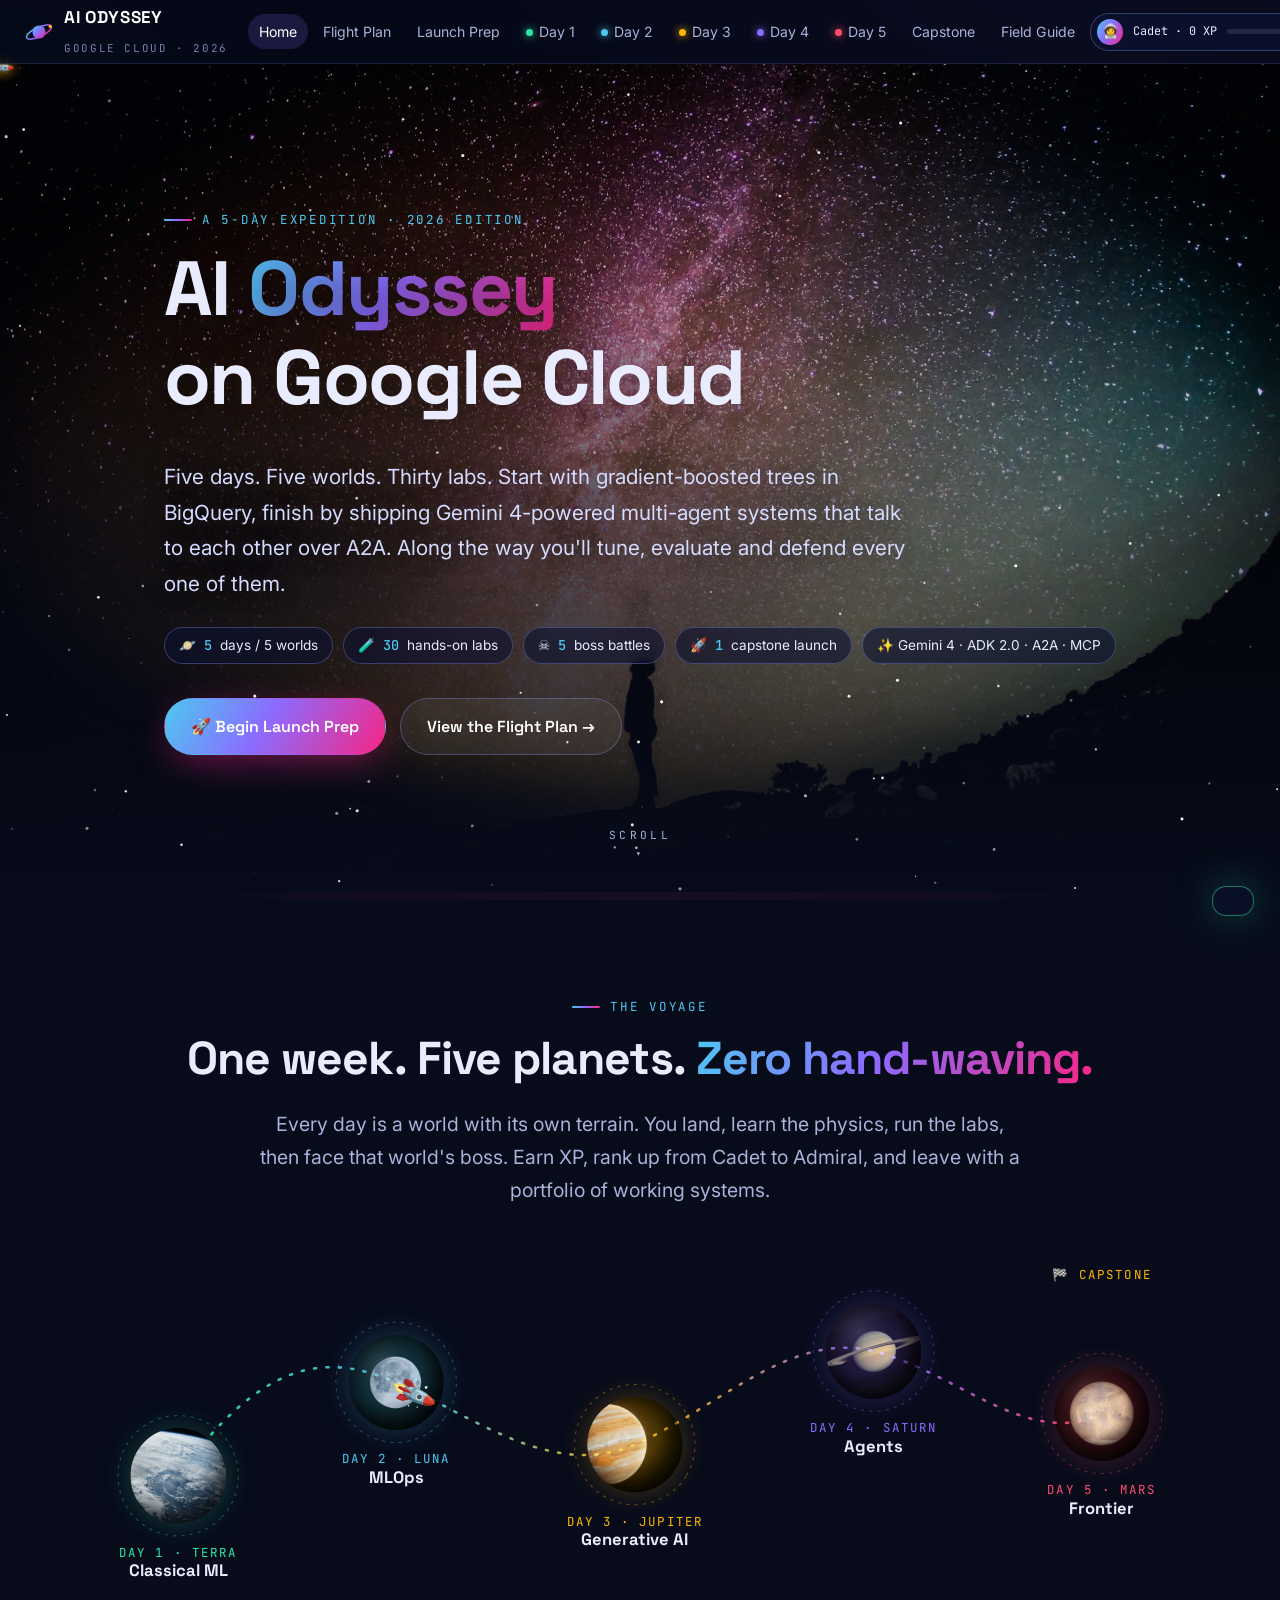
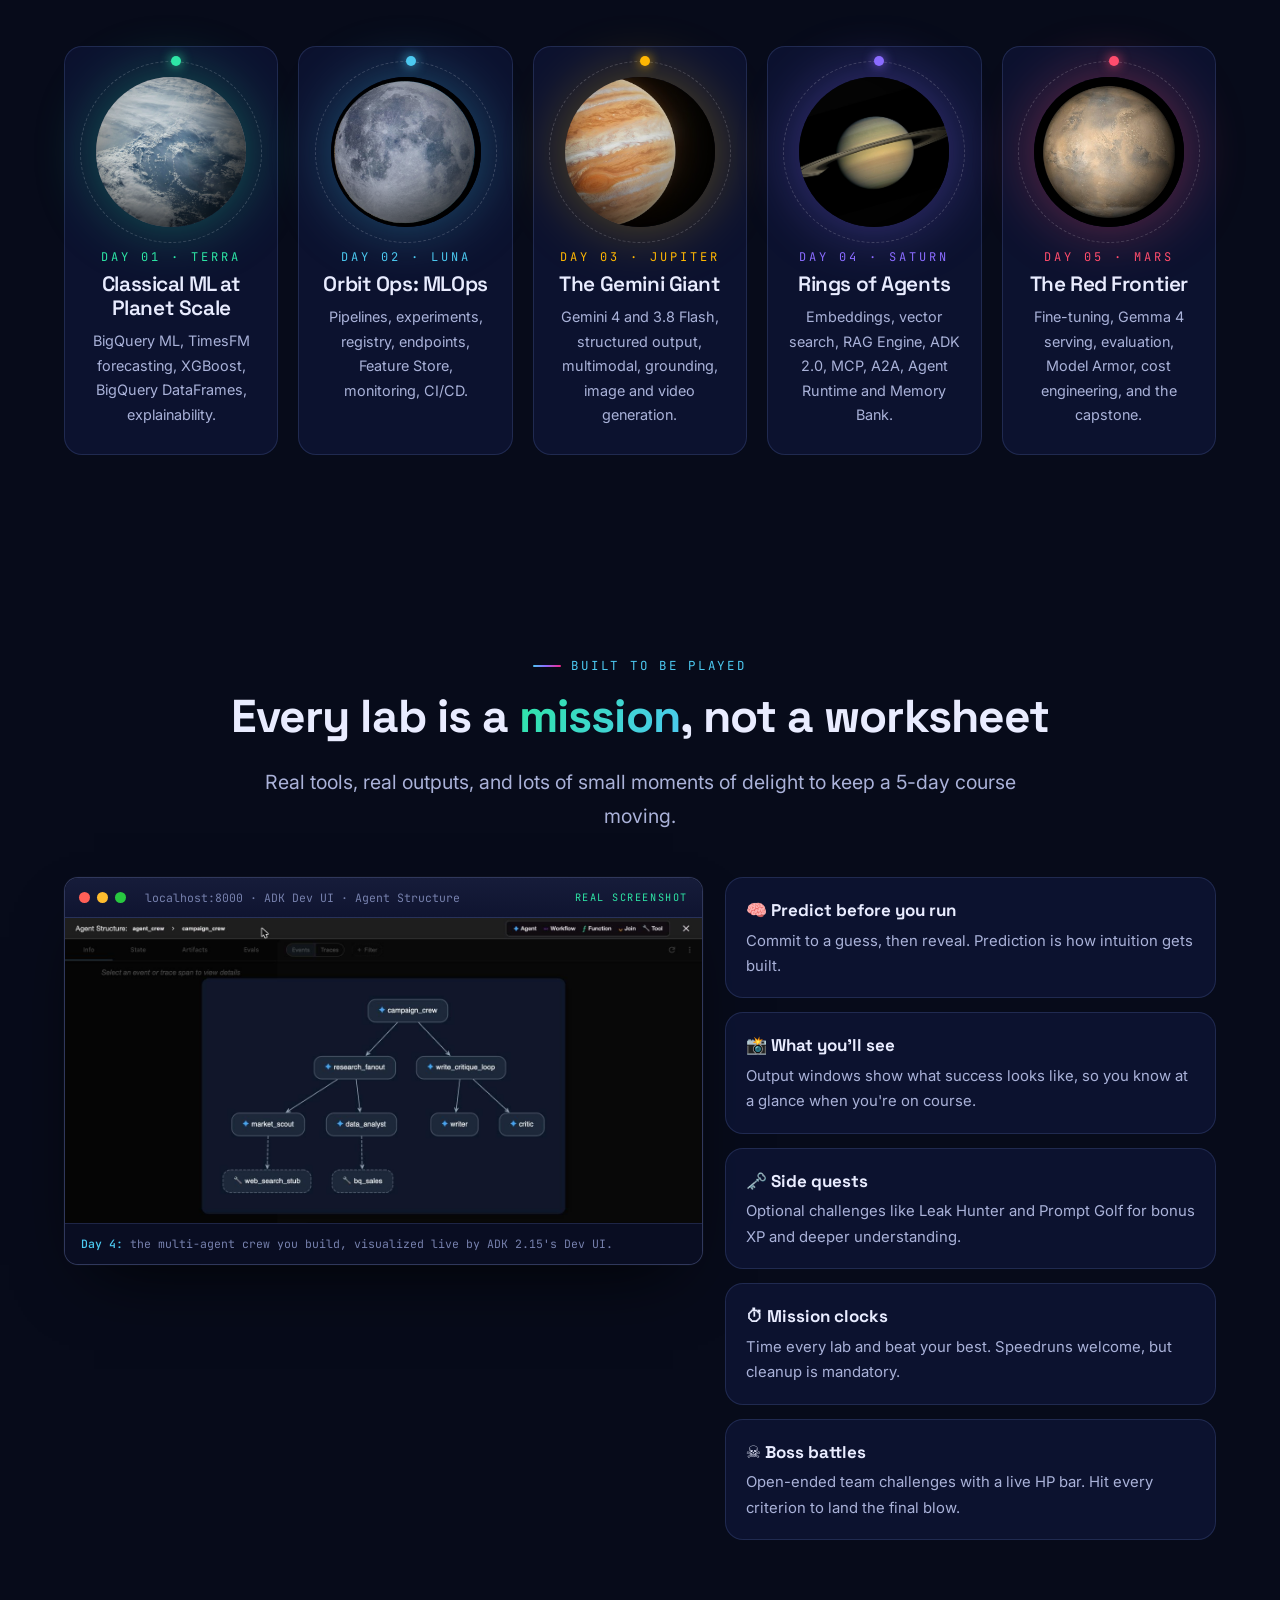
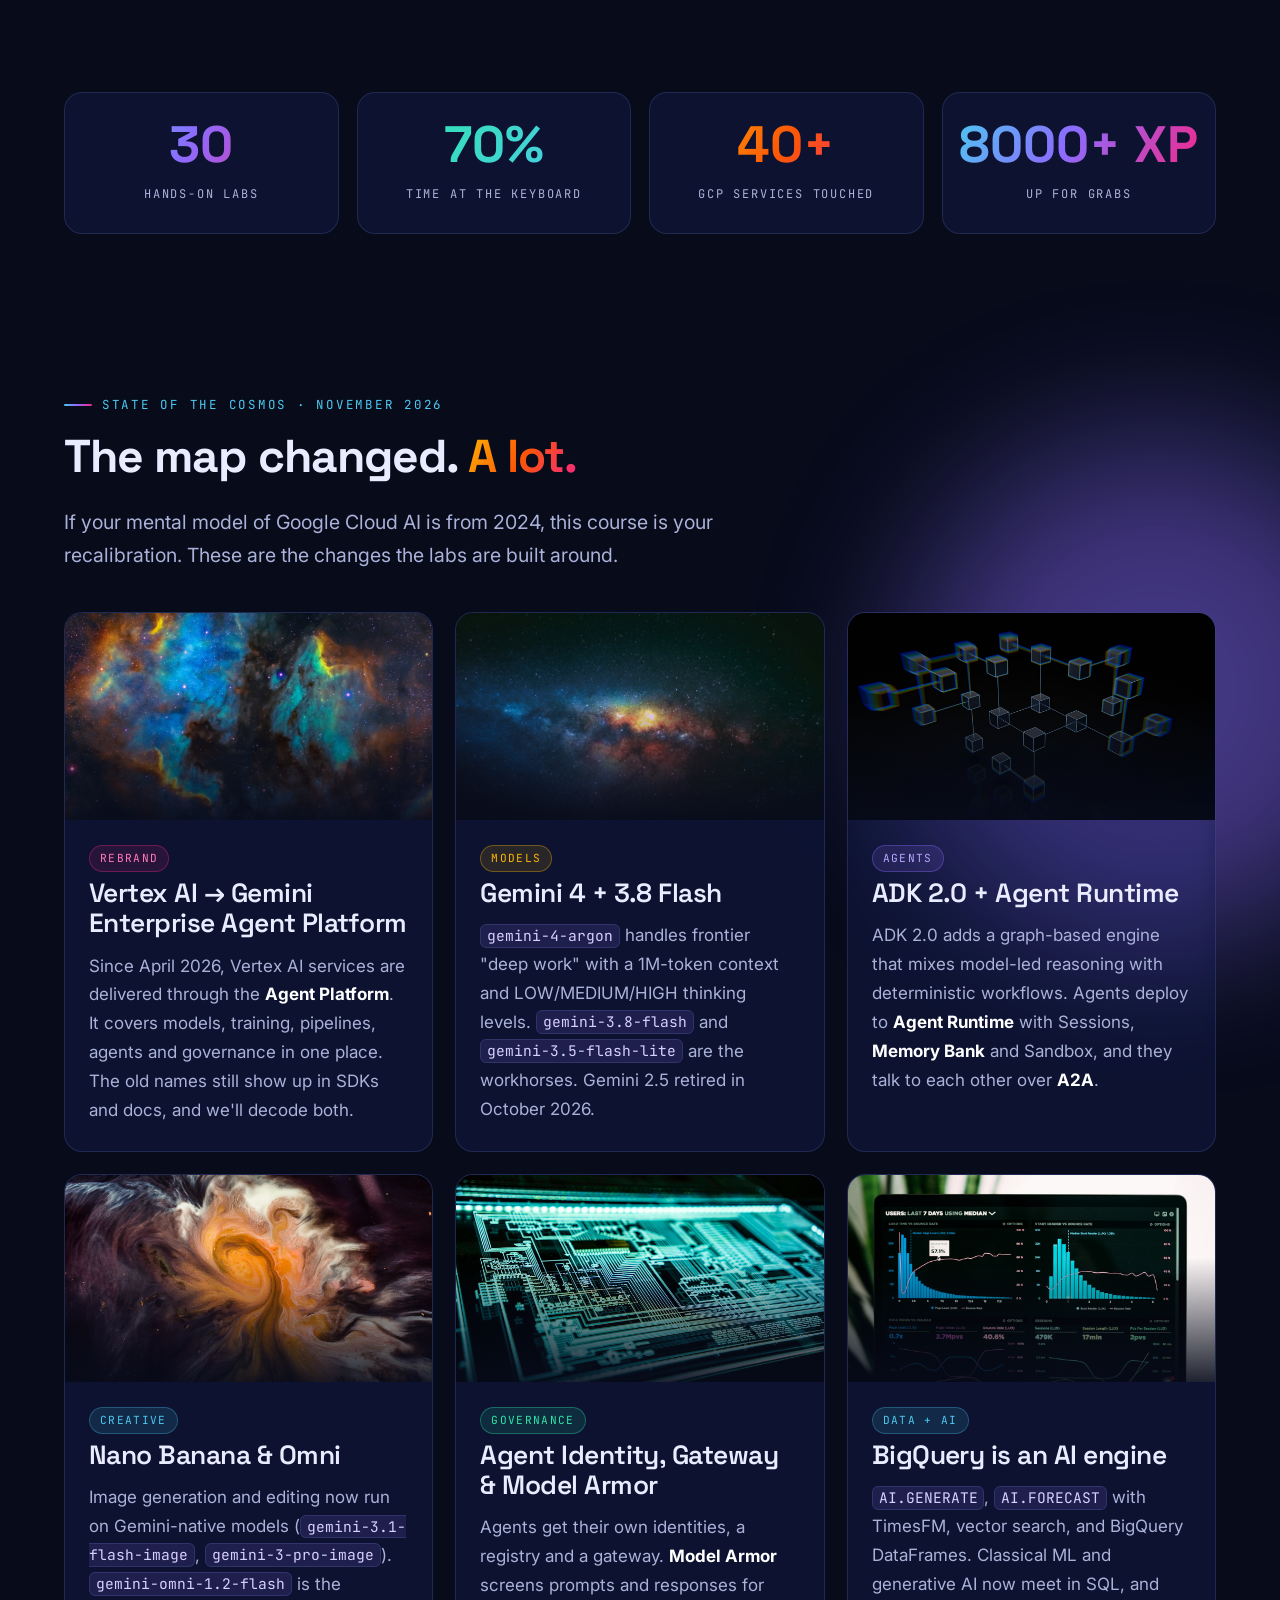
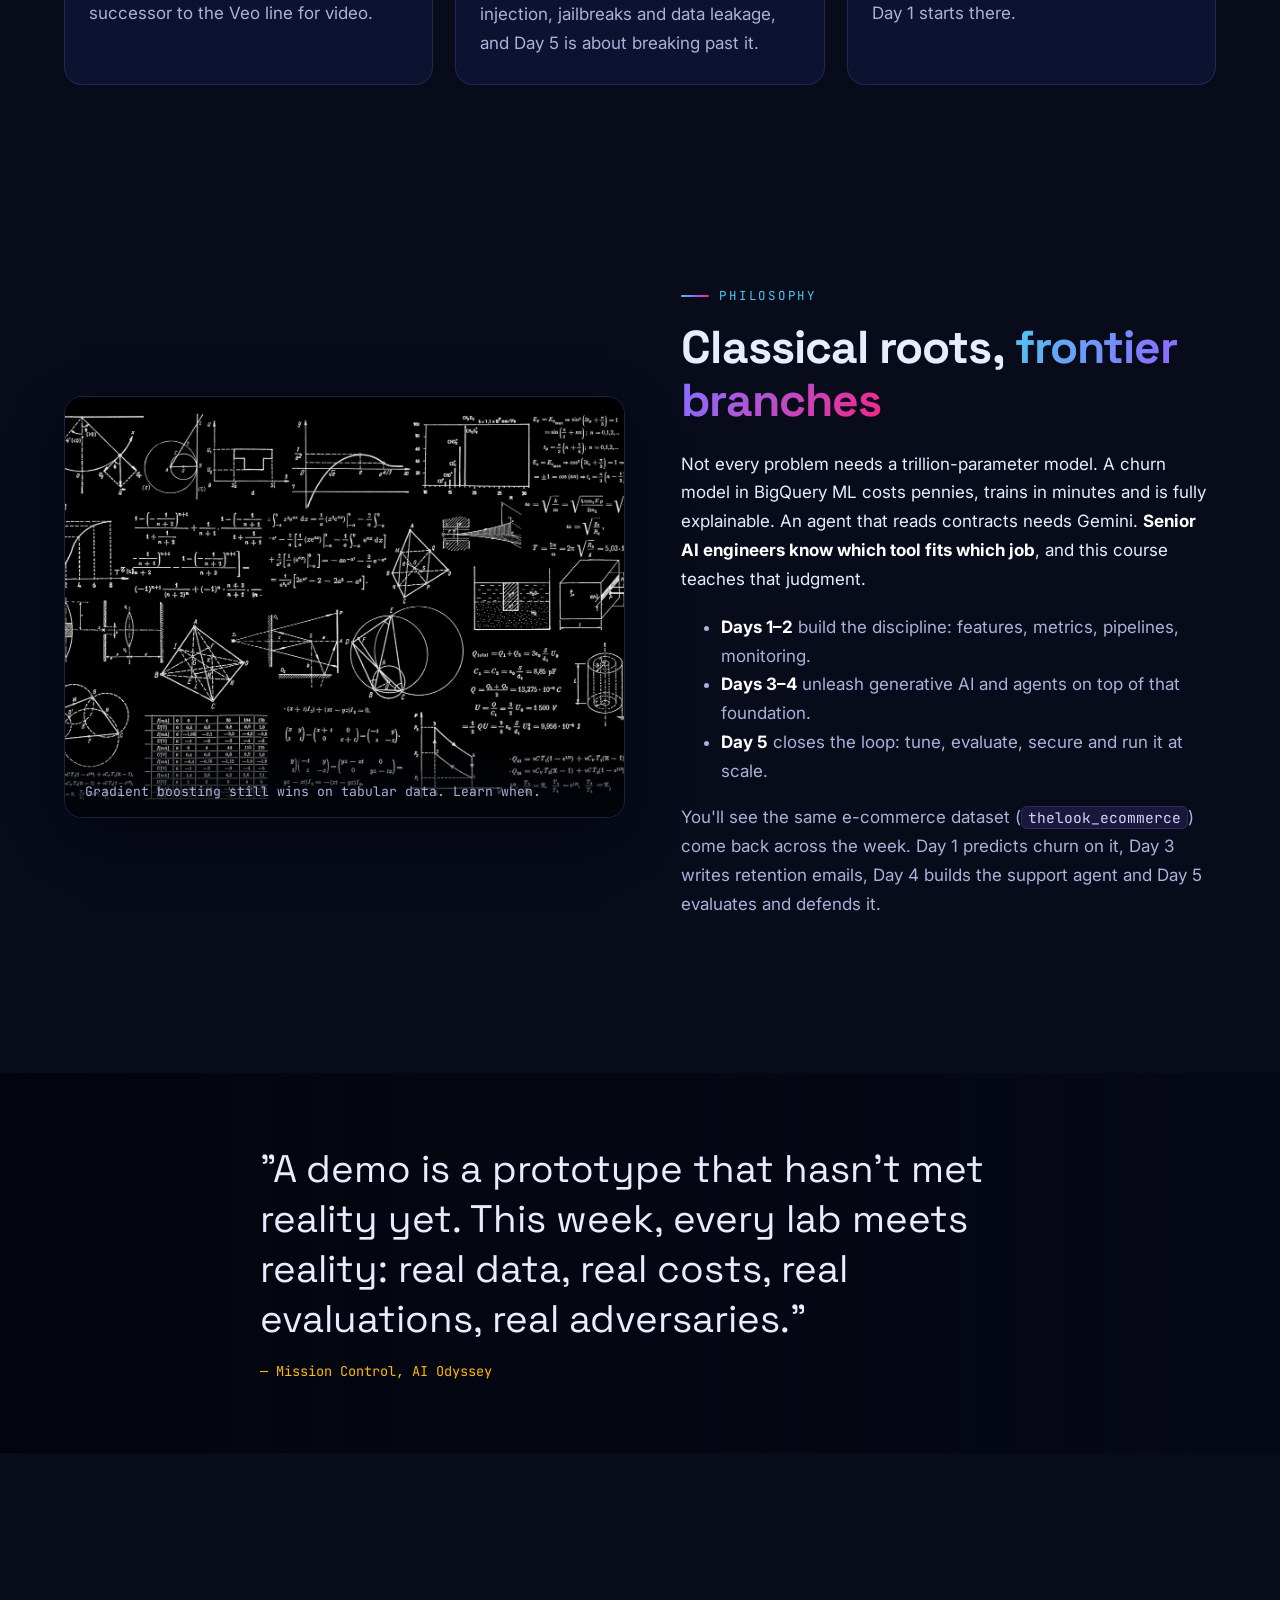
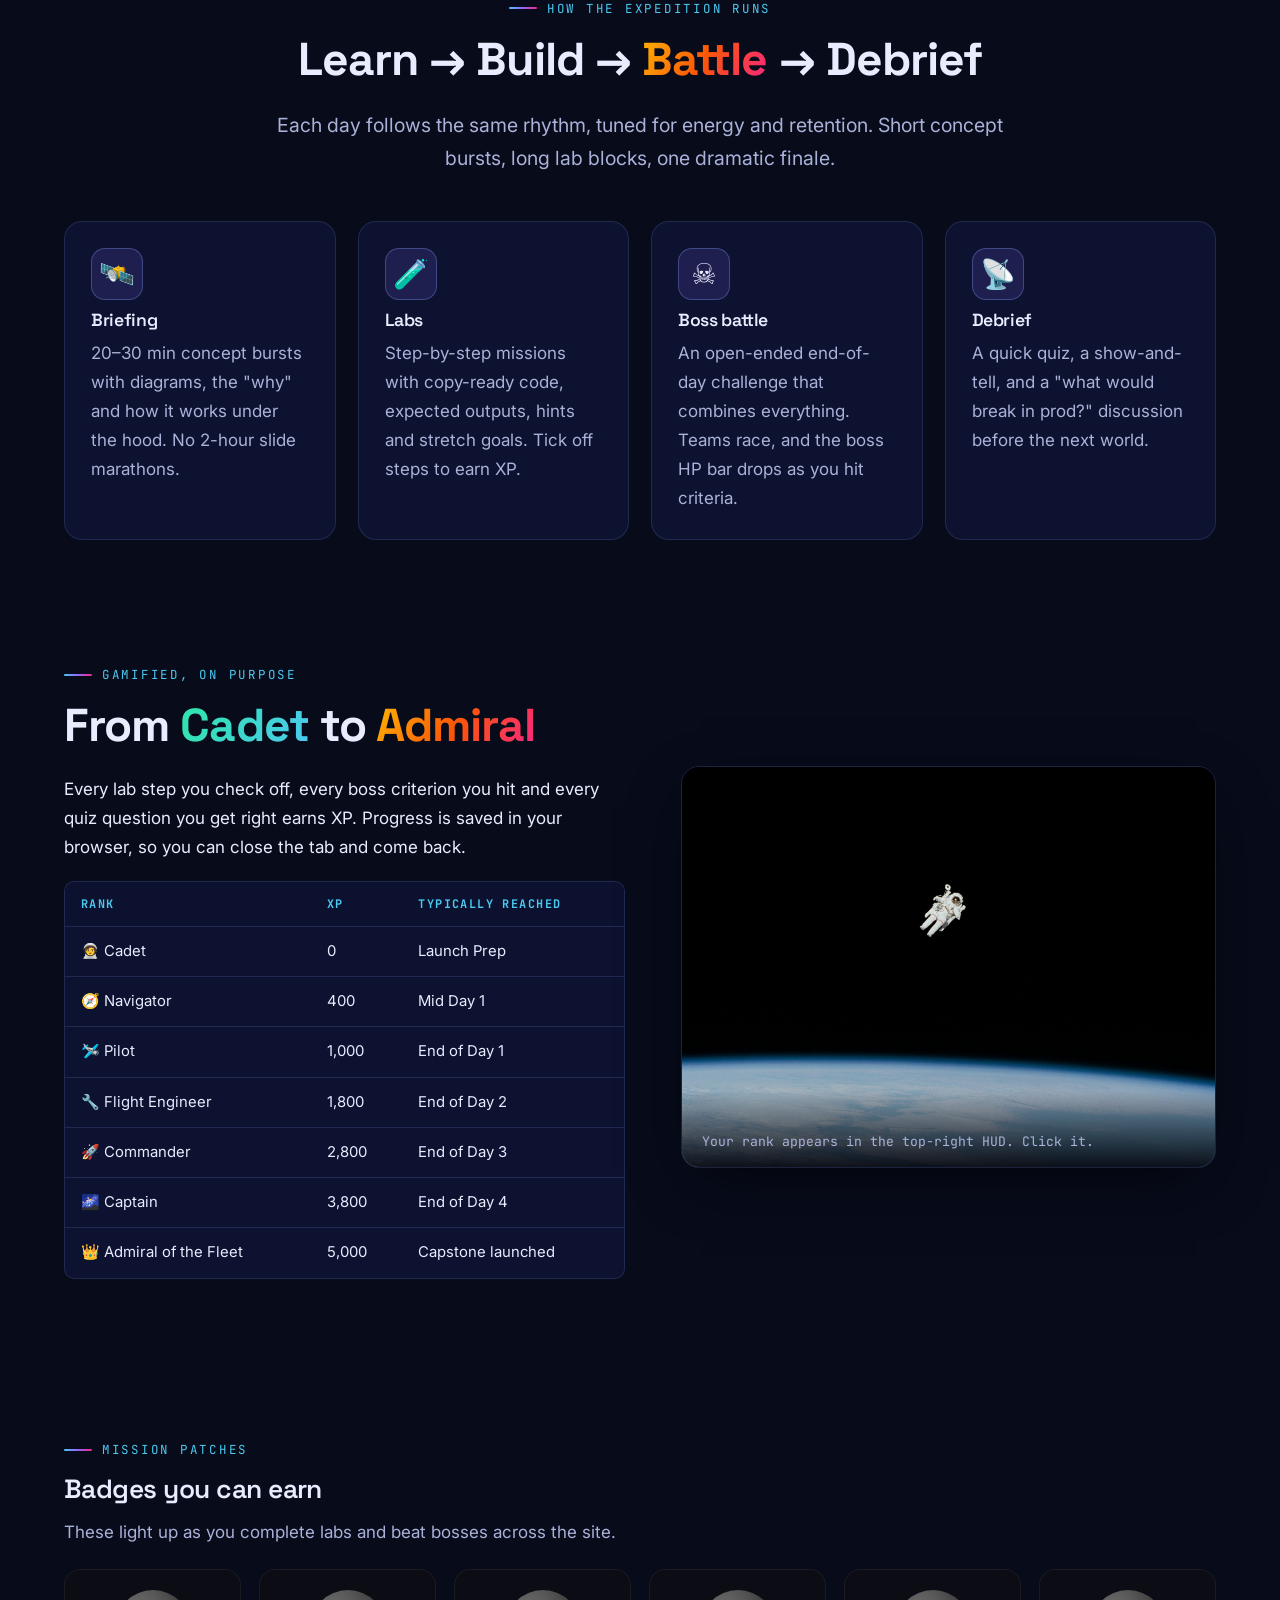
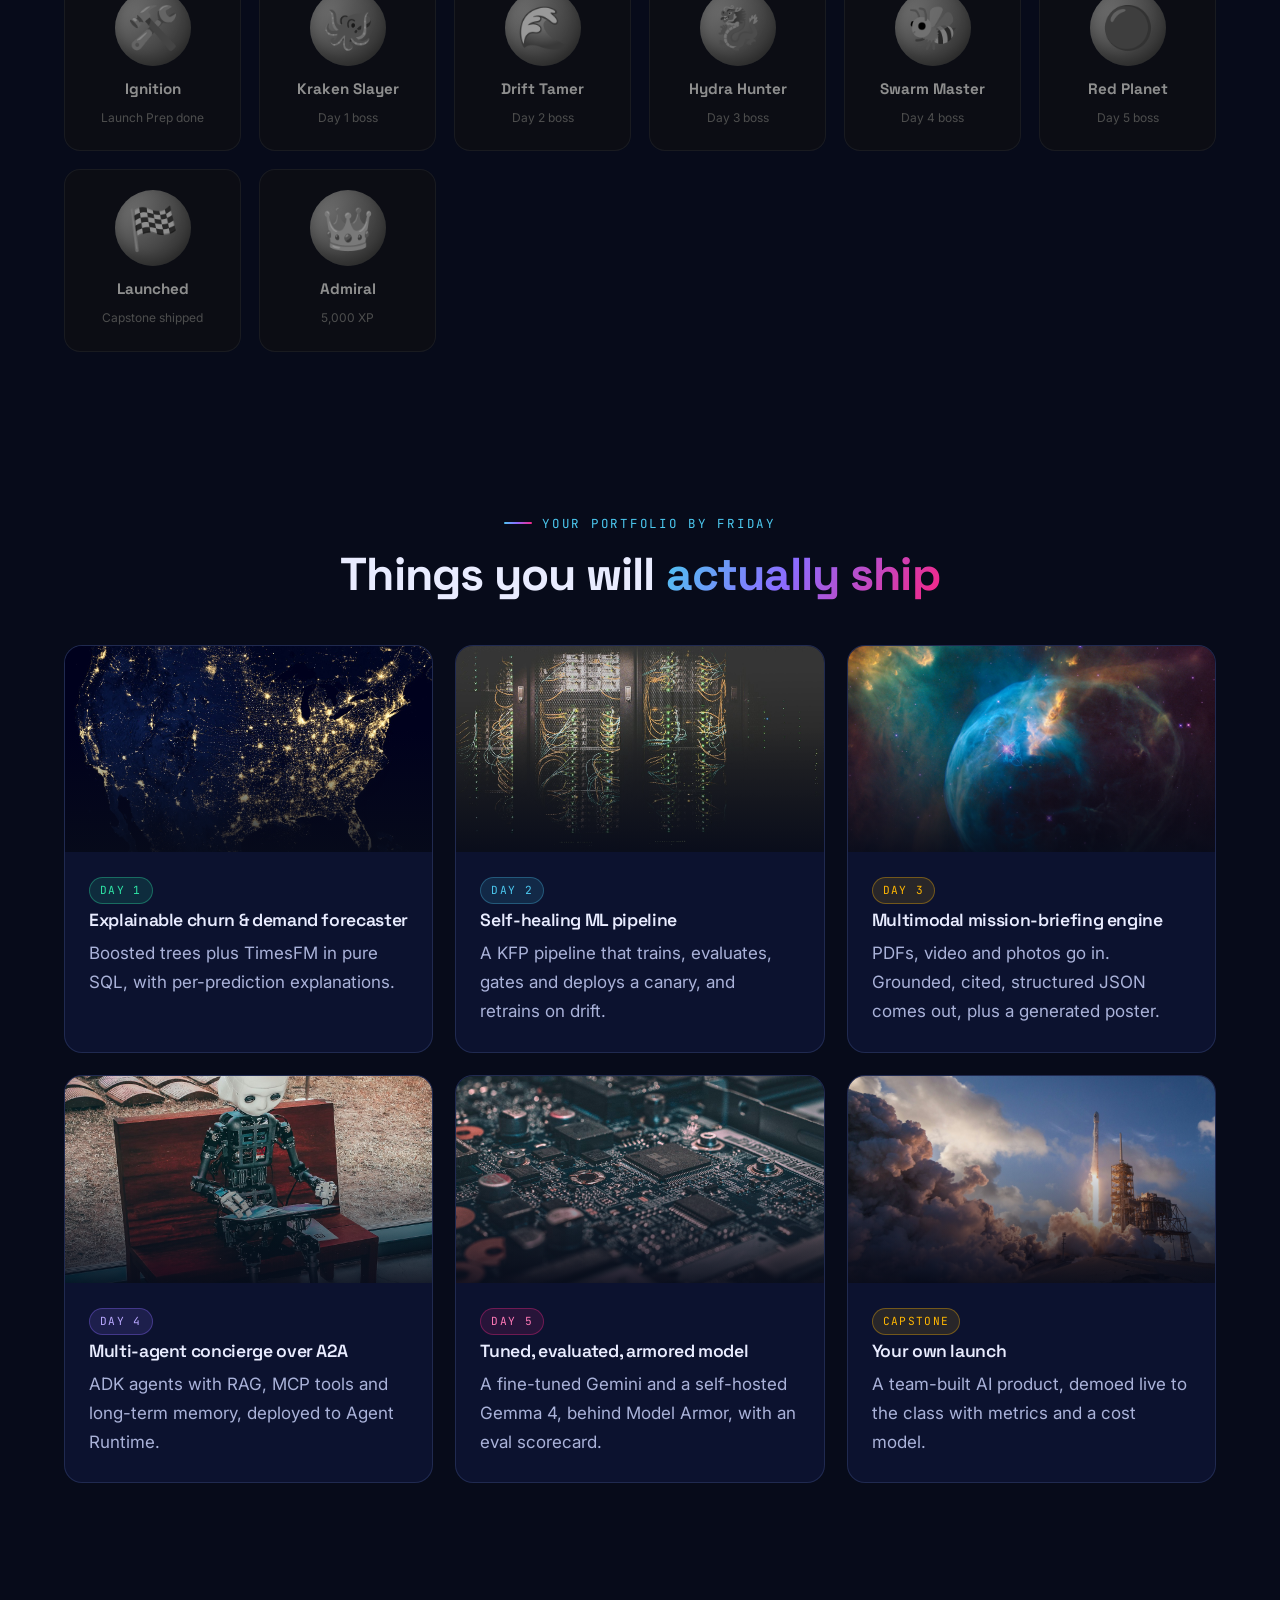
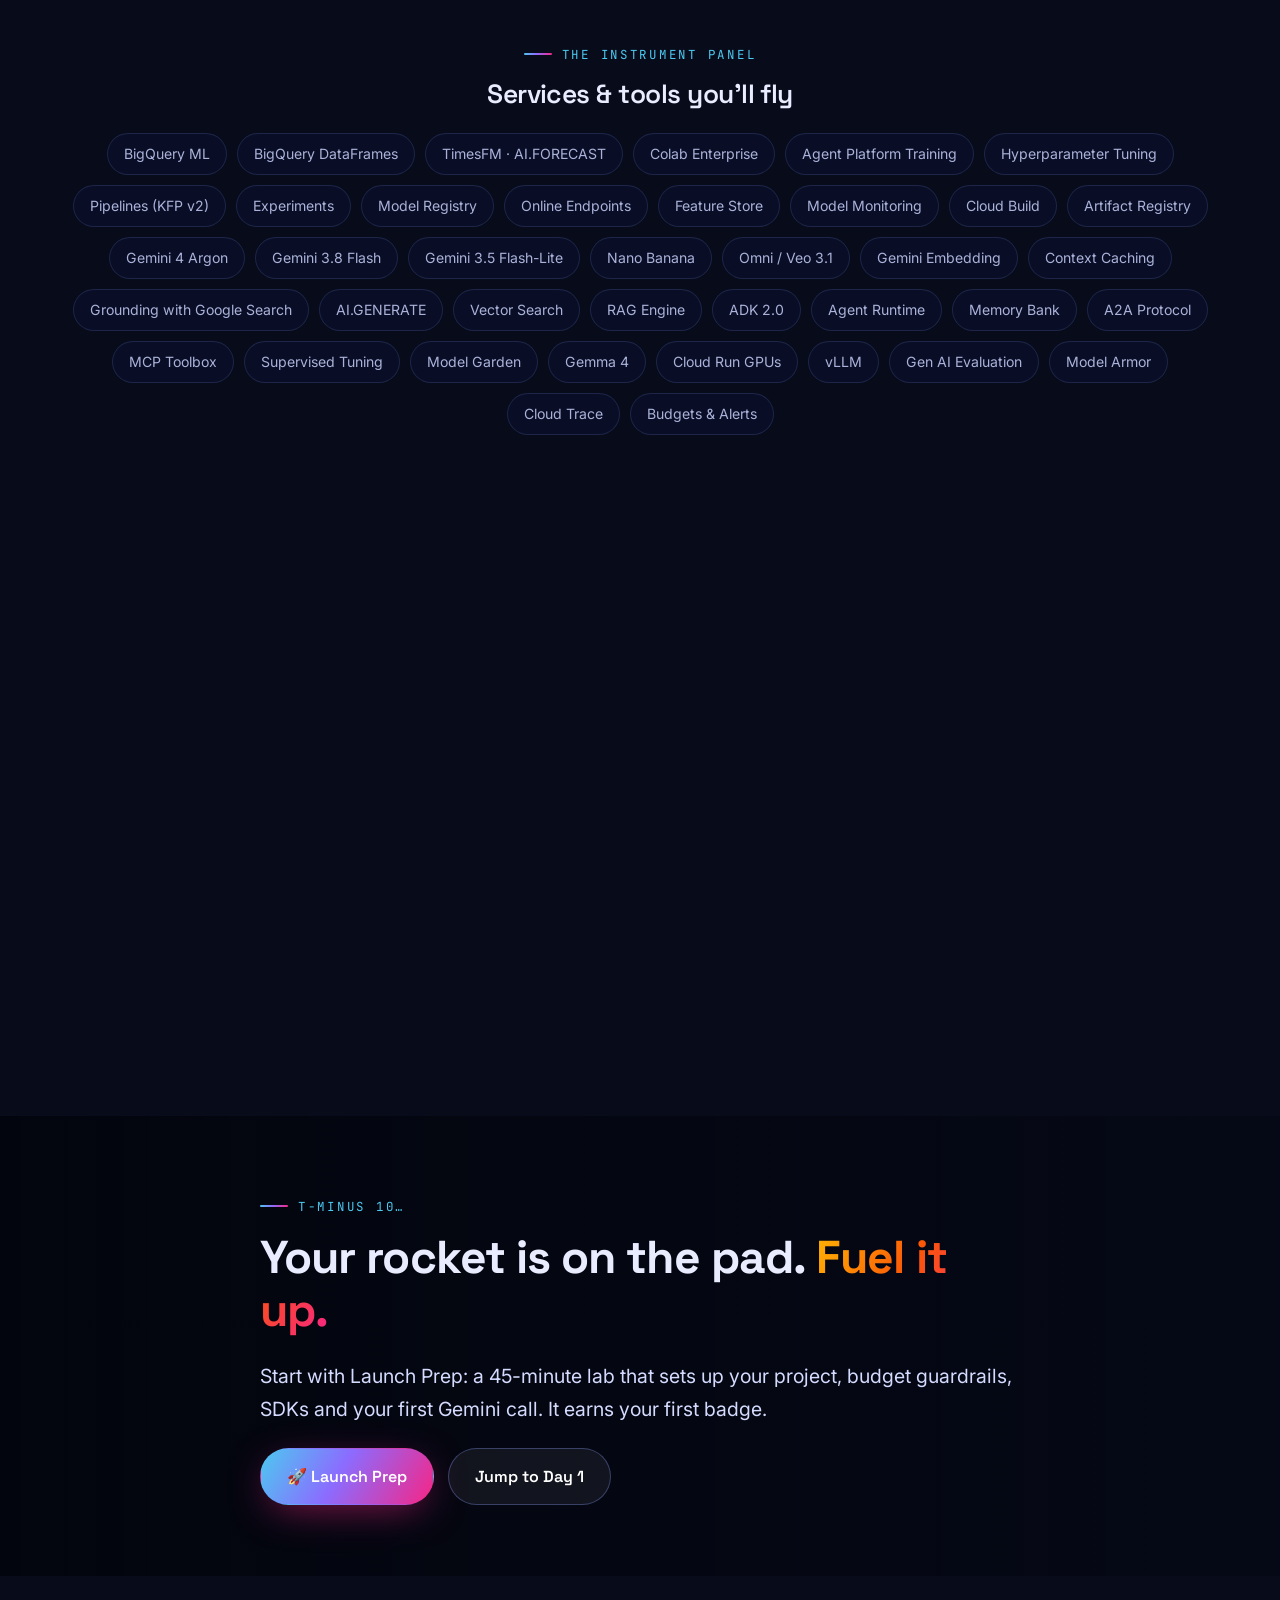
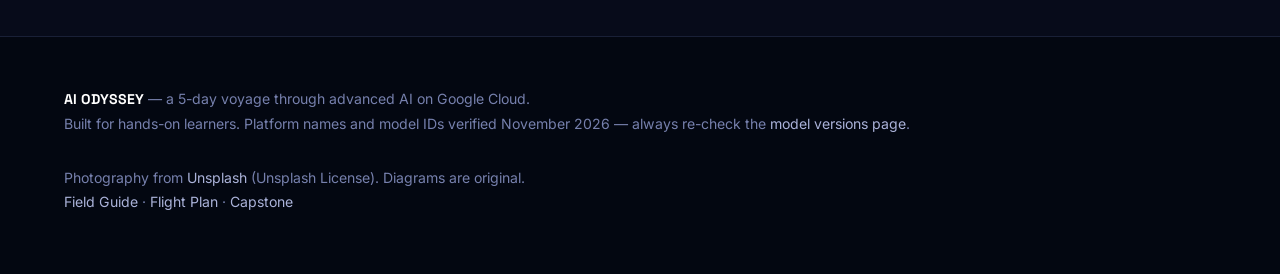
<file: index.html>
<!doctype html>
<html lang="en">
<head>
<meta charset="utf-8">
<meta name="viewport" content="width=device-width, initial-scale=1">
<title>AI Odyssey — Advanced AI on Google Cloud</title>
<meta name="description" content="A 5-day, hands-on voyage through advanced AI on Google Cloud: classical ML with BigQuery ML, MLOps, Gemini 4, multimodal generative AI, RAG, ADK agents, A2A, MCP, fine-tuning, evaluation and AI safety — 2026 edition.">
<link rel="icon" href="assets/img/favicon.svg" type="image/svg+xml">
<link rel="preconnect" href="https://fonts.googleapis.com">
<link rel="preconnect" href="https://fonts.gstatic.com" crossorigin>
<link href="https://fonts.googleapis.com/css2?family=Inter:wght@400;500;600;700&family=JetBrains+Mono:wght@400;500&family=Space+Grotesk:wght@500;600;700&display=swap" rel="stylesheet">
<link rel="stylesheet" href="assets/css/style.css?v=2">
</head>
<body data-page="home">

<!-- ================= HERO ================= -->
<header class="hero">
  <div class="hero-bg" style="background-image:url('assets/img/hero-milkyway.jpg')"></div>
  <canvas class="starfield"></canvas>
  <div class="wrap">
    <div class="eyebrow">A 5-day expedition · 2026 edition</div>
    <h1>AI <span class="grad-text">Odyssey</span><br>on Google Cloud</h1>
    <p class="lead">Five days. Five worlds. Thirty labs. Start with gradient-boosted trees in BigQuery, finish by shipping Gemini 4-powered multi-agent systems that talk to each other over A2A. Along the way you'll tune, evaluate and defend every one of them.</p>
    <div class="hero-badges">
      <span class="pill">🪐 <b>5</b> days / 5 worlds</span>
      <span class="pill">🧪 <b>30</b> hands-on labs</span>
      <span class="pill">☠️ <b>5</b> boss battles</span>
      <span class="pill">🚀 <b>1</b> capstone launch</span>
      <span class="pill">✨ Gemini 4 · ADK 2.0 · A2A · MCP</span>
    </div>
    <div class="btn-row">
      <a class="btn btn-primary" href="setup.html">🚀 Begin Launch Prep</a>
      <a class="btn btn-ghost" href="syllabus.html">View the Flight Plan →</a>
    </div>
  </div>
  <div class="scroll-cue">SCROLL<br>▾</div>
</header>

<!-- ================= THE VOYAGE ================= -->
<section class="section" id="voyage">
  <div class="wrap">
    <div class="center reveal">
      <div class="eyebrow">The voyage</div>
      <h2>One week. Five planets. <span class="grad-text">Zero hand-waving.</span></h2>
      <p class="lead">Every day is a world with its own terrain. You land, learn the physics, run the labs, then face that world's boss. Earn XP, rank up from Cadet to Admiral, and leave with a portfolio of working systems.</p>
    </div>

    <div class="voyage-map reveal" aria-label="Animated voyage map: a rocket travels past the five planets of the course">
      <svg viewBox="0 0 1110 340" role="img">
        <defs>
          <linearGradient id="vmpath" x1="0" x2="1"><stop offset="0" stop-color="#2ee6a6"/><stop offset=".25" stop-color="#4cc9f0"/><stop offset=".5" stop-color="#ffb703"/><stop offset=".75" stop-color="#8b6cff"/><stop offset="1" stop-color="#ff4d6d"/></linearGradient>
          <radialGradient id="vmshade" cx="35%" cy="30%" r="75%"><stop offset="0" stop-color="#fff" stop-opacity=".12"/><stop offset=".55" stop-color="#000" stop-opacity="0"/><stop offset="1" stop-color="#000" stop-opacity=".75"/></radialGradient>
          <filter id="vmglow" x="-50%" y="-50%" width="200%" height="200%"><feGaussianBlur stdDeviation="14"/></filter>
          <clipPath id="vmclip0"><circle cx="110" cy="230" r="46"/></clipPath><clipPath id="vmclip1"><circle cx="320" cy="140" r="46"/></clipPath><clipPath id="vmclip2"><circle cx="550" cy="200" r="46"/></clipPath><clipPath id="vmclip3"><circle cx="780" cy="110" r="46"/></clipPath><clipPath id="vmclip4"><circle cx="1000" cy="170" r="46"/></clipPath>
        </defs>
        <path d="M110 230 C 190 120, 250 110, 320 140 S 470 235, 550 200 S 700 90, 780 110 S 930 205, 1000 170" fill="none" stroke="url(#vmpath)" stroke-width="2.5" stroke-dasharray="2 10" stroke-linecap="round" opacity=".9"><animate attributeName="stroke-dashoffset" from="0" to="-120" dur="4s" repeatCount="indefinite"/></path>
        <a href="day1.html"><g class="vm-planet">
      <circle cx="110" cy="230" r="58" fill="none" stroke="#2ee6a6" stroke-opacity=".35" stroke-dasharray="3 5"><animateTransform attributeName="transform" type="rotate" from="0 110 230" to="360 110 230" dur="30s" repeatCount="indefinite"/></circle>
      <circle cx="110" cy="230" r="46" fill="#2ee6a6" opacity=".25" filter="url(#vmglow)"/>
      <image href="assets/img/earth-iss.jpg" x="64" y="184" width="92" height="92" preserveAspectRatio="xMidYMid slice" clip-path="url(#vmclip0)"/>
      <circle cx="110" cy="230" r="46" fill="url(#vmshade)"/>
      <text x="110" y="308" text-anchor="middle" fill="#2ee6a6" font-family="JetBrains Mono, monospace" font-size="12" letter-spacing="2">DAY 1 · TERRA</text>
      <text x="110" y="327" text-anchor="middle" fill="#e9ecff" font-family="Space Grotesk, sans-serif" font-size="16" font-weight="700">Classical ML</text>
    </g></a><a href="day2.html"><g class="vm-planet">
      <circle cx="320" cy="140" r="58" fill="none" stroke="#4cc9f0" stroke-opacity=".35" stroke-dasharray="3 5"><animateTransform attributeName="transform" type="rotate" from="0 320 140" to="360 320 140" dur="36s" repeatCount="indefinite"/></circle>
      <circle cx="320" cy="140" r="46" fill="#4cc9f0" opacity=".25" filter="url(#vmglow)"/>
      <image class="blend" href="assets/img/moon-full.jpg" x="274" y="94" width="92" height="92" preserveAspectRatio="xMidYMid slice" clip-path="url(#vmclip1)"/>
      <circle cx="320" cy="140" r="46" fill="url(#vmshade)"/>
      <text x="320" y="218" text-anchor="middle" fill="#4cc9f0" font-family="JetBrains Mono, monospace" font-size="12" letter-spacing="2">DAY 2 · LUNA</text>
      <text x="320" y="237" text-anchor="middle" fill="#e9ecff" font-family="Space Grotesk, sans-serif" font-size="16" font-weight="700">MLOps</text>
    </g></a><a href="day3.html"><g class="vm-planet">
      <circle cx="550" cy="200" r="58" fill="none" stroke="#ffb703" stroke-opacity=".35" stroke-dasharray="3 5"><animateTransform attributeName="transform" type="rotate" from="0 550 200" to="360 550 200" dur="42s" repeatCount="indefinite"/></circle>
      <circle cx="550" cy="200" r="46" fill="#ffb703" opacity=".25" filter="url(#vmglow)"/>
      <image class="blend" href="assets/img/jupiter.jpg" x="504" y="154" width="92" height="92" preserveAspectRatio="xMidYMid slice" clip-path="url(#vmclip2)"/>
      <circle cx="550" cy="200" r="46" fill="url(#vmshade)"/>
      <text x="550" y="278" text-anchor="middle" fill="#ffb703" font-family="JetBrains Mono, monospace" font-size="12" letter-spacing="2">DAY 3 · JUPITER</text>
      <text x="550" y="297" text-anchor="middle" fill="#e9ecff" font-family="Space Grotesk, sans-serif" font-size="16" font-weight="700">Generative AI</text>
    </g></a><a href="day4.html"><g class="vm-planet">
      <circle cx="780" cy="110" r="58" fill="none" stroke="#8b6cff" stroke-opacity=".35" stroke-dasharray="3 5"><animateTransform attributeName="transform" type="rotate" from="0 780 110" to="360 780 110" dur="48s" repeatCount="indefinite"/></circle>
      <circle cx="780" cy="110" r="46" fill="#8b6cff" opacity=".25" filter="url(#vmglow)"/>
      <image class="blend" href="assets/img/saturn.jpg" x="734" y="64" width="92" height="92" preserveAspectRatio="xMidYMid slice" clip-path="url(#vmclip3)"/>
      <circle cx="780" cy="110" r="46" fill="url(#vmshade)"/>
      <text x="780" y="188" text-anchor="middle" fill="#8b6cff" font-family="JetBrains Mono, monospace" font-size="12" letter-spacing="2">DAY 4 · SATURN</text>
      <text x="780" y="207" text-anchor="middle" fill="#e9ecff" font-family="Space Grotesk, sans-serif" font-size="16" font-weight="700">Agents</text>
    </g></a><a href="day5.html"><g class="vm-planet">
      <circle cx="1000" cy="170" r="58" fill="none" stroke="#ff4d6d" stroke-opacity=".35" stroke-dasharray="3 5"><animateTransform attributeName="transform" type="rotate" from="0 1000 170" to="360 1000 170" dur="54s" repeatCount="indefinite"/></circle>
      <circle cx="1000" cy="170" r="46" fill="#ff4d6d" opacity=".25" filter="url(#vmglow)"/>
      <image class="blend" href="assets/img/mars.jpg" x="954" y="124" width="92" height="92" preserveAspectRatio="xMidYMid slice" clip-path="url(#vmclip4)"/>
      <circle cx="1000" cy="170" r="46" fill="url(#vmshade)"/>
      <text x="1000" y="248" text-anchor="middle" fill="#ff4d6d" font-family="JetBrains Mono, monospace" font-size="12" letter-spacing="2">DAY 5 · MARS</text>
      <text x="1000" y="267" text-anchor="middle" fill="#e9ecff" font-family="Space Grotesk, sans-serif" font-size="16" font-weight="700">Frontier</text>
    </g></a>
        <g><text font-size="30" transform="rotate(45) translate(-14 10)">🚀</text>
          <animateMotion dur="16s" repeatCount="indefinite" rotate="auto" keyPoints="0;1;1" keyTimes="0;.85;1" calcMode="linear" path="M110 230 C 190 120, 250 110, 320 140 S 470 235, 550 200 S 700 90, 780 110 S 930 205, 1000 170"/></g>
        <text x="1000" y="40" text-anchor="middle" fill="#ffb703" font-family="JetBrains Mono, monospace" font-size="12" letter-spacing="2">🏁 CAPSTONE</text>
      </svg>
    </div>
    <div class="planets" style="margin-top:56px">
      <a class="card lift planet-card reveal" href="day1.html" style="--pcolor:#2ee6a6;--pglow:rgba(46,230,166,.35)">
        <div class="planet" style="background-image:url('assets/img/earth-iss.jpg');background-size:220%;background-position:30% 60%"></div>
        <div class="dayno">DAY 01 · TERRA</div>
        <h3>Classical ML at Planet Scale</h3>
        <p>BigQuery ML, TimesFM forecasting, XGBoost, BigQuery DataFrames, explainability.</p>
      </a>
      <a class="card lift planet-card reveal" href="day2.html" style="--pcolor:#4cc9f0;--pglow:rgba(76,201,240,.35)">
        <div class="planet" style="background-image:url('assets/img/moon-full.jpg');background-size:175%"></div>
        <div class="dayno">DAY 02 · LUNA</div>
        <h3>Orbit Ops: MLOps</h3>
        <p>Pipelines, experiments, registry, endpoints, Feature Store, monitoring, CI/CD.</p>
      </a>
      <a class="card lift planet-card reveal" href="day3.html" style="--pcolor:#ffb703;--pglow:rgba(255,183,3,.35)">
        <div class="planet" style="background-image:url('assets/img/jupiter.jpg');background-size:210%;background-position:42% 50%"></div>
        <div class="dayno">DAY 03 · JUPITER</div>
        <h3>The Gemini Giant</h3>
        <p>Gemini 4 and 3.8 Flash, structured output, multimodal, grounding, image and video generation.</p>
      </a>
      <a class="card lift planet-card reveal" href="day4.html" style="--pcolor:#8b6cff;--pglow:rgba(139,108,255,.4)">
        <div class="planet" style="background-image:url('assets/img/saturn.jpg');background-size:150%"></div>
        <div class="dayno">DAY 04 · SATURN</div>
        <h3>Rings of Agents</h3>
        <p>Embeddings, vector search, RAG Engine, ADK 2.0, MCP, A2A, Agent Runtime and Memory Bank.</p>
      </a>
      <a class="card lift planet-card reveal" href="day5.html" style="--pcolor:#ff4d6d;--pglow:rgba(255,77,109,.4)">
        <div class="planet" style="background-image:url('assets/img/mars.jpg');background-size:175%"></div>
        <div class="dayno">DAY 05 · MARS</div>
        <h3>The Red Frontier</h3>
        <p>Fine-tuning, Gemma 4 serving, evaluation, Model Armor, cost engineering, and the capstone.</p>
      </a>
    </div>
  </div>
</section>


<!-- ================= SHOWCASE ================= -->
<section class="section" id="showcase">
  <div class="wrap">
    <div class="center reveal">
      <div class="eyebrow">Built to be played</div>
      <h2>Every lab is a <span class="grad-mint">mission</span>, not a worksheet</h2>
      <p class="lead">Real tools, real outputs, and lots of small moments of delight to keep a 5-day course moving.</p>
    </div>
    <div class="showcase" style="margin-top:44px">
      <figure class="shot tilt reveal" style="margin:0"><div class="shot-bar"><i></i><i></i><i></i><span>localhost:8000 · ADK Dev UI · Agent Structure</span><span class="live">REAL SCREENSHOT</span></div>
        <img src="assets/img/shots/adk-graph-crew.jpg" alt="ADK Dev UI agent graph: a sequential campaign crew with a parallel research fan-out and a writer-critic loop" loading="lazy">
        <figcaption><b>Day 4:</b> the multi-agent crew you build, visualized live by ADK 2.15's Dev UI.</figcaption></figure>
      <div class="grid" style="gap:14px">
        <div class="card reveal" style="padding:18px 20px"><b style="font-family:var(--font-display)">🧠 Predict before you run</b><p class="dim" style="margin:4px 0 0;font-size:.93rem">Commit to a guess, then reveal. Prediction is how intuition gets built.</p></div>
        <div class="card reveal" style="padding:18px 20px"><b style="font-family:var(--font-display)">📸 What you'll see</b><p class="dim" style="margin:4px 0 0;font-size:.93rem">Output windows show what success looks like, so you know at a glance when you're on course.</p></div>
        <div class="card reveal" style="padding:18px 20px"><b style="font-family:var(--font-display)">🗝️ Side quests</b><p class="dim" style="margin:4px 0 0;font-size:.93rem">Optional challenges like Leak Hunter and Prompt Golf for bonus XP and deeper understanding.</p></div>
        <div class="card reveal" style="padding:18px 20px"><b style="font-family:var(--font-display)">⏱ Mission clocks</b><p class="dim" style="margin:4px 0 0;font-size:.93rem">Time every lab and beat your best. Speedruns welcome, but cleanup is mandatory.</p></div>
        <div class="card reveal" style="padding:18px 20px"><b style="font-family:var(--font-display)">☠️ Boss battles</b><p class="dim" style="margin:4px 0 0;font-size:.93rem">Open-ended team challenges with a live HP bar. Hit every criterion to land the final blow.</p></div>
      </div>
    </div>
  </div>
</section>

<!-- ================= STATS ================= -->
<section class="section-tight">
  <div class="wrap">
    <div class="stats">
      <div class="stat reveal"><b class="grad-text" data-count="30">30</b><span>Hands-on labs</span></div>
      <div class="stat reveal"><b class="grad-mint" data-count="70" data-suffix="%">70%</b><span>Time at the keyboard</span></div>
      <div class="stat reveal"><b class="grad-sun" data-count="40" data-suffix="+">40+</b><span>GCP services touched</span></div>
      <div class="stat reveal"><b class="grad-text" data-count="8000" data-suffix="+ XP">8000+ XP</b><span>Up for grabs</span></div>
    </div>
  </div>
</section>

<!-- ================= WHAT'S NEW 2026 ================= -->
<section class="section" id="new">
  <div class="orb" style="width:500px;height:500px;background:#8b6cff;top:10%;right:-10%"></div>
  <div class="wrap">
    <div class="reveal">
      <div class="eyebrow">State of the cosmos · November 2026</div>
      <h2>The map changed. <span class="grad-sun">A lot.</span></h2>
      <p class="lead">If your mental model of Google Cloud AI is from 2024, this course is your recalibration. These are the changes the labs are built around.</p>
    </div>
    <div class="grid g3" style="margin-top:40px">
      <div class="card img-card lift reveal">
        <div class="img" style="background-image:url('assets/img/nebula-color.jpg')"></div>
        <div class="body"><span class="tag magenta">Rebrand</span><h3>Vertex AI → Gemini Enterprise Agent Platform</h3><p class="dim">Since April 2026, Vertex AI services are delivered through the <strong>Agent Platform</strong>. It covers models, training, pipelines, agents and governance in one place. The old names still show up in SDKs and docs, and we'll decode both.</p></div>
      </div>
      <div class="card img-card lift reveal">
        <div class="img" style="background-image:url('assets/img/galaxy-core.jpg')"></div>
        <div class="body"><span class="tag amber">Models</span><h3>Gemini 4 + 3.8 Flash</h3><p class="dim"><code>gemini-4-argon</code> handles frontier "deep work" with a 1M-token context and LOW/MEDIUM/HIGH thinking levels. <code>gemini-3.8-flash</code> and <code>gemini-3.5-flash-lite</code> are the workhorses. Gemini 2.5 retired in October 2026.</p></div>
      </div>
      <div class="card img-card lift reveal">
        <div class="img" style="background-image:url('assets/img/network-cubes.jpg')"></div>
        <div class="body"><span class="tag violet">Agents</span><h3>ADK 2.0 + Agent Runtime</h3><p class="dim">ADK 2.0 adds a graph-based engine that mixes model-led reasoning with deterministic workflows. Agents deploy to <strong>Agent Runtime</strong> with Sessions, <strong>Memory Bank</strong> and Sandbox, and they talk to each other over <strong>A2A</strong>.</p></div>
      </div>
      <div class="card img-card lift reveal">
        <div class="img" style="background-image:url('assets/img/cosmic-swirl.jpg')"></div>
        <div class="body"><span class="tag">Creative</span><h3>Nano Banana &amp; Omni</h3><p class="dim">Image generation and editing now run on Gemini-native models (<code>gemini-3.1-flash-image</code>, <code>gemini-3-pro-image</code>). <code>gemini-omni-1.2-flash</code> is the successor to the Veo line for video.</p></div>
      </div>
      <div class="card img-card lift reveal">
        <div class="img" style="background-image:url('assets/img/circuit-glow.jpg')"></div>
        <div class="body"><span class="tag green">Governance</span><h3>Agent Identity, Gateway &amp; Model Armor</h3><p class="dim">Agents get their own identities, a registry and a gateway. <strong>Model Armor</strong> screens prompts and responses for injection, jailbreaks and data leakage, and Day 5 is about breaking past it.</p></div>
      </div>
      <div class="card img-card lift reveal">
        <div class="img" style="background-image:url('assets/img/analytics.jpg')"></div>
        <div class="body"><span class="tag">Data + AI</span><h3>BigQuery is an AI engine</h3><p class="dim"><code>AI.GENERATE</code>, <code>AI.FORECAST</code> with TimesFM, vector search, and BigQuery DataFrames. Classical ML and generative AI now meet in SQL, and Day 1 starts there.</p></div>
      </div>
    </div>
  </div>
</section>

<!-- ================= CLASSICAL + FRONTIER ================= -->
<section class="section">
  <div class="wrap split">
    <figure class="photo reveal" style="margin:0"><img src="assets/img/math-board.jpg" alt="Chalkboard full of mathematical diagrams" loading="lazy"><figcaption>Gradient boosting still wins on tabular data. Learn when.</figcaption></figure>
    <div class="reveal">
      <div class="eyebrow">Philosophy</div>
      <h2>Classical roots, <span class="grad-text">frontier branches</span></h2>
      <p>Not every problem needs a trillion-parameter model. A churn model in BigQuery ML costs pennies, trains in minutes and is fully explainable. An agent that reads contracts needs Gemini. <strong>Senior AI engineers know which tool fits which job</strong>, and this course teaches that judgment.</p>
      <ul class="dim">
        <li><strong>Days 1–2</strong> build the discipline: features, metrics, pipelines, monitoring.</li>
        <li><strong>Days 3–4</strong> unleash generative AI and agents on top of that foundation.</li>
        <li><strong>Day 5</strong> closes the loop: tune, evaluate, secure and run it at scale.</li>
      </ul>
      <p class="dim">You'll see the same e-commerce dataset (<code>thelook_ecommerce</code>) come back across the week. Day 1 predicts churn on it, Day 3 writes retention emails, Day 4 builds the support agent and Day 5 evaluates and defends it.</p>
    </div>
  </div>
</section>

<!-- ================= BANNER QUOTE ================= -->
<section class="banner">
  <div class="bg" style="background-image:url('assets/img/rocket-arc.jpg')"></div>
  <div class="wrap">
    <blockquote>"A demo is a prototype that hasn't met reality yet. This week, every lab meets reality: real data, real costs, real evaluations, real adversaries."</blockquote>
    <cite>— Mission Control, AI Odyssey</cite>
  </div>
</section>

<!-- ================= HOW IT WORKS ================= -->
<section class="section" id="how">
  <div class="wrap">
    <div class="center reveal">
      <div class="eyebrow">How the expedition runs</div>
      <h2>Learn → Build → <span class="grad-sun">Battle</span> → Debrief</h2>
      <p class="lead">Each day follows the same rhythm, tuned for energy and retention. Short concept bursts, long lab blocks, one dramatic finale.</p>
    </div>
    <div class="grid g4" style="margin-top:46px">
      <div class="card lift reveal"><div class="icon">🛰️</div><h4>Briefing</h4><p class="dim">20–30 min concept bursts with diagrams, the "why" and how it works under the hood. No 2-hour slide marathons.</p></div>
      <div class="card lift reveal"><div class="icon">🧪</div><h4>Labs</h4><p class="dim">Step-by-step missions with copy-ready code, expected outputs, hints and stretch goals. Tick off steps to earn XP.</p></div>
      <div class="card lift reveal"><div class="icon">☠️</div><h4>Boss battle</h4><p class="dim">An open-ended end-of-day challenge that combines everything. Teams race, and the boss HP bar drops as you hit criteria.</p></div>
      <div class="card lift reveal"><div class="icon">📡</div><h4>Debrief</h4><p class="dim">A quick quiz, a show-and-tell, and a "what would break in prod?" discussion before the next world.</p></div>
    </div>
  </div>
</section>

<!-- ================= RANKS & BADGES ================= -->
<section class="section" style="padding-top:20px">
  <div class="wrap split rev">
    <figure class="photo reveal" style="margin:0"><img src="assets/img/astronaut.jpg" alt="Astronaut floating above Earth" loading="lazy"><figcaption>Your rank appears in the top-right HUD. Click it.</figcaption></figure>
    <div class="reveal">
      <div class="eyebrow">Gamified, on purpose</div>
      <h2>From <span class="grad-mint">Cadet</span> to <span class="grad-sun">Admiral</span></h2>
      <p>Every lab step you check off, every boss criterion you hit and every quiz question you get right earns XP. Progress is saved in your browser, so you can close the tab and come back.</p>
      <div class="table-wrap"><table>
        <tr><th>Rank</th><th>XP</th><th>Typically reached</th></tr>
        <tr><td>🧑‍🚀 Cadet</td><td>0</td><td>Launch Prep</td></tr>
        <tr><td>🧭 Navigator</td><td>400</td><td>Mid Day 1</td></tr>
        <tr><td>🛩️ Pilot</td><td>1,000</td><td>End of Day 1</td></tr>
        <tr><td>🔧 Flight Engineer</td><td>1,800</td><td>End of Day 2</td></tr>
        <tr><td>🚀 Commander</td><td>2,800</td><td>End of Day 3</td></tr>
        <tr><td>🌌 Captain</td><td>3,800</td><td>End of Day 4</td></tr>
        <tr><td>👑 Admiral of the Fleet</td><td>5,000</td><td>Capstone launched</td></tr>
      </table></div>
    </div>
  </div>
</section>

<section class="section-tight">
  <div class="wrap">
    <div class="reveal"><div class="eyebrow">Mission patches</div><h3>Badges you can earn</h3><p class="dim">These light up as you complete labs and beat bosses across the site.</p></div>
    <div class="badges reveal" style="margin-top:22px">
      <div class="badge" data-req="lab:0.1"><div class="medal">🛠️</div><b>Ignition</b><span>Launch Prep done</span></div>
      <div class="badge" data-req="boss:d1"><div class="medal">🐙</div><b>Kraken Slayer</b><span>Day 1 boss</span></div>
      <div class="badge" data-req="boss:d2"><div class="medal">🌊</div><b>Drift Tamer</b><span>Day 2 boss</span></div>
      <div class="badge" data-req="boss:d3"><div class="medal">🐉</div><b>Hydra Hunter</b><span>Day 3 boss</span></div>
      <div class="badge" data-req="boss:d4"><div class="medal">🐝</div><b>Swarm Master</b><span>Day 4 boss</span></div>
      <div class="badge" data-req="boss:d5"><div class="medal">🔴</div><b>Red Planet</b><span>Day 5 boss</span></div>
      <div class="badge" data-req="boss:capstone"><div class="medal">🏁</div><b>Launched</b><span>Capstone shipped</span></div>
      <div class="badge" data-req="xp>=5000"><div class="medal">👑</div><b>Admiral</b><span>5,000 XP</span></div>
    </div>
  </div>
</section>

<!-- ================= WHAT YOU'LL BUILD ================= -->
<section class="section" id="build">
  <div class="wrap">
    <div class="center reveal">
      <div class="eyebrow">Your portfolio by Friday</div>
      <h2>Things you will <span class="grad-text">actually ship</span></h2>
    </div>
    <div class="grid g3" style="margin-top:44px">
      <div class="card img-card lift reveal"><div class="img" style="background-image:url('assets/img/earth-lights-us.jpg')"></div><div class="body"><span class="tag green">Day 1</span><h4>Explainable churn &amp; demand forecaster</h4><p class="dim">Boosted trees plus TimesFM in pure SQL, with per-prediction explanations.</p></div></div>
      <div class="card img-card lift reveal"><div class="img" style="background-image:url('assets/img/servers.jpg')"></div><div class="body"><span class="tag">Day 2</span><h4>Self-healing ML pipeline</h4><p class="dim">A KFP pipeline that trains, evaluates, gates and deploys a canary, and retrains on drift.</p></div></div>
      <div class="card img-card lift reveal"><div class="img" style="background-image:url('assets/img/nebula-bubble.jpg')"></div><div class="body"><span class="tag amber">Day 3</span><h4>Multimodal mission-briefing engine</h4><p class="dim">PDFs, video and photos go in. Grounded, cited, structured JSON comes out, plus a generated poster.</p></div></div>
      <div class="card img-card lift reveal"><div class="img" style="background-image:url('assets/img/robot-reading.jpg')"></div><div class="body"><span class="tag violet">Day 4</span><h4>Multi-agent concierge over A2A</h4><p class="dim">ADK agents with RAG, MCP tools and long-term memory, deployed to Agent Runtime.</p></div></div>
      <div class="card img-card lift reveal"><div class="img" style="background-image:url('assets/img/circuit.jpg')"></div><div class="body"><span class="tag magenta">Day 5</span><h4>Tuned, evaluated, armored model</h4><p class="dim">A fine-tuned Gemini and a self-hosted Gemma 4, behind Model Armor, with an eval scorecard.</p></div></div>
      <div class="card img-card lift reveal"><div class="img" style="background-image:url('assets/img/rocket-launch.jpg')"></div><div class="body"><span class="tag amber">Capstone</span><h4>Your own launch</h4><p class="dim">A team-built AI product, demoed live to the class with metrics and a cost model.</p></div></div>
    </div>
  </div>
</section>

<!-- ================= STACK ================= -->
<section class="section-tight">
  <div class="wrap center">
    <div class="eyebrow reveal">The instrument panel</div>
    <h3 class="reveal">Services &amp; tools you'll fly</h3>
    <div class="stack reveal" style="margin-top:24px">
      <span>BigQuery ML</span><span>BigQuery DataFrames</span><span>TimesFM · AI.FORECAST</span><span>Colab Enterprise</span><span>Agent Platform Training</span><span>Hyperparameter Tuning</span><span>Pipelines (KFP v2)</span><span>Experiments</span><span>Model Registry</span><span>Online Endpoints</span><span>Feature Store</span><span>Model Monitoring</span><span>Cloud Build</span><span>Artifact Registry</span><span>Gemini 4 Argon</span><span>Gemini 3.8 Flash</span><span>Gemini 3.5 Flash-Lite</span><span>Nano Banana</span><span>Omni / Veo 3.1</span><span>Gemini Embedding</span><span>Context Caching</span><span>Grounding with Google Search</span><span>AI.GENERATE</span><span>Vector Search</span><span>RAG Engine</span><span>ADK 2.0</span><span>Agent Runtime</span><span>Memory Bank</span><span>A2A Protocol</span><span>MCP Toolbox</span><span>Supervised Tuning</span><span>Model Garden</span><span>Gemma 4</span><span>Cloud Run GPUs</span><span>vLLM</span><span>Gen AI Evaluation</span><span>Model Armor</span><span>Cloud Trace</span><span>Budgets &amp; Alerts</span>
    </div>
  </div>
</section>

<!-- ================= AUDIENCE ================= -->
<section class="section">
  <div class="wrap">
    <div class="grid g2">
      <div class="card reveal">
        <div class="eyebrow">Who should board</div>
        <h3>This course is for you if…</h3>
        <ul class="dim">
          <li>You write Python comfortably and can read SQL.</li>
          <li>You know the basics of ML: train/test split, overfitting, precision vs. recall.</li>
          <li>You've used <em>some</em> cloud (any provider) and aren't scared of a terminal.</li>
          <li>You want to go from "I called an LLM API once" to "I run AI systems in production."</li>
        </ul>
      </div>
      <div class="card reveal">
        <div class="eyebrow">Pre-flight checklist</div>
        <h3>Bring these</h3>
        <ul class="dim">
          <li>A Google Cloud project with billing enabled (budget ≈ <strong>$40–80 per learner</strong> for the week if you clean up daily).</li>
          <li>Owner or Editor on that project, or the IAM roles listed in <a href="setup.html">Launch Prep</a>.</li>
          <li>Chrome, plus either Cloud Shell or a local Python 3.12+ environment.</li>
          <li>Curiosity, snacks and a team name. Teams of 2–3 for boss battles.</li>
        </ul>
      </div>
    </div>
  </div>
</section>

<!-- ================= CTA ================= -->
<section class="banner" style="min-height:460px">
  <div class="bg" style="background-image:url('assets/img/rocket-pad.jpg')"></div>
  <div class="wrap">
    <div class="eyebrow">T-minus 10…</div>
    <h2 style="max-width:700px">Your rocket is on the pad. <span class="grad-sun">Fuel it up.</span></h2>
    <p class="lead" style="color:#d5dbff">Start with Launch Prep: a 45-minute lab that sets up your project, budget guardrails, SDKs and your first Gemini call. It earns your first badge.</p>
    <div class="btn-row"><a class="btn btn-primary" href="setup.html">🚀 Launch Prep</a><a class="btn btn-ghost" href="day1.html">Jump to Day 1</a></div>
  </div>
</section>

<script src="assets/js/main.js?v=2"></script>
</body>
</html>
</file>
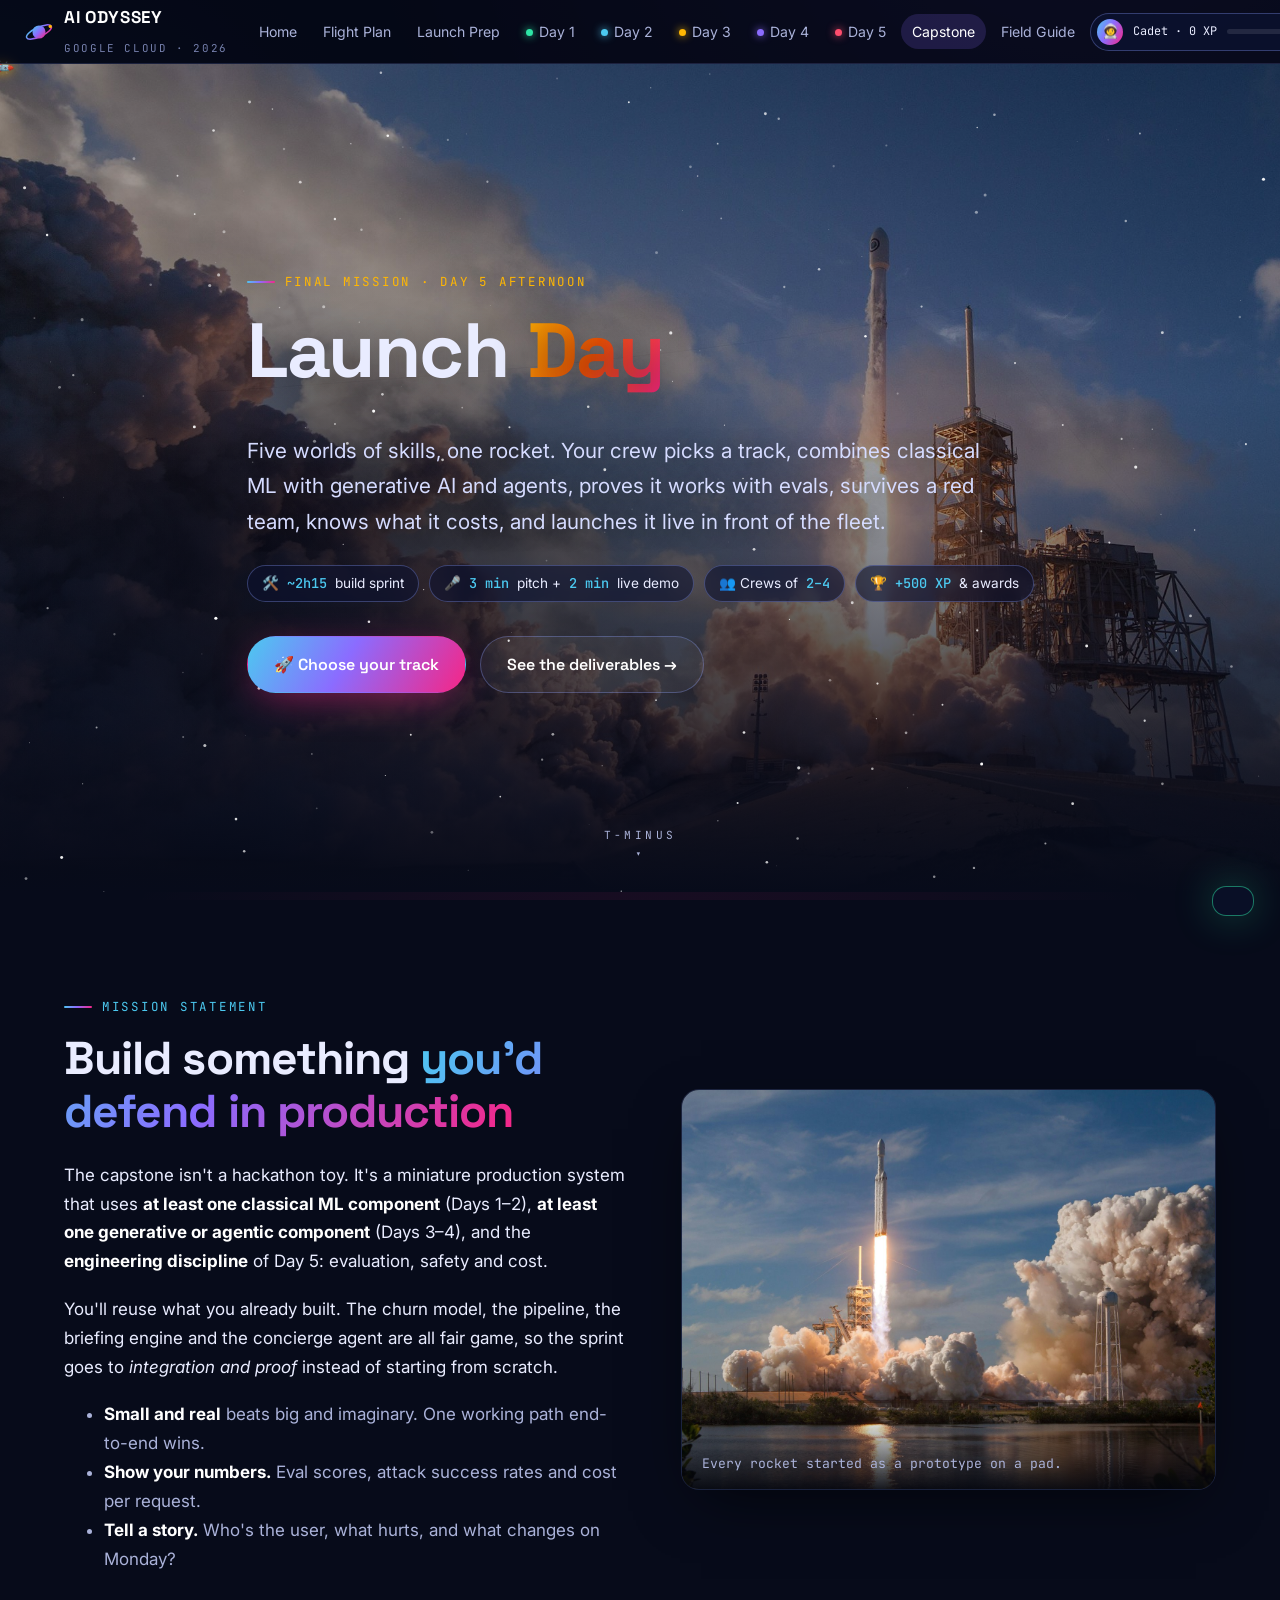
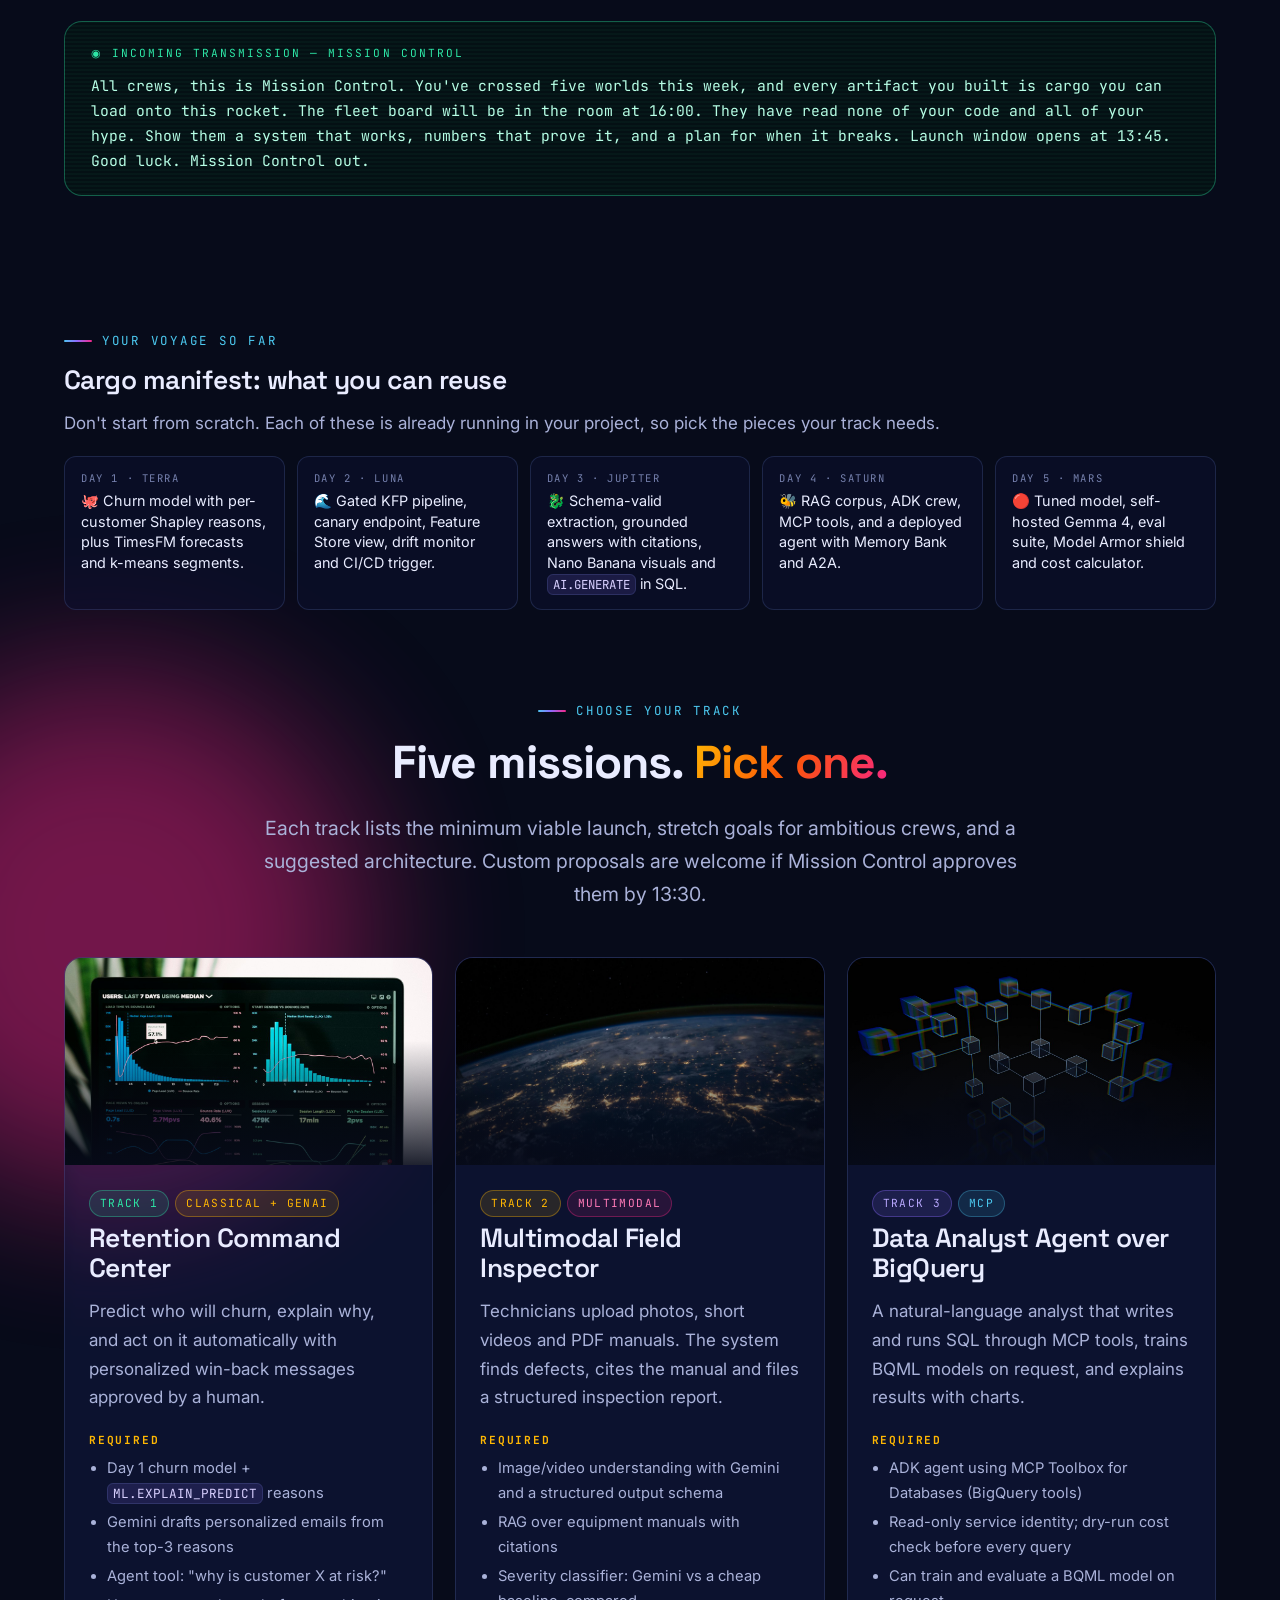
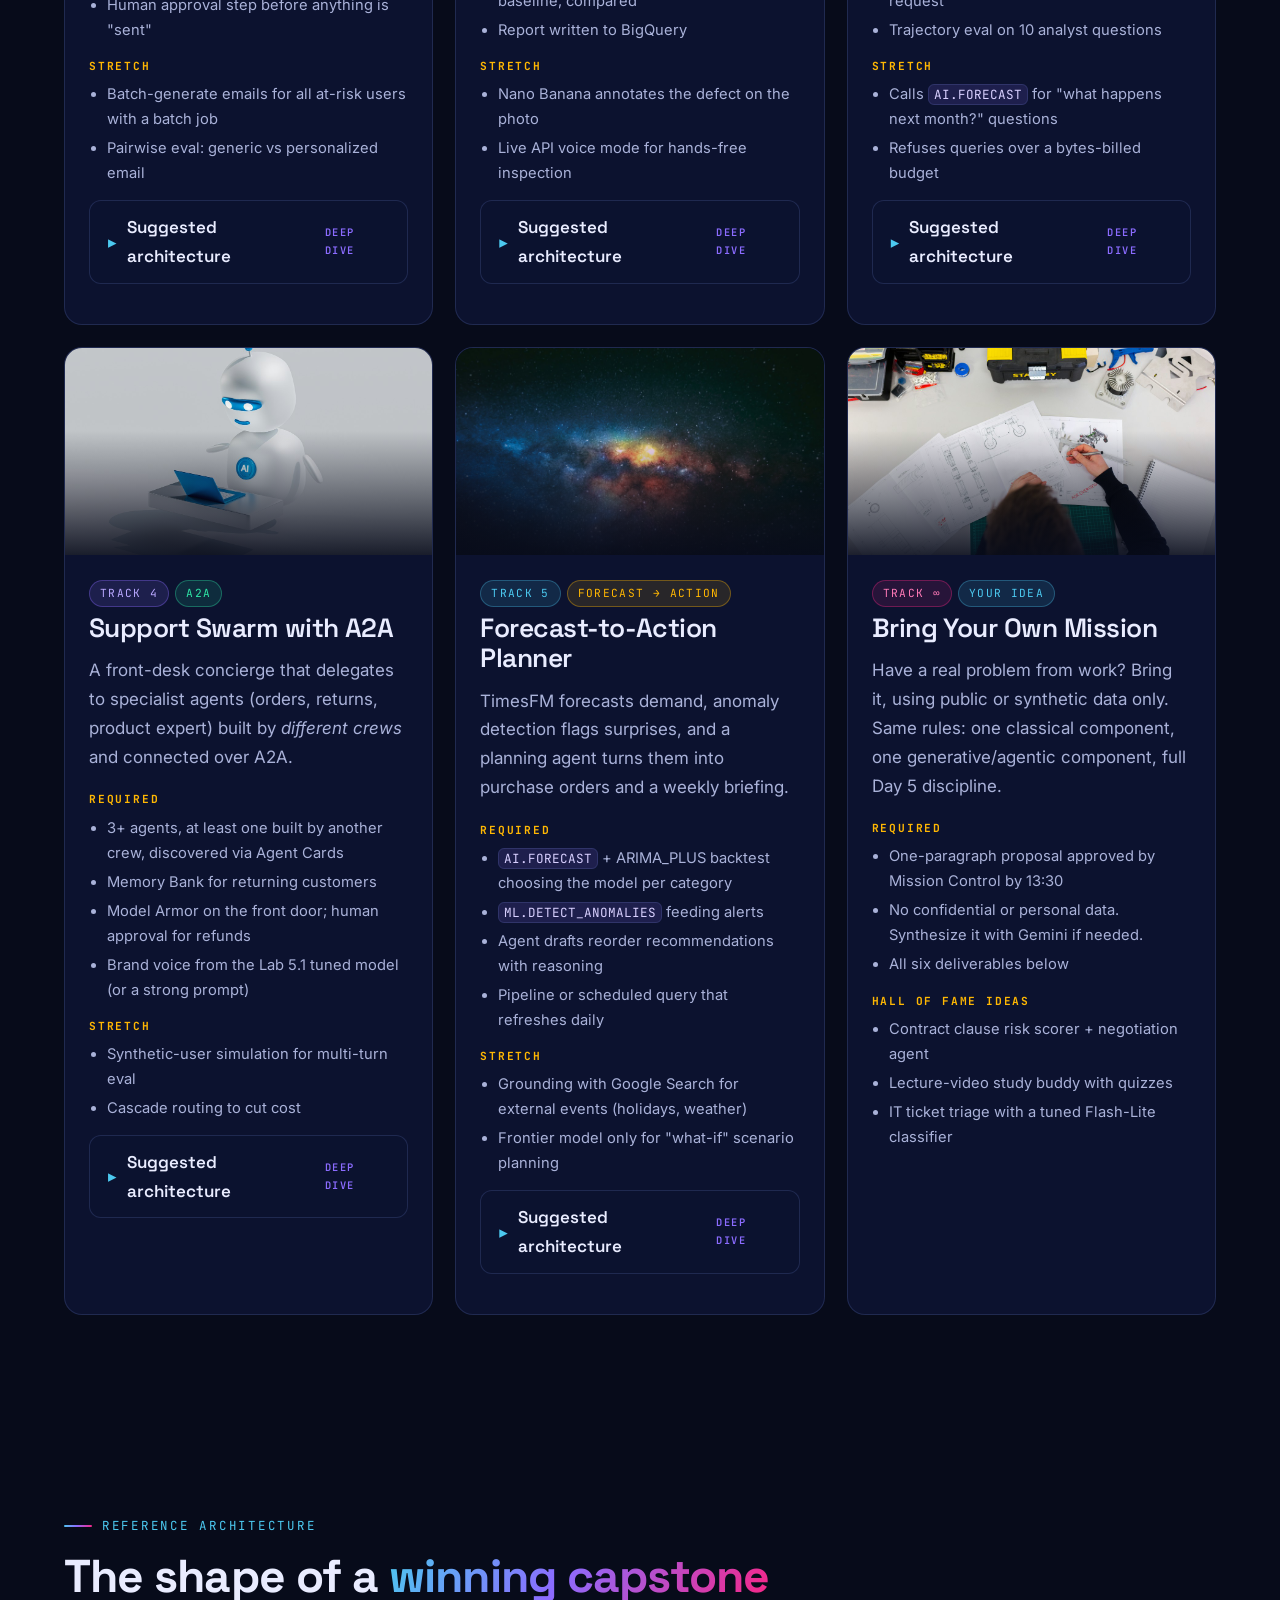
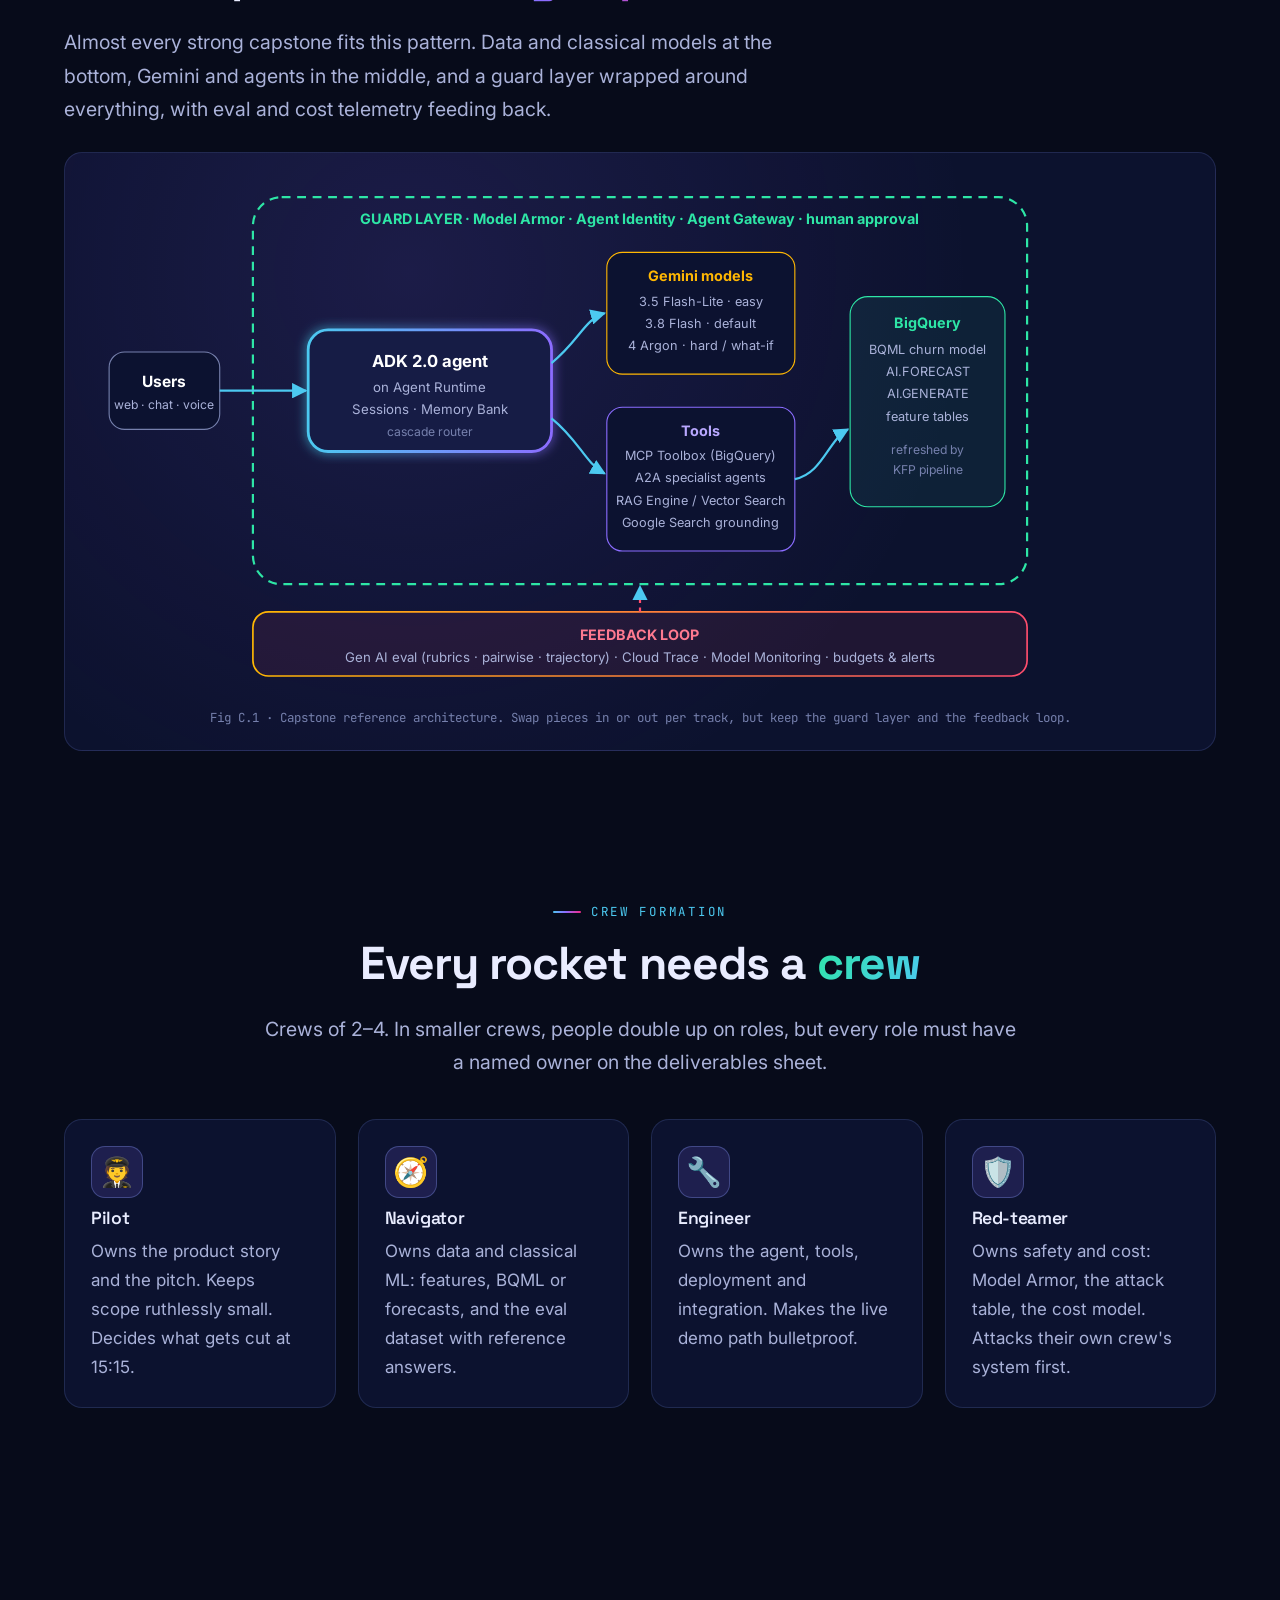
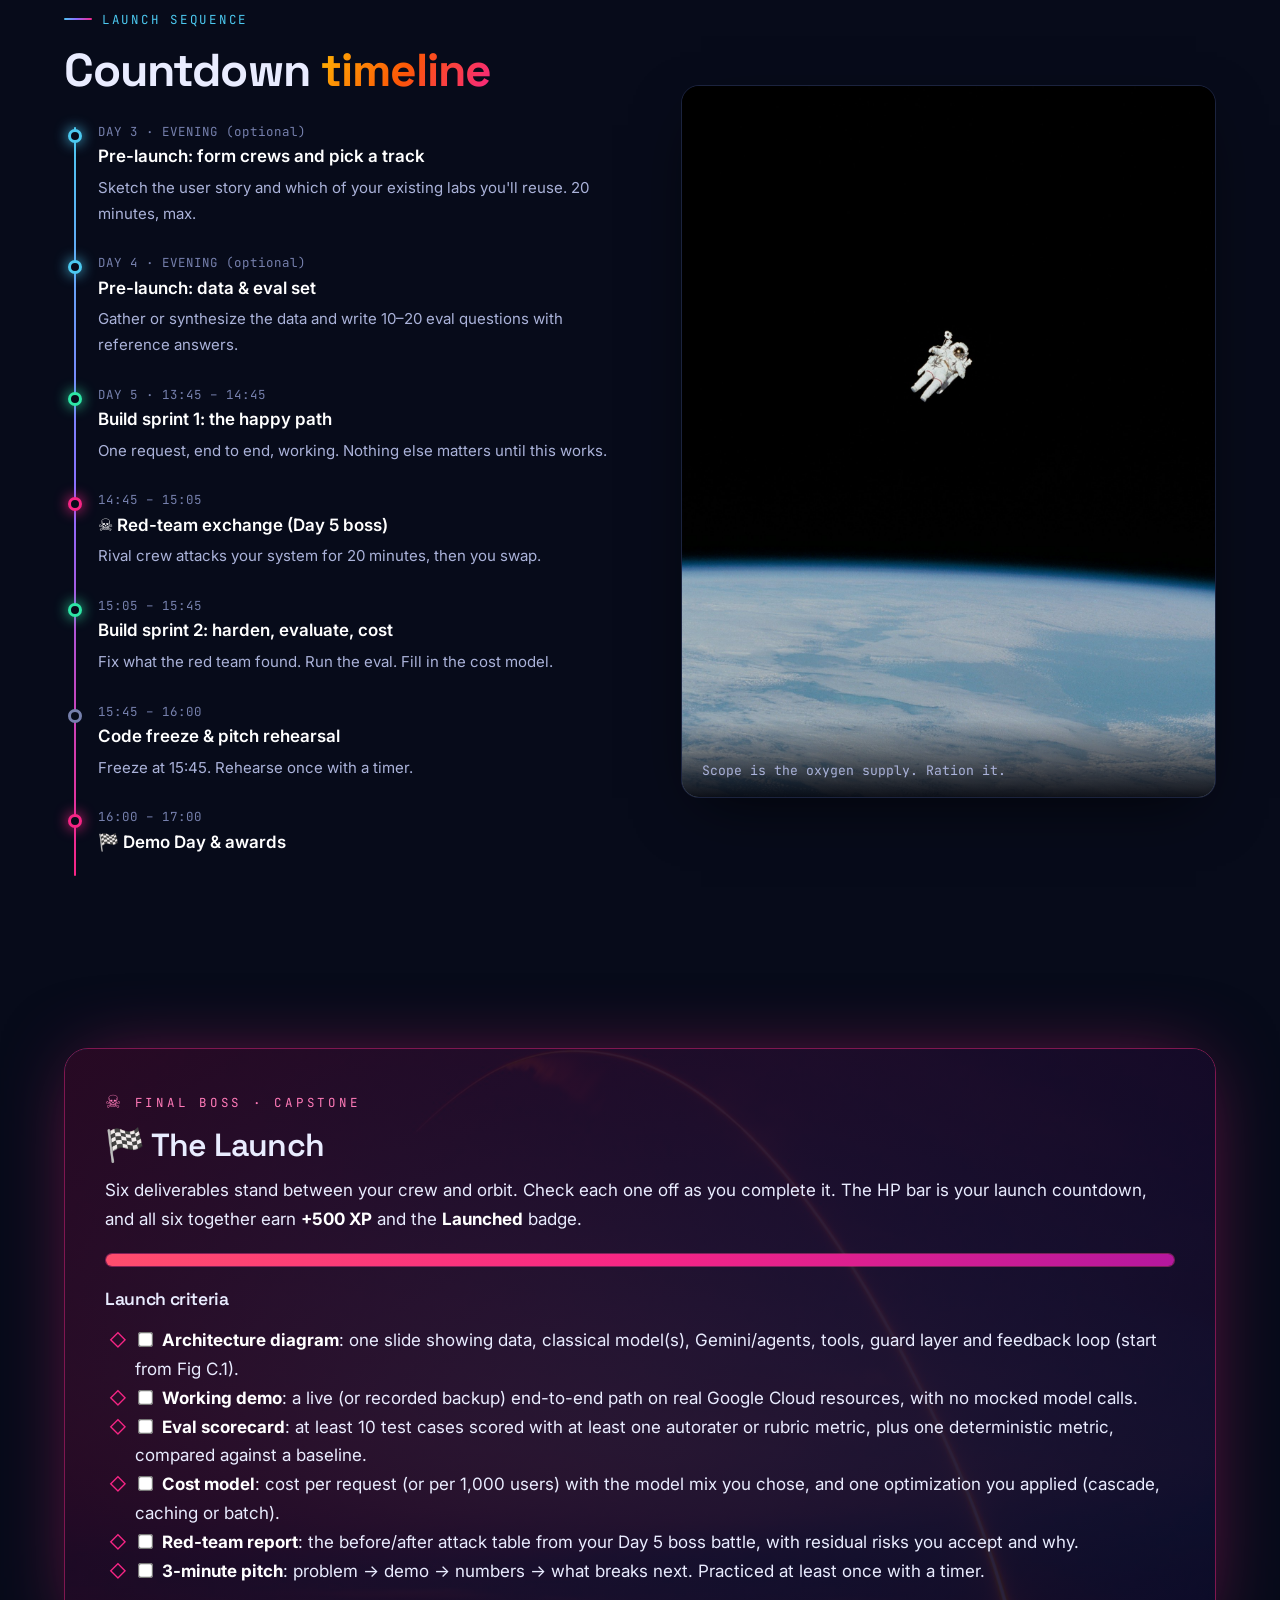
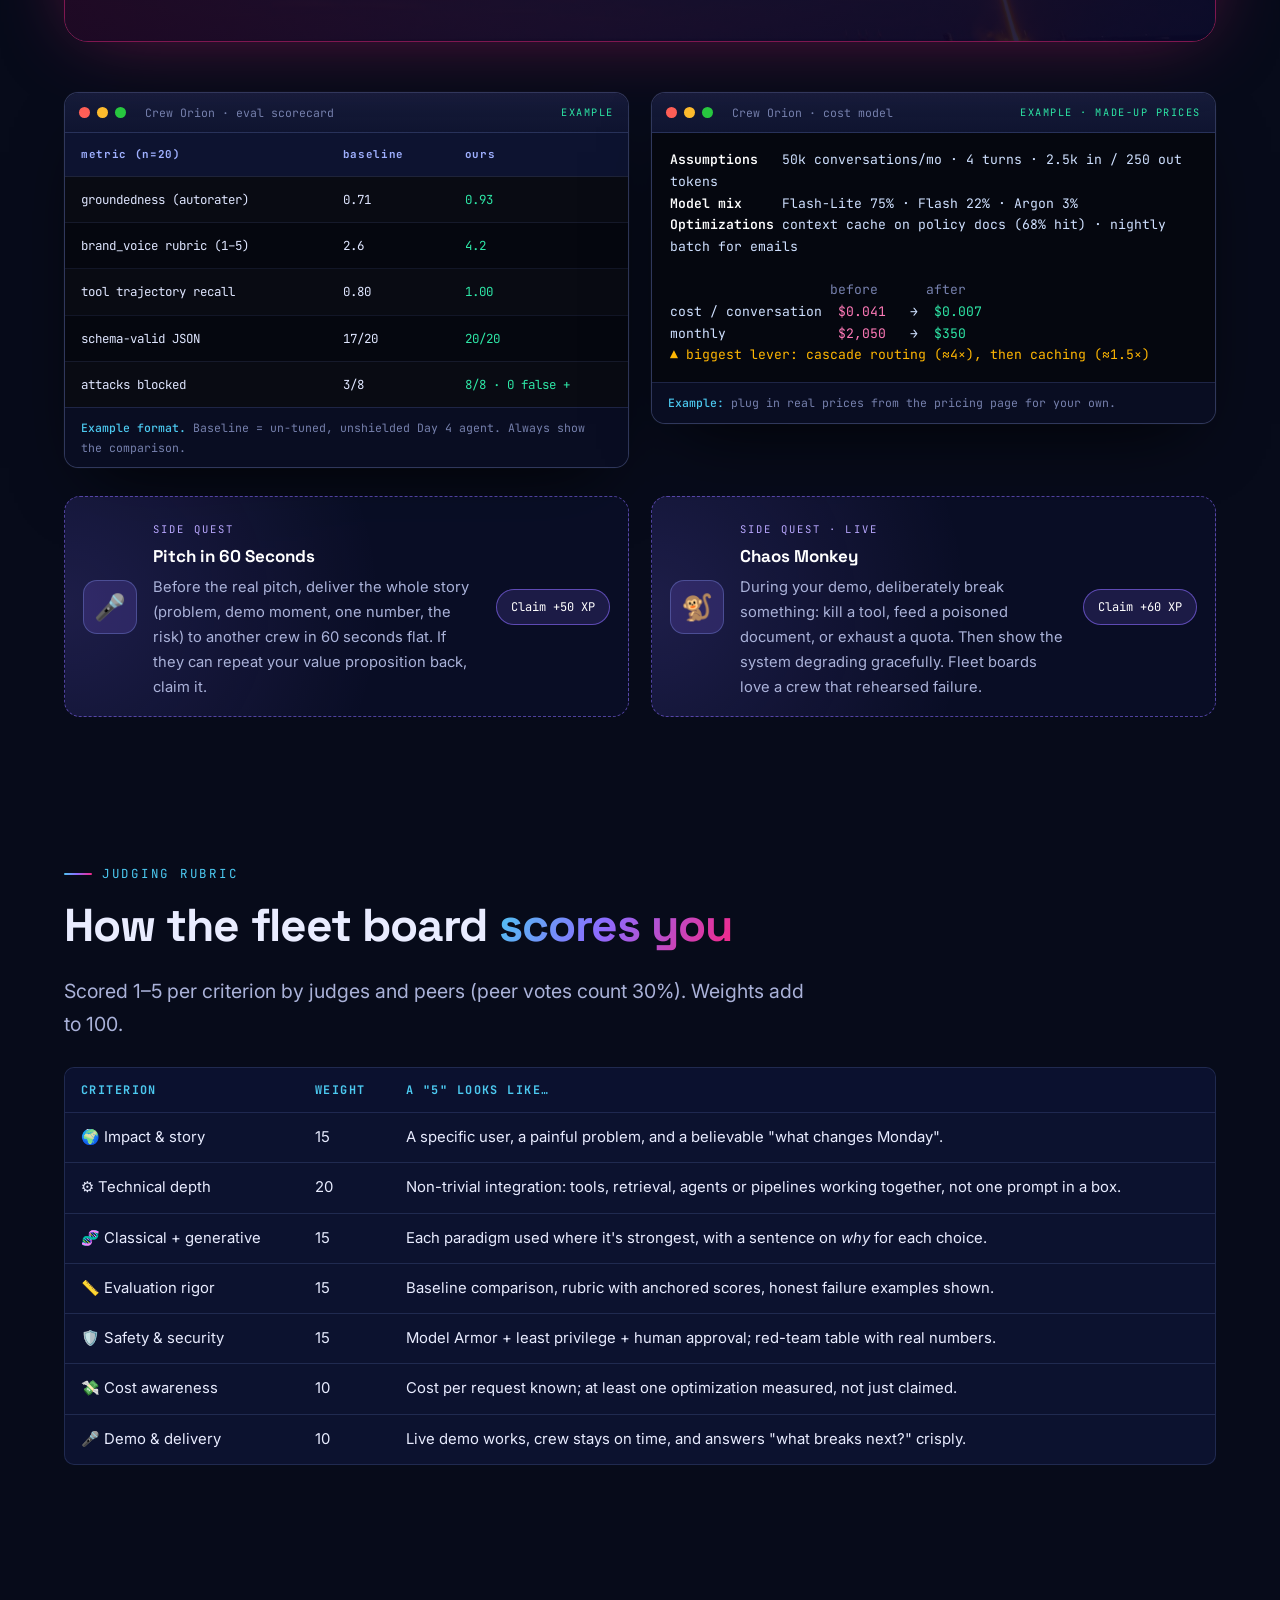
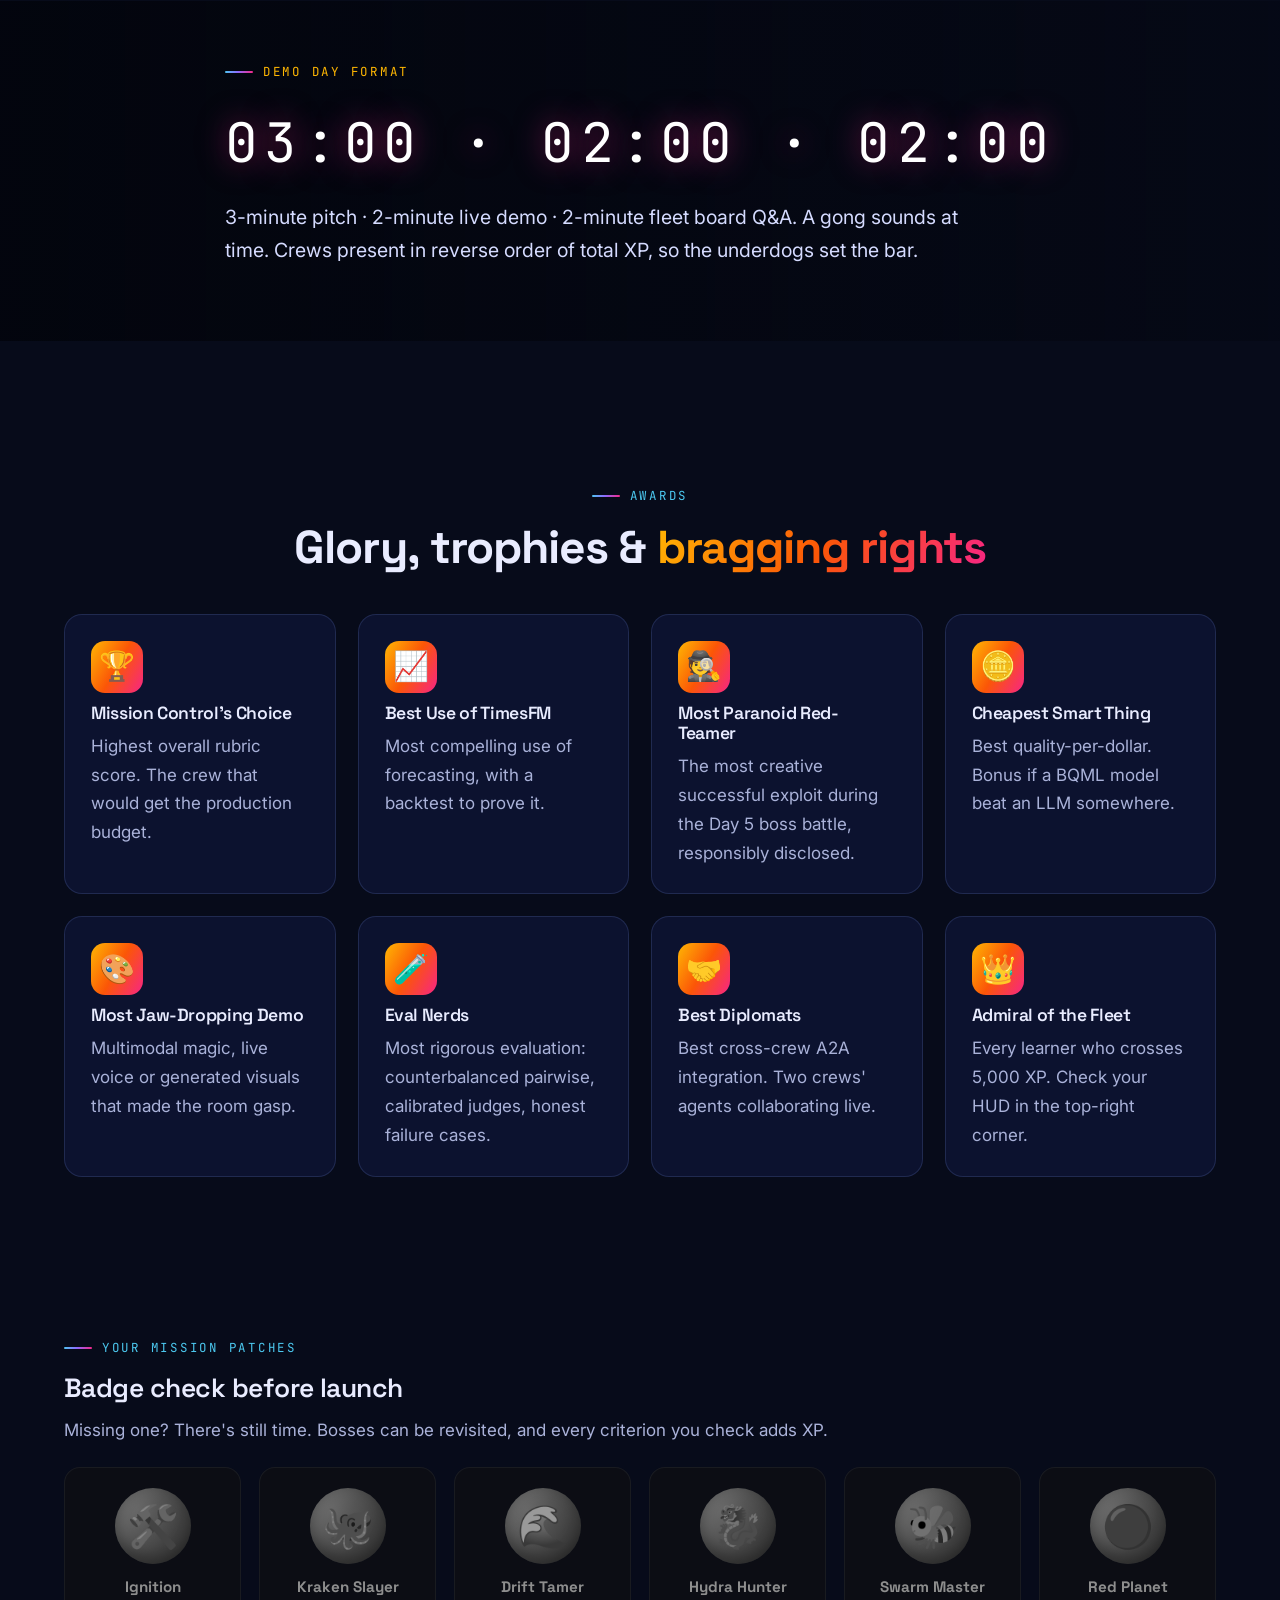
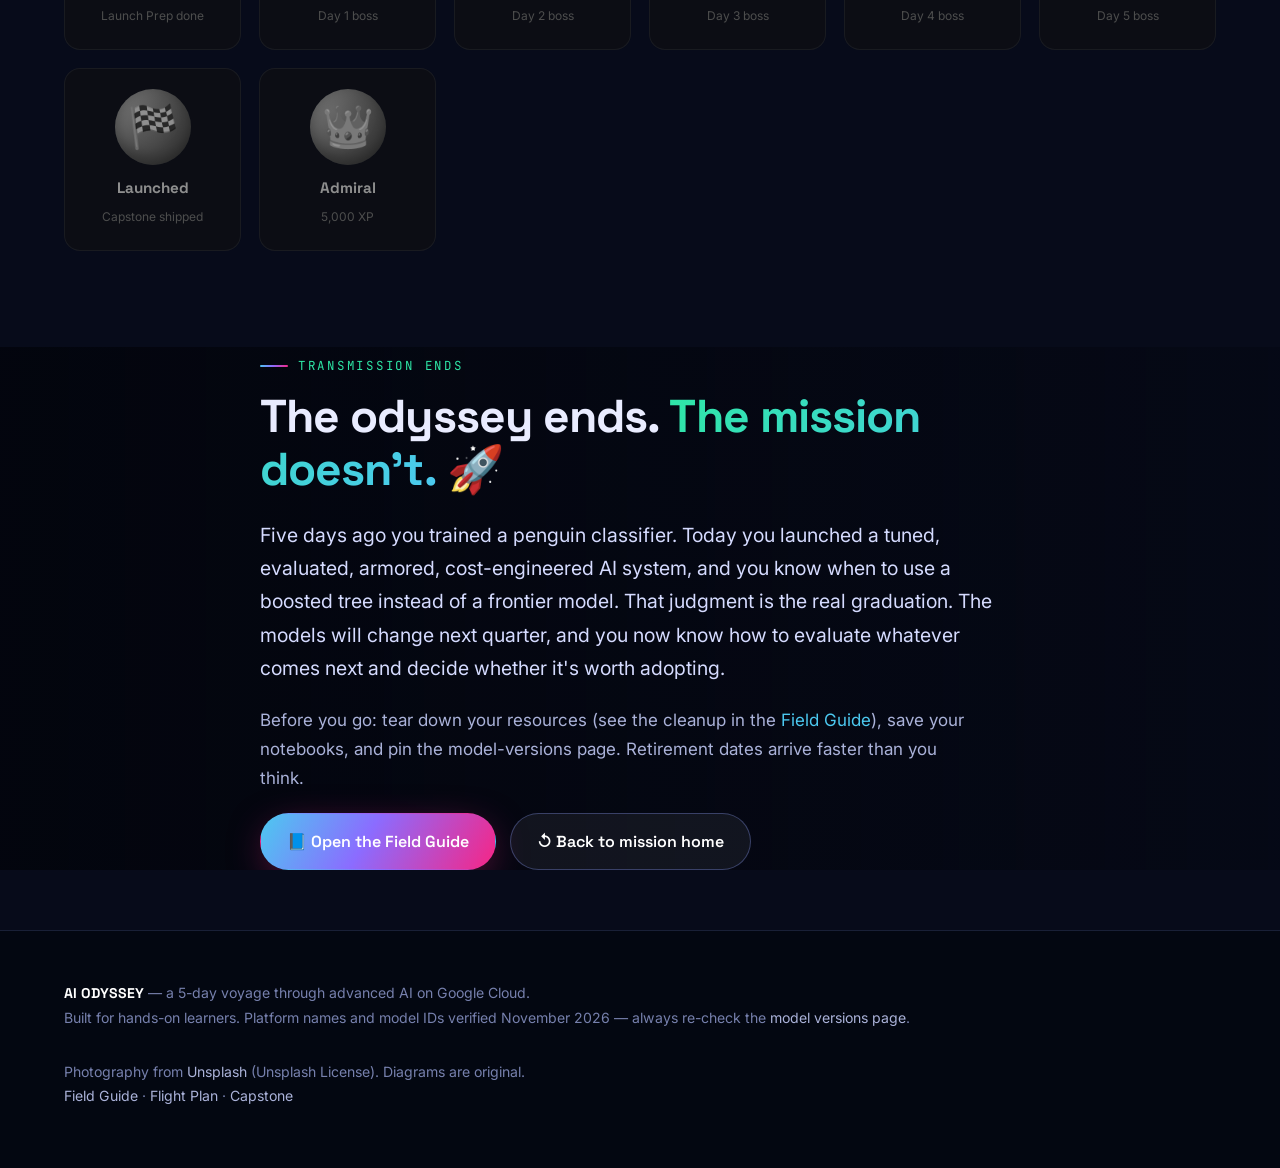
<file: capstone.html>
<!doctype html>
<html lang="en">
<head>
<meta charset="utf-8">
<meta name="viewport" content="width=device-width, initial-scale=1">
<title>Capstone · Launch Day | AI Odyssey</title>
<meta name="description" content="The AI Odyssey capstone: five project tracks combining classical ML, Gemini, RAG, ADK agents, A2A and MCP on Google Cloud, with deliverables, a rubric, team roles, a reference architecture and Demo Day awards.">
<link rel="icon" href="assets/img/favicon.svg" type="image/svg+xml">
<link rel="preconnect" href="https://fonts.googleapis.com">
<link rel="preconnect" href="https://fonts.gstatic.com" crossorigin>
<link href="https://fonts.googleapis.com/css2?family=Inter:wght@400;500;600;700&family=JetBrains+Mono:wght@400;500&family=Space+Grotesk:wght@500;600;700&display=swap" rel="stylesheet">
<link rel="stylesheet" href="assets/css/style.css?v=2">
<style>
  .track .body ul { padding-left: 1.2em; margin: 6px 0 12px; font-size: .92rem; color: var(--text-dim); }
  .track .body li { margin-bottom: 4px; }
  .track .body h5 { font-family: var(--font-mono); font-size: .7rem; letter-spacing: .16em; text-transform: uppercase; color: var(--amber); margin: 14px 0 4px; }
  .track .arch { font-family: var(--font-mono); font-size: .78rem; color: #b7ffe6; background: rgba(4,20,18,.6); border: 1px solid rgba(46,230,166,.3); border-radius: 10px; padding: 10px 12px; line-height: 1.6; }
  .award .icon { background: var(--grad-sun); border: 0; }
  .countdown { font-family: var(--font-mono); font-size: clamp(1.8rem, 5vw, 3.4rem); letter-spacing: .12em; color: #fff; text-shadow: 0 0 30px rgba(247,37,133,.6); }
</style>
</head>
<body data-page="capstone">

<!-- ================= HERO ================= -->
<header class="hero">
  <div class="hero-bg" style="background-image:url('assets/img/rocket-launch.jpg')"></div>
  <canvas class="starfield"></canvas>
  <div class="wrap">
    <div class="eyebrow" style="color:var(--amber)">Final mission · Day 5 afternoon</div>
    <h1>Launch <span class="grad-sun">Day</span></h1>
    <p class="lead">Five worlds of skills, one rocket. Your crew picks a track, combines classical ML with generative AI and agents, proves it works with evals, survives a red team, knows what it costs, and launches it live in front of the fleet.</p>
    <div class="hero-badges">
      <span class="pill">🛠️ <b>~2h15</b> build sprint</span>
      <span class="pill">🎤 <b>3 min</b> pitch + <b>2 min</b> live demo</span>
      <span class="pill">👥 Crews of <b>2–4</b></span>
      <span class="pill">🏆 <b>+500 XP</b> &amp; awards</span>
    </div>
    <div class="btn-row">
      <a class="btn btn-primary" href="#tracks">🚀 Choose your track</a>
      <a class="btn btn-ghost" href="#deliverables">See the deliverables →</a>
    </div>
  </div>
  <div class="scroll-cue">T-MINUS<br>▾</div>
</header>

<!-- ================= MISSION STATEMENT ================= -->
<section class="section">
  <div class="wrap split">
    <div class="reveal">
      <div class="eyebrow">Mission statement</div>
      <h2>Build something <span class="grad-text">you'd defend in production</span></h2>
      <p>The capstone isn't a hackathon toy. It's a miniature production system that uses <strong>at least one classical ML component</strong> (Days 1–2), <strong>at least one generative or agentic component</strong> (Days 3–4), and the <strong>engineering discipline</strong> of Day 5: evaluation, safety and cost.</p>
      <p>You'll reuse what you already built. The churn model, the pipeline, the briefing engine and the concierge agent are all fair game, so the sprint goes to <em>integration and proof</em> instead of starting from scratch.</p>
      <ul class="dim">
        <li><strong>Small and real</strong> beats big and imaginary. One working path end-to-end wins.</li>
        <li><strong>Show your numbers.</strong> Eval scores, attack success rates and cost per request.</li>
        <li><strong>Tell a story.</strong> Who's the user, what hurts, and what changes on Monday?</li>
      </ul>
    </div>
    <figure class="photo reveal" style="margin:0"><img src="assets/img/rocket-pad.jpg" alt="Rocket lifting off from a launch pad in clouds of exhaust" loading="lazy"><figcaption>Every rocket started as a prototype on a pad.</figcaption></figure>
  </div>
  <div class="wrap">
    <div class="transmission reveal">
      <p>All crews, this is Mission Control. You've crossed five worlds this week, and every artifact you built is cargo you can load onto this rocket. The fleet board will be in the room at 16:00. They have read none of your code and all of your hype. Show them a system that works, numbers that prove it, and a plan for when it breaks. Launch window opens at 13:45. Good luck. Mission Control out.</p>
    </div>
  </div>
</section>

<!-- ================= VOYAGE SO FAR ================= -->
<section class="section-tight" style="padding-top:0">
  <div class="wrap">
    <div class="reveal"><div class="eyebrow">Your voyage so far</div><h3>Cargo manifest: what you can reuse</h3>
    <p class="dim">Don't start from scratch. Each of these is already running in your project, so pick the pieces your track needs.</p></div>
    <div class="recap reveal">
      <a href="day1.html#lab-1-2"><small>DAY 1 · TERRA</small>🐙 Churn model with per-customer Shapley reasons, plus TimesFM forecasts and k-means segments.</a>
      <a href="day2.html#lab-2-2"><small>DAY 2 · LUNA</small>🌊 Gated KFP pipeline, canary endpoint, Feature Store view, drift monitor and CI/CD trigger.</a>
      <a href="day3.html#lab-3-2"><small>DAY 3 · JUPITER</small>🐉 Schema-valid extraction, grounded answers with citations, Nano Banana visuals and <code>AI.GENERATE</code> in SQL.</a>
      <a href="day4.html#lab-4-4"><small>DAY 4 · SATURN</small>🐝 RAG corpus, ADK crew, MCP tools, and a deployed agent with Memory Bank and A2A.</a>
      <a href="day5.html#lab-5-3"><small>DAY 5 · MARS</small>🔴 Tuned model, self-hosted Gemma 4, eval suite, Model Armor shield and cost calculator.</a>
    </div>
  </div>
</section>

<!-- ================= TRACKS ================= -->
<section class="section" id="tracks" style="padding-top:20px">
  <div class="orb" style="width:520px;height:520px;background:#f72585;top:0;left:-12%"></div>
  <div class="wrap">
    <div class="center reveal">
      <div class="eyebrow">Choose your track</div>
      <h2>Five missions. <span class="grad-sun">Pick one.</span></h2>
      <p class="lead">Each track lists the minimum viable launch, stretch goals for ambitious crews, and a suggested architecture. Custom proposals are welcome if Mission Control approves them by 13:30.</p>
    </div>

    <div class="grid g3" style="margin-top:46px">
      <!-- Track 1 -->
      <div class="card img-card lift track reveal">
        <div class="img" style="background-image:url('assets/img/analytics.jpg')"></div>
        <div class="body">
          <span class="tag green">Track 1</span><span class="tag amber">Classical + GenAI</span>
          <h3>Retention Command Center</h3>
          <p class="dim">Predict who will churn, explain why, and act on it automatically with personalized win-back messages approved by a human.</p>
          <h5>Required</h5>
          <ul><li>Day 1 churn model + <code>ML.EXPLAIN_PREDICT</code> reasons</li><li>Gemini drafts personalized emails from the top-3 reasons</li><li>Agent tool: "why is customer X at risk?"</li><li>Human approval step before anything is "sent"</li></ul>
          <h5>Stretch</h5>
          <ul><li>Batch-generate emails for all at-risk users with a batch job</li><li>Pairwise eval: generic vs personalized email</li></ul>
          <details class="deep"><summary>Suggested architecture</summary><div><div class="arch">BigQuery (churn_explained)<br>→ ADK agent (Flash) + BigQuery tool<br>→ Gemini email draft (structured JSON)<br>→ Model Armor (output) → human approve UI</div></div></details>
        </div>
      </div>
      <!-- Track 2 -->
      <div class="card img-card lift track reveal">
        <div class="img" style="background-image:url('assets/img/earth-night.jpg')"></div>
        <div class="body">
          <span class="tag amber">Track 2</span><span class="tag magenta">Multimodal</span>
          <h3>Multimodal Field Inspector</h3>
          <p class="dim">Technicians upload photos, short videos and PDF manuals. The system finds defects, cites the manual and files a structured inspection report.</p>
          <h5>Required</h5>
          <ul><li>Image/video understanding with Gemini and a structured output schema</li><li>RAG over equipment manuals with citations</li><li>Severity classifier: Gemini vs a cheap baseline, compared</li><li>Report written to BigQuery</li></ul>
          <h5>Stretch</h5>
          <ul><li>Nano Banana annotates the defect on the photo</li><li>Live API voice mode for hands-free inspection</li></ul>
          <details class="deep"><summary>Suggested architecture</summary><div><div class="arch">GCS uploads → Gemini 3.8 Flash (multimodal)<br>→ RAG Engine (manuals) → JSON report<br>→ BigQuery → Looker Studio dashboard</div></div></details>
        </div>
      </div>
      <!-- Track 3 -->
      <div class="card img-card lift track reveal">
        <div class="img" style="background-image:url('assets/img/network-cubes.jpg')"></div>
        <div class="body">
          <span class="tag violet">Track 3</span><span class="tag">MCP</span>
          <h3>Data Analyst Agent over BigQuery</h3>
          <p class="dim">A natural-language analyst that writes and runs SQL through MCP tools, trains BQML models on request, and explains results with charts.</p>
          <h5>Required</h5>
          <ul><li>ADK agent using MCP Toolbox for Databases (BigQuery tools)</li><li>Read-only service identity; dry-run cost check before every query</li><li>Can train and evaluate a BQML model on request</li><li>Trajectory eval on 10 analyst questions</li></ul>
          <h5>Stretch</h5>
          <ul><li>Calls <code>AI.FORECAST</code> for "what happens next month?" questions</li><li>Refuses queries over a bytes-billed budget</li></ul>
          <details class="deep"><summary>Suggested architecture</summary><div><div class="arch">User → ADK agent (Flash, thinking=medium)<br>→ MCP Toolbox → BigQuery (read-only SA)<br>→ BQML / AI.FORECAST → chart + narrative</div></div></details>
        </div>
      </div>
      <!-- Track 4 -->
      <div class="card img-card lift track reveal">
        <div class="img" style="background-image:url('assets/img/robot-cute.jpg')"></div>
        <div class="body">
          <span class="tag violet">Track 4</span><span class="tag green">A2A</span>
          <h3>Support Swarm with A2A</h3>
          <p class="dim">A front-desk concierge that delegates to specialist agents (orders, returns, product expert) built by <em>different crews</em> and connected over A2A.</p>
          <h5>Required</h5>
          <ul><li>3+ agents, at least one built by another crew, discovered via Agent Cards</li><li>Memory Bank for returning customers</li><li>Model Armor on the front door; human approval for refunds</li><li>Brand voice from the Lab 5.1 tuned model (or a strong prompt)</li></ul>
          <h5>Stretch</h5>
          <ul><li>Synthetic-user simulation for multi-turn eval</li><li>Cascade routing to cut cost</li></ul>
          <details class="deep"><summary>Suggested architecture</summary><div><div class="arch">Concierge (Agent Runtime)<br>⇄ A2A ⇄ Orders agent · Returns agent · Product RAG agent<br>+ Memory Bank + Model Armor + Cloud Trace</div></div></details>
        </div>
      </div>
      <!-- Track 5 -->
      <div class="card img-card lift track reveal">
        <div class="img" style="background-image:url('assets/img/galaxy-core.jpg')"></div>
        <div class="body">
          <span class="tag">Track 5</span><span class="tag amber">Forecast → Action</span>
          <h3>Forecast-to-Action Planner</h3>
          <p class="dim">TimesFM forecasts demand, anomaly detection flags surprises, and a planning agent turns them into purchase orders and a weekly briefing.</p>
          <h5>Required</h5>
          <ul><li><code>AI.FORECAST</code> + ARIMA_PLUS backtest choosing the model per category</li><li><code>ML.DETECT_ANOMALIES</code> feeding alerts</li><li>Agent drafts reorder recommendations with reasoning</li><li>Pipeline or scheduled query that refreshes daily</li></ul>
          <h5>Stretch</h5>
          <ul><li>Grounding with Google Search for external events (holidays, weather)</li><li>Frontier model only for "what-if" scenario planning</li></ul>
          <details class="deep"><summary>Suggested architecture</summary><div><div class="arch">Scheduled query → daily_sales<br>→ AI.FORECAST + DETECT_ANOMALIES<br>→ Planner agent (Argon for what-ifs, Flash otherwise)<br>→ briefing email + reorder table</div></div></details>
        </div>
      </div>
      <!-- Custom -->
      <div class="card img-card lift track reveal">
        <div class="img" style="background-image:url('assets/img/blueprint.jpg')"></div>
        <div class="body">
          <span class="tag magenta">Track ∞</span><span class="tag">Your idea</span>
          <h3>Bring Your Own Mission</h3>
          <p class="dim">Have a real problem from work? Bring it, using public or synthetic data only. Same rules: one classical component, one generative/agentic component, full Day 5 discipline.</p>
          <h5>Required</h5>
          <ul><li>One-paragraph proposal approved by Mission Control by 13:30</li><li>No confidential or personal data. Synthesize it with Gemini if needed.</li><li>All six deliverables below</li></ul>
          <h5>Hall of fame ideas</h5>
          <ul><li>Contract clause risk scorer + negotiation agent</li><li>Lecture-video study buddy with quizzes</li><li>IT ticket triage with a tuned Flash-Lite classifier</li></ul>
        </div>
      </div>
    </div>
  </div>
</section>

<!-- ================= REFERENCE ARCHITECTURE ================= -->
<section class="section">
  <div class="wrap">
    <div class="reveal">
      <div class="eyebrow">Reference architecture</div>
      <h2>The shape of a <span class="grad-text">winning capstone</span></h2>
      <p class="lead">Almost every strong capstone fits this pattern. Data and classical models at the bottom, Gemini and agents in the middle, and a guard layer wrapped around everything, with eval and cost telemetry feeding back.</p>
    </div>
    <figure class="diagram reveal">
      <svg viewBox="0 0 1000 470" role="img" aria-label="Reference architecture: users pass through Model Armor to an ADK agent on Agent Runtime, which uses Gemini models, tools via MCP and A2A, RAG and BigQuery ML, with evaluation, tracing and budgets feeding back">
        <defs>
          <linearGradient id="capg1" x1="0" x2="1"><stop offset="0" stop-color="#4cc9f0"/><stop offset="1" stop-color="#8b6cff"/></linearGradient>
          <linearGradient id="capg2" x1="0" x2="1"><stop offset="0" stop-color="#ffb703"/><stop offset="1" stop-color="#ff4d6d"/></linearGradient>
          <marker id="capa" viewBox="0 0 10 10" refX="9" refY="5" markerWidth="7" markerHeight="7" orient="auto"><path d="M0,0 L10,5 L0,10z" fill="#4cc9f0"/></marker>
          <filter id="capglow"><feGaussianBlur stdDeviation="5" result="b"/><feMerge><feMergeNode in="b"/><feMergeNode in="SourceGraphic"/></feMerge></filter>
        </defs>
        <!-- guard ring -->
        <rect x="150" y="20" width="700" height="350" rx="26" fill="none" stroke="#2ee6a6" stroke-width="2" stroke-dasharray="8 6"/>
        <text x="500" y="44" text-anchor="middle" fill="#2ee6a6" font-size="13" font-weight="700" font-family="JetBrains Mono, monospace">GUARD LAYER · Model Armor · Agent Identity · Agent Gateway · human approval</text>
        <!-- user -->
        <rect x="20" y="160" width="100" height="70" rx="14" fill="#0c1230" stroke="#7680ad"/>
        <text x="70" y="192" text-anchor="middle" fill="#fff" font-weight="700" font-size="14">Users</text>
        <text x="70" y="212" text-anchor="middle" fill="#aab2d9" font-size="11">web · chat · voice</text>
        <!-- agent -->
        <rect x="200" y="140" width="220" height="110" rx="18" fill="#141b44" stroke="url(#capg1)" stroke-width="2.5" filter="url(#capglow)"/>
        <text x="310" y="174" text-anchor="middle" fill="#fff" font-weight="700" font-size="15">ADK 2.0 agent</text>
        <text x="310" y="196" text-anchor="middle" fill="#aab2d9" font-size="12">on Agent Runtime</text>
        <text x="310" y="216" text-anchor="middle" fill="#aab2d9" font-size="12">Sessions · Memory Bank</text>
        <text x="310" y="236" text-anchor="middle" fill="#7680ad" font-size="11" font-family="JetBrains Mono, monospace">cascade router</text>
        <!-- models -->
        <rect x="470" y="70" width="170" height="110" rx="14" fill="#0c1230" stroke="#ffb703"/>
        <text x="555" y="96" text-anchor="middle" fill="#ffb703" font-weight="700" font-size="13">Gemini models</text>
        <text x="555" y="118" text-anchor="middle" fill="#aab2d9" font-size="11.5">3.5 Flash-Lite · easy</text>
        <text x="555" y="138" text-anchor="middle" fill="#aab2d9" font-size="11.5">3.8 Flash · default</text>
        <text x="555" y="158" text-anchor="middle" fill="#aab2d9" font-size="11.5">4 Argon · hard / what-if</text>
        <!-- tools -->
        <rect x="470" y="210" width="170" height="130" rx="14" fill="#0c1230" stroke="#8b6cff"/>
        <text x="555" y="236" text-anchor="middle" fill="#b9a8ff" font-weight="700" font-size="13">Tools</text>
        <text x="555" y="258" text-anchor="middle" fill="#aab2d9" font-size="11.5">MCP Toolbox (BigQuery)</text>
        <text x="555" y="278" text-anchor="middle" fill="#aab2d9" font-size="11.5">A2A specialist agents</text>
        <text x="555" y="298" text-anchor="middle" fill="#aab2d9" font-size="11.5">RAG Engine / Vector Search</text>
        <text x="555" y="318" text-anchor="middle" fill="#aab2d9" font-size="11.5">Google Search grounding</text>
        <!-- data -->
        <rect x="690" y="110" width="140" height="190" rx="16" fill="rgba(46,230,166,.07)" stroke="#2ee6a6"/>
        <text x="760" y="138" text-anchor="middle" fill="#2ee6a6" font-weight="700" font-size="13">BigQuery</text>
        <text x="760" y="162" text-anchor="middle" fill="#aab2d9" font-size="11.5">BQML churn model</text>
        <text x="760" y="182" text-anchor="middle" fill="#aab2d9" font-size="11.5">AI.FORECAST</text>
        <text x="760" y="202" text-anchor="middle" fill="#aab2d9" font-size="11.5">AI.GENERATE</text>
        <text x="760" y="222" text-anchor="middle" fill="#aab2d9" font-size="11.5">feature tables</text>
        <text x="760" y="252" text-anchor="middle" fill="#7680ad" font-size="11" font-family="JetBrains Mono, monospace">refreshed by</text>
        <text x="760" y="270" text-anchor="middle" fill="#7680ad" font-size="11" font-family="JetBrains Mono, monospace">KFP pipeline</text>
        <!-- arrows -->
        <g stroke="#4cc9f0" stroke-width="2" fill="none" marker-end="url(#capa)">
          <path d="M120 195 H 198"/><path d="M420 170 C 445 150, 450 130, 468 125"/><path d="M420 220 C 445 240, 450 260, 468 270"/><path d="M640 275 C 665 270, 670 240, 688 230"/>
        </g>
        <!-- feedback band -->
        <rect x="150" y="395" width="700" height="58" rx="14" fill="rgba(255,77,109,.08)" stroke="url(#capg2)" stroke-width="1.5"/>
        <text x="500" y="420" text-anchor="middle" fill="#ff7a90" font-weight="700" font-size="13">FEEDBACK LOOP</text>
        <text x="500" y="440" text-anchor="middle" fill="#aab2d9" font-size="12">Gen AI eval (rubrics · pairwise · trajectory) · Cloud Trace · Model Monitoring · budgets &amp; alerts</text>
        <path d="M500 395 V 372" stroke="#ff4d6d" stroke-width="2" stroke-dasharray="4 4" marker-end="url(#capa)"/>
      </svg>
      <figcaption>Fig C.1 · Capstone reference architecture. Swap pieces in or out per track, but keep the guard layer and the feedback loop.</figcaption>
    </figure>
  </div>
</section>

<!-- ================= CREW ROLES ================= -->
<section class="section" style="padding-top:20px">
  <div class="wrap">
    <div class="center reveal">
      <div class="eyebrow">Crew formation</div>
      <h2>Every rocket needs a <span class="grad-mint">crew</span></h2>
      <p class="lead">Crews of 2–4. In smaller crews, people double up on roles, but every role must have a named owner on the deliverables sheet.</p>
    </div>
    <div class="grid g4" style="margin-top:40px">
      <div class="card lift reveal"><div class="icon">🧑‍✈️</div><h4>Pilot</h4><p class="dim">Owns the product story and the pitch. Keeps scope ruthlessly small. Decides what gets cut at 15:15.</p></div>
      <div class="card lift reveal"><div class="icon">🧭</div><h4>Navigator</h4><p class="dim">Owns data and classical ML: features, BQML or forecasts, and the eval dataset with reference answers.</p></div>
      <div class="card lift reveal"><div class="icon">🔧</div><h4>Engineer</h4><p class="dim">Owns the agent, tools, deployment and integration. Makes the live demo path bulletproof.</p></div>
      <div class="card lift reveal"><div class="icon">🛡️</div><h4>Red-teamer</h4><p class="dim">Owns safety and cost: Model Armor, the attack table, the cost model. Attacks their own crew's system first.</p></div>
    </div>
  </div>
</section>

<!-- ================= TIMELINE ================= -->
<section class="section">
  <div class="wrap split">
    <div class="reveal">
      <div class="eyebrow">Launch sequence</div>
      <h2>Countdown <span class="grad-sun">timeline</span></h2>
      <div class="timeline" style="margin-top:24px">
        <div class="tl-item"><div class="tl-time">DAY 3 · EVENING (optional)</div><div class="tl-title">Pre-launch: form crews and pick a track</div><p>Sketch the user story and which of your existing labs you'll reuse. 20 minutes, max.</p></div>
        <div class="tl-item"><div class="tl-time">DAY 4 · EVENING (optional)</div><div class="tl-title">Pre-launch: data &amp; eval set</div><p>Gather or synthesize the data and write 10–20 eval questions with reference answers.</p></div>
        <div class="tl-item t-lab"><div class="tl-time">DAY 5 · 13:45 – 14:45</div><div class="tl-title">Build sprint 1: the happy path</div><p>One request, end to end, working. Nothing else matters until this works.</p></div>
        <div class="tl-item t-boss"><div class="tl-time">14:45 – 15:05</div><div class="tl-title">☠ Red-team exchange (Day 5 boss)</div><p>Rival crew attacks your system for 20 minutes, then you swap.</p></div>
        <div class="tl-item t-lab"><div class="tl-time">15:05 – 15:45</div><div class="tl-title">Build sprint 2: harden, evaluate, cost</div><p>Fix what the red team found. Run the eval. Fill in the cost model.</p></div>
        <div class="tl-item t-break"><div class="tl-time">15:45 – 16:00</div><div class="tl-title">Code freeze &amp; pitch rehearsal</div><p>Freeze at 15:45. Rehearse once with a timer.</p></div>
        <div class="tl-item t-boss"><div class="tl-time">16:00 – 17:00</div><div class="tl-title">🏁 Demo Day &amp; awards</div></div>
      </div>
    </div>
    <figure class="photo reveal" style="margin:0"><img src="assets/img/astronaut.jpg" alt="Astronaut floating above Earth" loading="lazy" style="aspect-ratio:3/4"><figcaption>Scope is the oxygen supply. Ration it.</figcaption></figure>
  </div>
</section>

<!-- ================= DELIVERABLES (BOSS) ================= -->
<section class="section" id="deliverables" style="padding-top:20px">
  <div class="wrap">
    <div class="boss reveal" data-boss="capstone" data-xp="500">
      <div class="bg" style="background-image:url('assets/img/rocket-arc.jpg')"></div>
      <div class="boss-inner">
        <div class="boss-label">FINAL BOSS · CAPSTONE</div>
        <h3>🏁 The Launch</h3>
        <p>Six deliverables stand between your crew and orbit. Check each one off as you complete it. The HP bar is your launch countdown, and all six together earn <strong>+500 XP</strong> and the <strong>Launched</strong> badge.</p>
        <div class="hp"><span></span></div>
        <h4>Launch criteria</h4>
        <ul class="criteria">
          <li><strong>Architecture diagram</strong>: one slide showing data, classical model(s), Gemini/agents, tools, guard layer and feedback loop (start from Fig C.1).</li>
          <li><strong>Working demo</strong>: a live (or recorded backup) end-to-end path on real Google Cloud resources, with no mocked model calls.</li>
          <li><strong>Eval scorecard</strong>: at least 10 test cases scored with at least one autorater or rubric metric, plus one deterministic metric, compared against a baseline.</li>
          <li><strong>Cost model</strong>: cost per request (or per 1,000 users) with the model mix you chose, and one optimization you applied (cascade, caching or batch).</li>
          <li><strong>Red-team report</strong>: the before/after attack table from your Day 5 boss battle, with residual risks you accept and why.</li>
          <li><strong>3-minute pitch</strong>: problem → demo → numbers → what breaks next. Practiced at least once with a timer.</li>
        </ul>
      </div>
    </div>
    <div class="grid g2 reveal" style="margin-top:10px;align-items:start">
      <figure class="shot" style="margin:0"><div class="shot-bar"><i></i><i></i><i></i><span>Crew Orion · eval scorecard</span><span class="live">EXAMPLE</span></div>
        <div class="grid-out"><table>
          <tr><th>metric (n=20)</th><th>baseline</th><th>ours</th></tr>
          <tr><td>groundedness (autorater)</td><td>0.71</td><td style="color:#2ee6a6">0.93</td></tr>
          <tr><td>brand_voice rubric (1–5)</td><td>2.6</td><td style="color:#2ee6a6">4.2</td></tr>
          <tr><td>tool trajectory recall</td><td>0.80</td><td style="color:#2ee6a6">1.00</td></tr>
          <tr><td>schema-valid JSON</td><td>17/20</td><td style="color:#2ee6a6">20/20</td></tr>
          <tr><td>attacks blocked</td><td>3/8</td><td style="color:#2ee6a6">8/8 · 0 false +</td></tr>
        </table></div><figcaption><b>Example format.</b> Baseline = un-tuned, unshielded Day 4 agent. Always show the comparison.</figcaption></figure>
      <figure class="shot" style="margin:0"><div class="shot-bar"><i></i><i></i><i></i><span>Crew Orion · cost model</span><span class="live">EXAMPLE · MADE-UP PRICES</span></div>
        <div class="term"><span class="w">Assumptions</span>   50k conversations/mo · 4 turns · 2.5k in / 250 out tokens
<span class="w">Model mix</span>     Flash-Lite 75% · Flash 22% · Argon 3%
<span class="w">Optimizations</span> context cache on policy docs (68% hit) · nightly batch for emails

<span class="c">                    before      after</span>
cost / conversation  <span class="m">$0.041</span>   →  <span class="p">$0.007</span>
monthly              <span class="m">$2,050</span>   →  <span class="p">$350</span>
<span class="y">▲ biggest lever: cascade routing (≈4×), then caching (≈1.5×)</span></div>
        <figcaption><b>Example:</b> plug in real prices from the pricing page for your own.</figcaption></figure>
    </div>
    <div class="grid g2 reveal" style="margin-top:6px">
      <div class="sidequest" data-sq="cap.pitch-60" data-xp="50"><div class="sq-ico">🎤</div><div><span class="sq-tag">SIDE QUEST</span><b>Pitch in 60 Seconds</b><p>Before the real pitch, deliver the whole story (problem, demo moment, one number, the risk) to another crew in 60 seconds flat. If they can repeat your value proposition back, claim it.</p></div><button type="button"></button></div>
      <div class="sidequest" data-sq="cap.chaos-monkey" data-xp="60"><div class="sq-ico">🐒</div><div><span class="sq-tag">SIDE QUEST · LIVE</span><b>Chaos Monkey</b><p>During your demo, deliberately break something: kill a tool, feed a poisoned document, or exhaust a quota. Then show the system degrading gracefully. Fleet boards love a crew that rehearsed failure.</p></div><button type="button"></button></div>
    </div>
  </div>
</section>

<!-- ================= RUBRIC ================= -->
<section class="section" id="rubric" style="padding-top:20px">
  <div class="wrap">
    <div class="reveal">
      <div class="eyebrow">Judging rubric</div>
      <h2>How the fleet board <span class="grad-text">scores you</span></h2>
      <p class="lead">Scored 1–5 per criterion by judges and peers (peer votes count 30%). Weights add to 100.</p>
    </div>
    <div class="table-wrap reveal" style="margin-top:26px"><table>
      <tr><th>Criterion</th><th>Weight</th><th>A "5" looks like…</th></tr>
      <tr><td>🌍 Impact &amp; story</td><td>15</td><td>A specific user, a painful problem, and a believable "what changes Monday".</td></tr>
      <tr><td>⚙️ Technical depth</td><td>20</td><td>Non-trivial integration: tools, retrieval, agents or pipelines working together, not one prompt in a box.</td></tr>
      <tr><td>🧬 Classical + generative</td><td>15</td><td>Each paradigm used where it's strongest, with a sentence on <em>why</em> for each choice.</td></tr>
      <tr><td>📏 Evaluation rigor</td><td>15</td><td>Baseline comparison, rubric with anchored scores, honest failure examples shown.</td></tr>
      <tr><td>🛡️ Safety &amp; security</td><td>15</td><td>Model Armor + least privilege + human approval; red-team table with real numbers.</td></tr>
      <tr><td>💸 Cost awareness</td><td>10</td><td>Cost per request known; at least one optimization measured, not just claimed.</td></tr>
      <tr><td>🎤 Demo &amp; delivery</td><td>10</td><td>Live demo works, crew stays on time, and answers "what breaks next?" crisply.</td></tr>
    </table></div>
  </div>
</section>

<!-- ================= DEMO DAY & AWARDS ================= -->
<section class="banner" style="min-height:340px">
  <div class="bg" style="background-image:url('assets/img/hero-milkyway.jpg')"></div>
  <div class="wrap">
    <div class="eyebrow" style="color:var(--amber)">Demo Day format</div>
    <div class="countdown">03:00 · 02:00 · 02:00</div>
    <p class="lead" style="color:#d5dbff;margin-top:12px">3-minute pitch · 2-minute live demo · 2-minute fleet board Q&amp;A. A gong sounds at time. Crews present in reverse order of total XP, so the underdogs set the bar.</p>
  </div>
</section>

<section class="section">
  <div class="wrap">
    <div class="center reveal">
      <div class="eyebrow">Awards</div>
      <h2>Glory, trophies &amp; <span class="grad-sun">bragging rights</span></h2>
    </div>
    <div class="grid g4" style="margin-top:40px">
      <div class="card lift award reveal"><div class="icon">🏆</div><h4>Mission Control's Choice</h4><p class="dim">Highest overall rubric score. The crew that would get the production budget.</p></div>
      <div class="card lift award reveal"><div class="icon">📈</div><h4>Best Use of TimesFM</h4><p class="dim">Most compelling use of forecasting, with a backtest to prove it.</p></div>
      <div class="card lift award reveal"><div class="icon">🕵️</div><h4>Most Paranoid Red-Teamer</h4><p class="dim">The most creative successful exploit during the Day 5 boss battle, responsibly disclosed.</p></div>
      <div class="card lift award reveal"><div class="icon">🪙</div><h4>Cheapest Smart Thing</h4><p class="dim">Best quality-per-dollar. Bonus if a BQML model beat an LLM somewhere.</p></div>
      <div class="card lift award reveal"><div class="icon">🎨</div><h4>Most Jaw-Dropping Demo</h4><p class="dim">Multimodal magic, live voice or generated visuals that made the room gasp.</p></div>
      <div class="card lift award reveal"><div class="icon">🧪</div><h4>Eval Nerds</h4><p class="dim">Most rigorous evaluation: counterbalanced pairwise, calibrated judges, honest failure cases.</p></div>
      <div class="card lift award reveal"><div class="icon">🤝</div><h4>Best Diplomats</h4><p class="dim">Best cross-crew A2A integration. Two crews' agents collaborating live.</p></div>
      <div class="card lift award reveal"><div class="icon">👑</div><h4>Admiral of the Fleet</h4><p class="dim">Every learner who crosses 5,000 XP. Check your HUD in the top-right corner.</p></div>
    </div>
  </div>
</section>

<!-- ================= BADGES ================= -->
<section class="section-tight">
  <div class="wrap">
    <div class="reveal"><div class="eyebrow">Your mission patches</div><h3>Badge check before launch</h3><p class="dim">Missing one? There's still time. Bosses can be revisited, and every criterion you check adds XP.</p></div>
    <div class="badges reveal" style="margin-top:22px">
      <div class="badge" data-req="lab:0.1"><div class="medal">🛠️</div><b>Ignition</b><span>Launch Prep done</span></div>
      <div class="badge" data-req="boss:d1"><div class="medal">🐙</div><b>Kraken Slayer</b><span>Day 1 boss</span></div>
      <div class="badge" data-req="boss:d2"><div class="medal">🌊</div><b>Drift Tamer</b><span>Day 2 boss</span></div>
      <div class="badge" data-req="boss:d3"><div class="medal">🐉</div><b>Hydra Hunter</b><span>Day 3 boss</span></div>
      <div class="badge" data-req="boss:d4"><div class="medal">🐝</div><b>Swarm Master</b><span>Day 4 boss</span></div>
      <div class="badge" data-req="boss:d5"><div class="medal">🔴</div><b>Red Planet</b><span>Day 5 boss</span></div>
      <div class="badge" data-req="boss:capstone"><div class="medal">🏁</div><b>Launched</b><span>Capstone shipped</span></div>
      <div class="badge" data-req="xp>=5000"><div class="medal">👑</div><b>Admiral</b><span>5,000 XP</span></div>
    </div>
  </div>
</section>

<!-- ================= CLOSING ================= -->
<section class="banner" style="min-height:480px;margin-bottom:0">
  <div class="bg" style="background-image:url('assets/img/earth-night.jpg')"></div>
  <div class="wrap">
    <div class="eyebrow" style="color:var(--green)">Transmission ends</div>
    <h2 style="max-width:760px">The odyssey ends. <span class="grad-mint">The mission doesn't.</span> 🚀</h2>
    <p class="lead" style="color:#d5dbff">Five days ago you trained a penguin classifier. Today you launched a tuned, evaluated, armored, cost-engineered AI system, and you know when to use a boosted tree instead of a frontier model. That judgment is the real graduation. The models will change next quarter, and you now know how to evaluate whatever comes next and decide whether it's worth adopting.</p>
    <p class="dim" style="max-width:720px">Before you go: tear down your resources (see the cleanup in the <a href="field-guide.html">Field Guide</a>), save your notebooks, and pin the model-versions page. Retirement dates arrive faster than you think.</p>
    <div class="btn-row" style="margin-top:20px"><a class="btn btn-primary" href="field-guide.html">📘 Open the Field Guide</a><a class="btn btn-ghost" href="index.html">↺ Back to mission home</a></div>
  </div>
</section>

<script src="assets/js/main.js?v=2"></script>
</body>
</html>
</file>
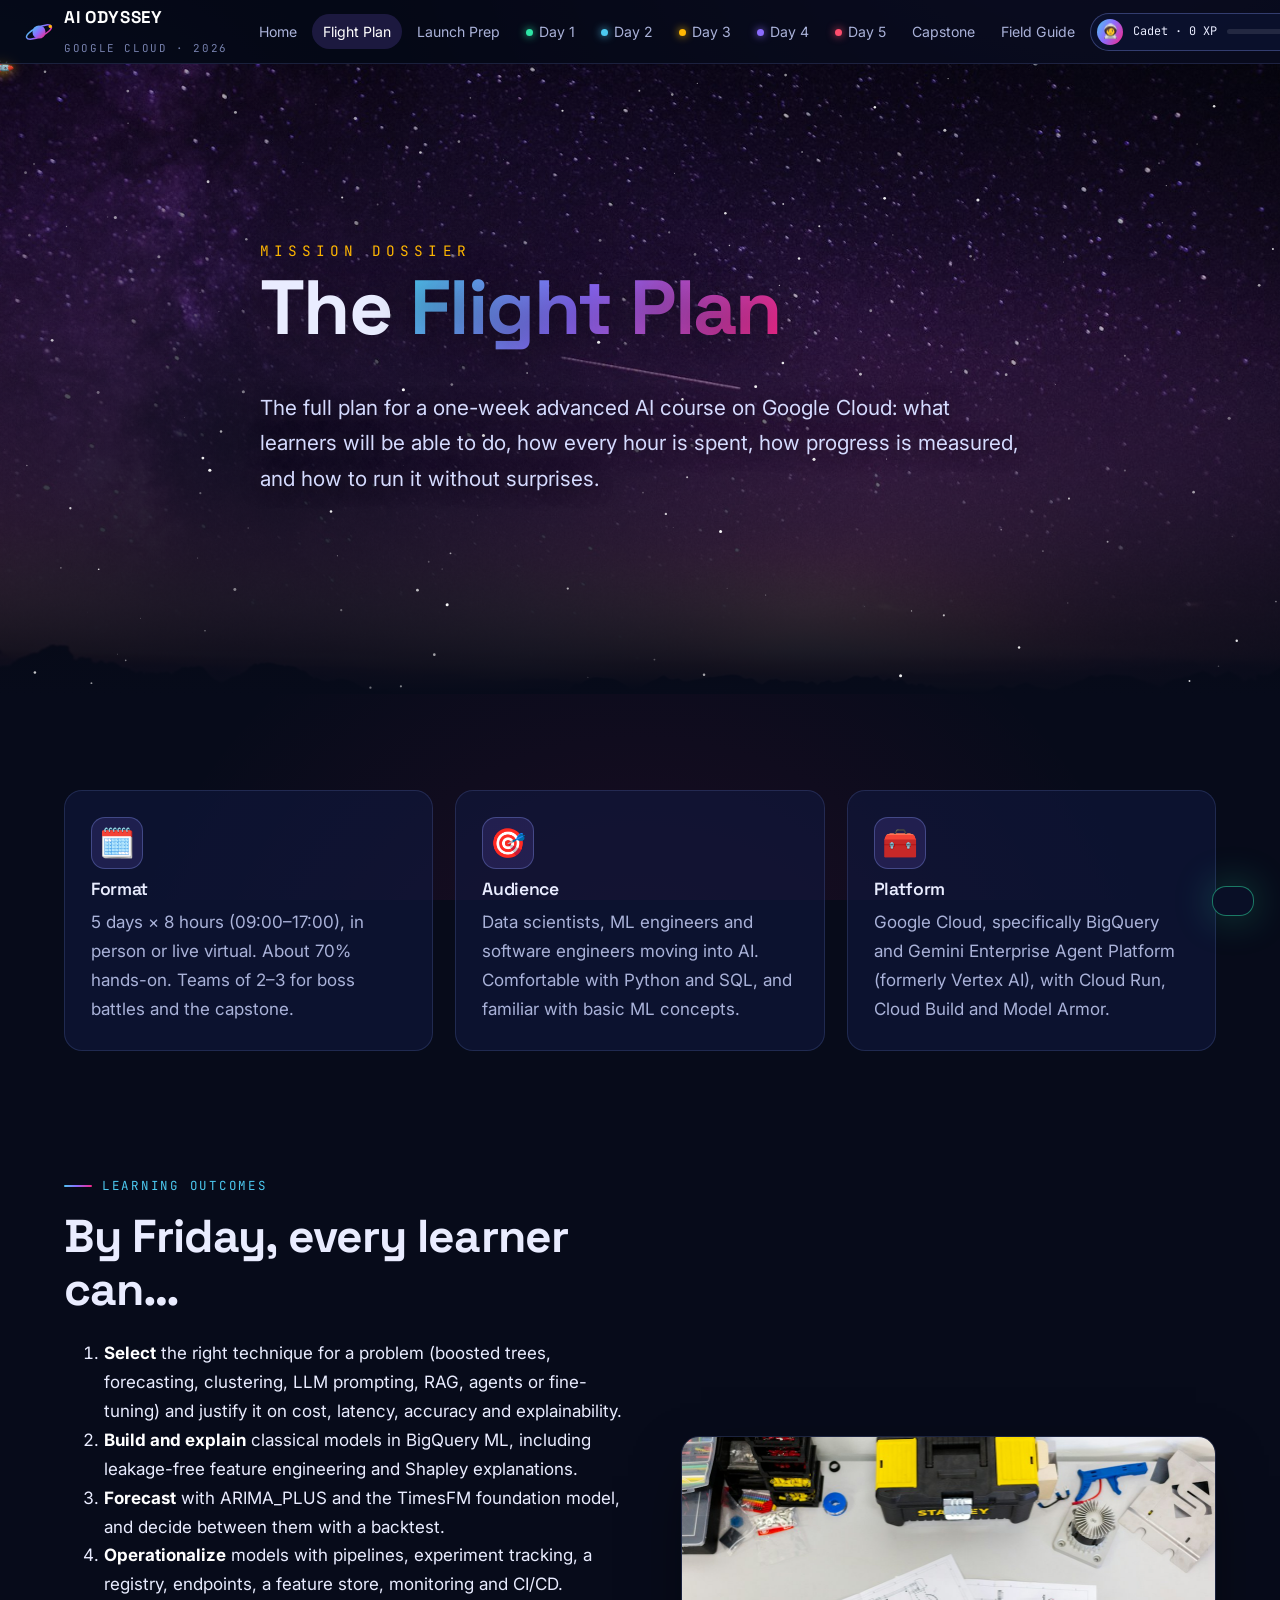
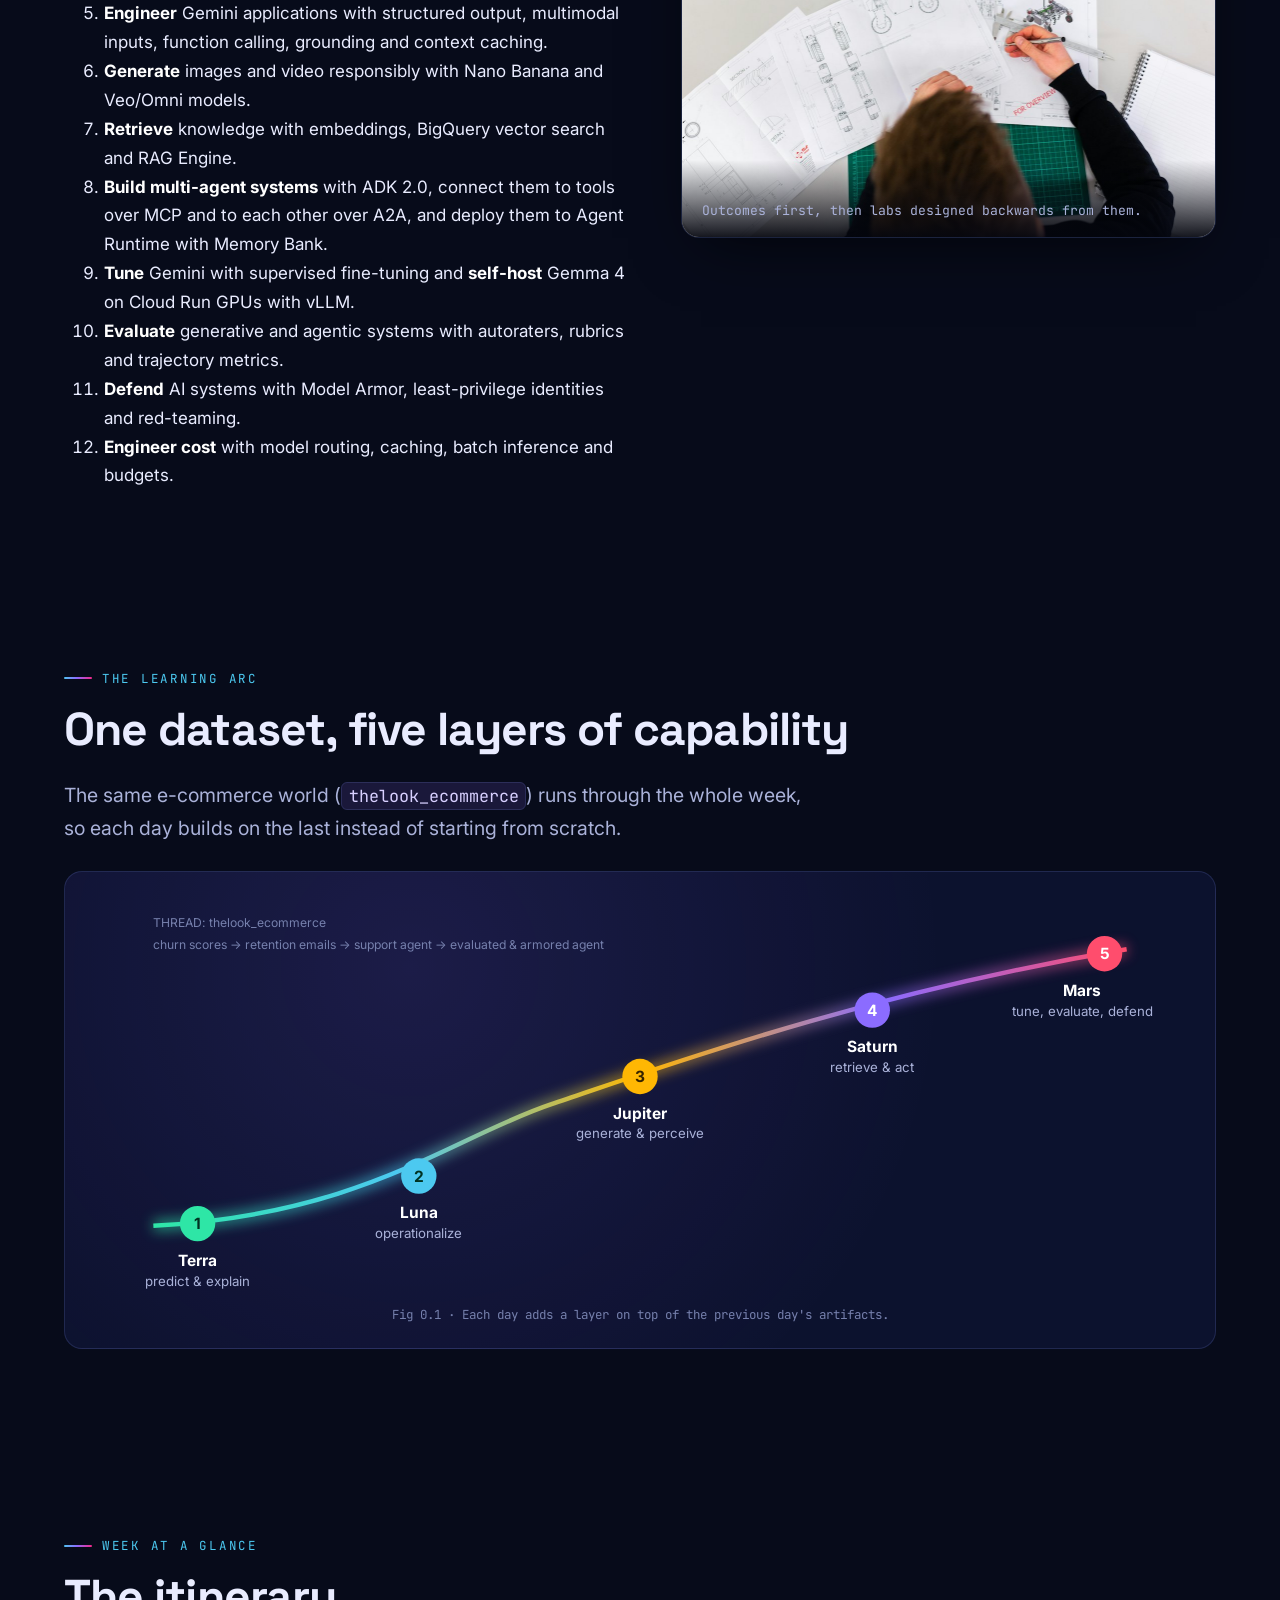
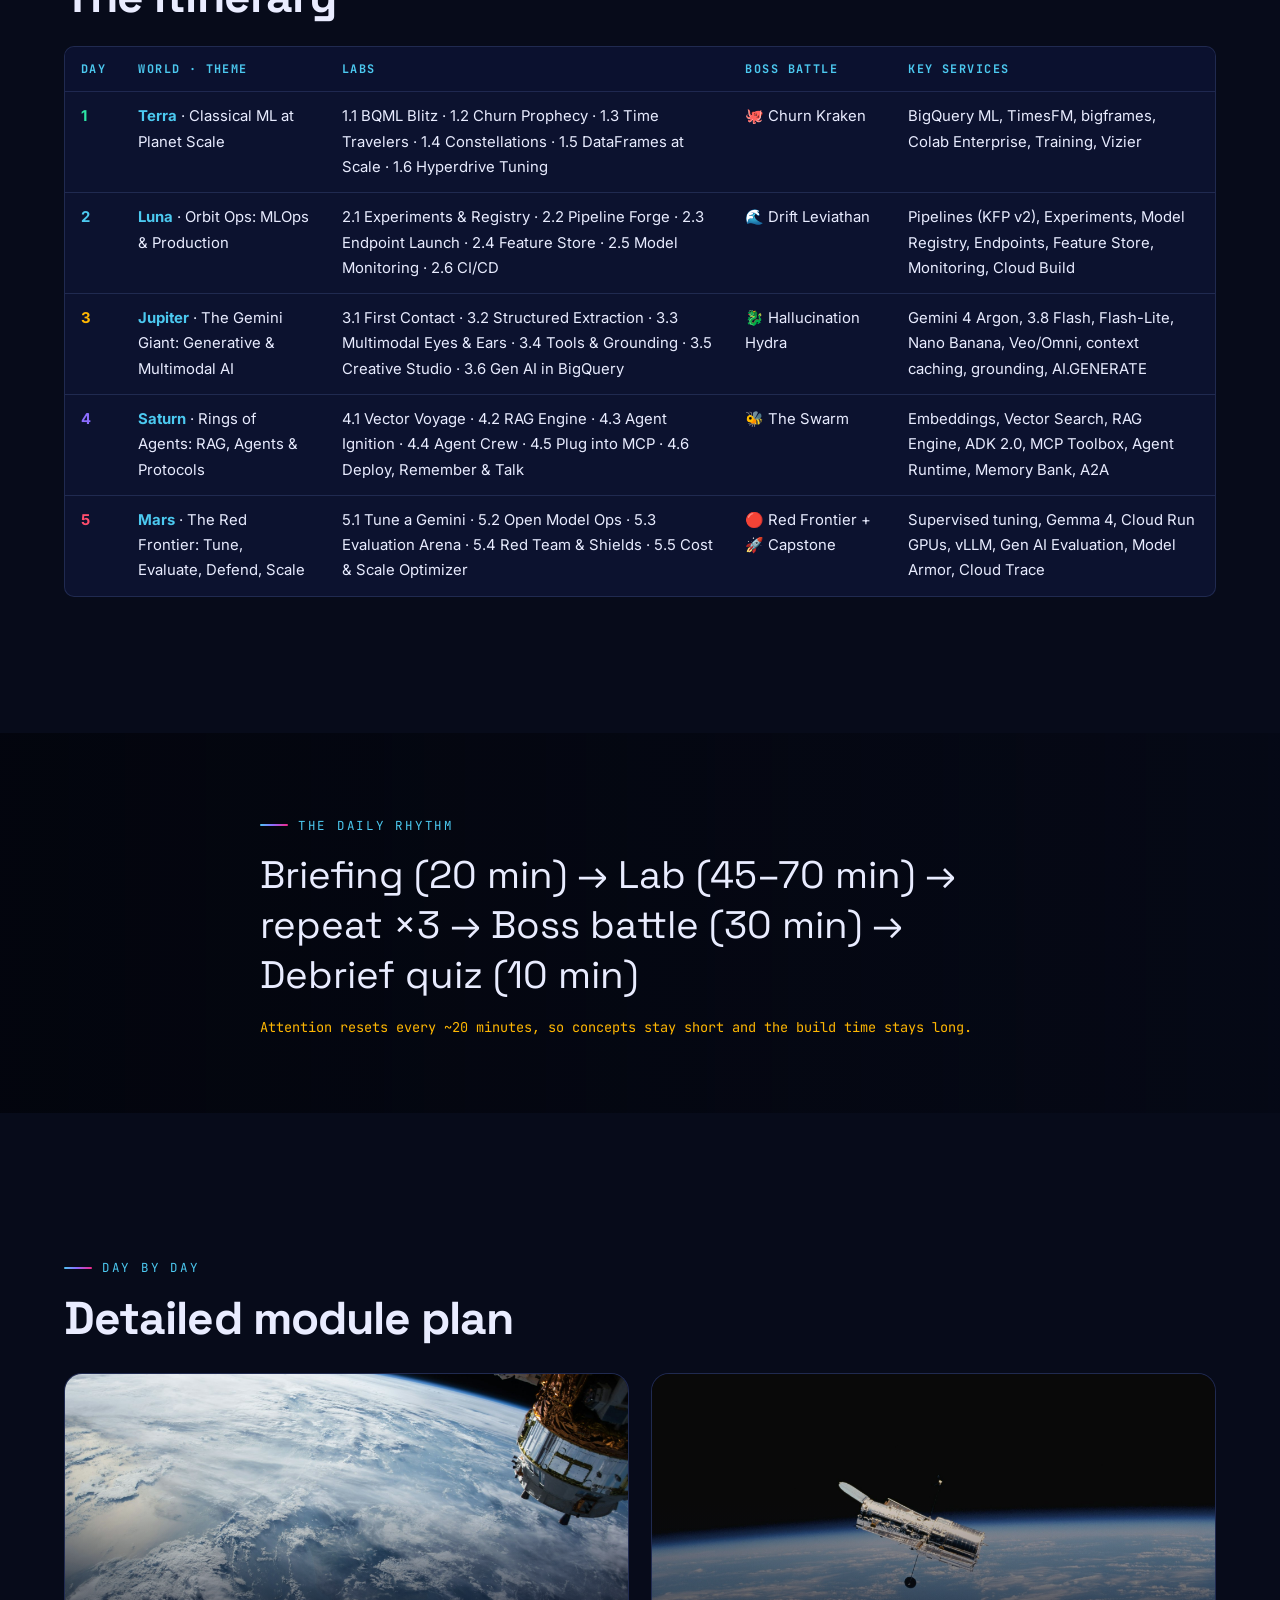
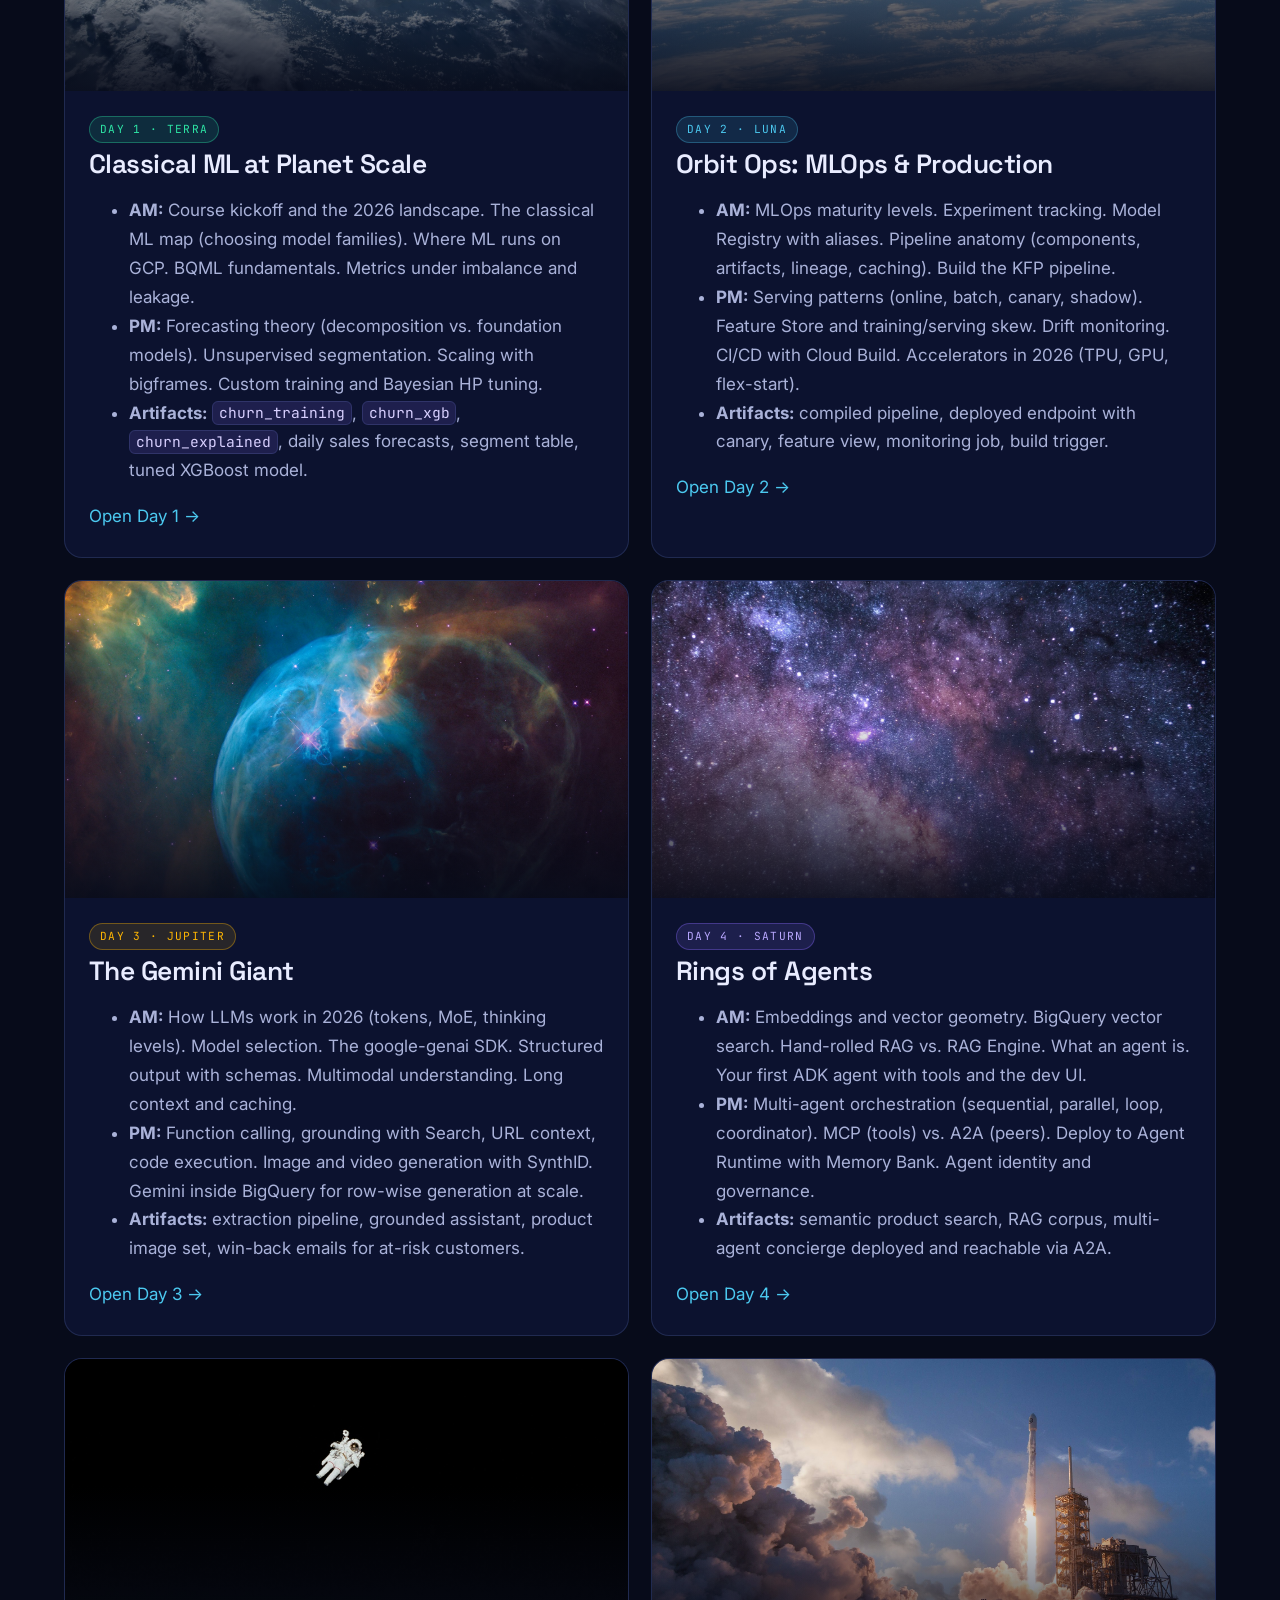
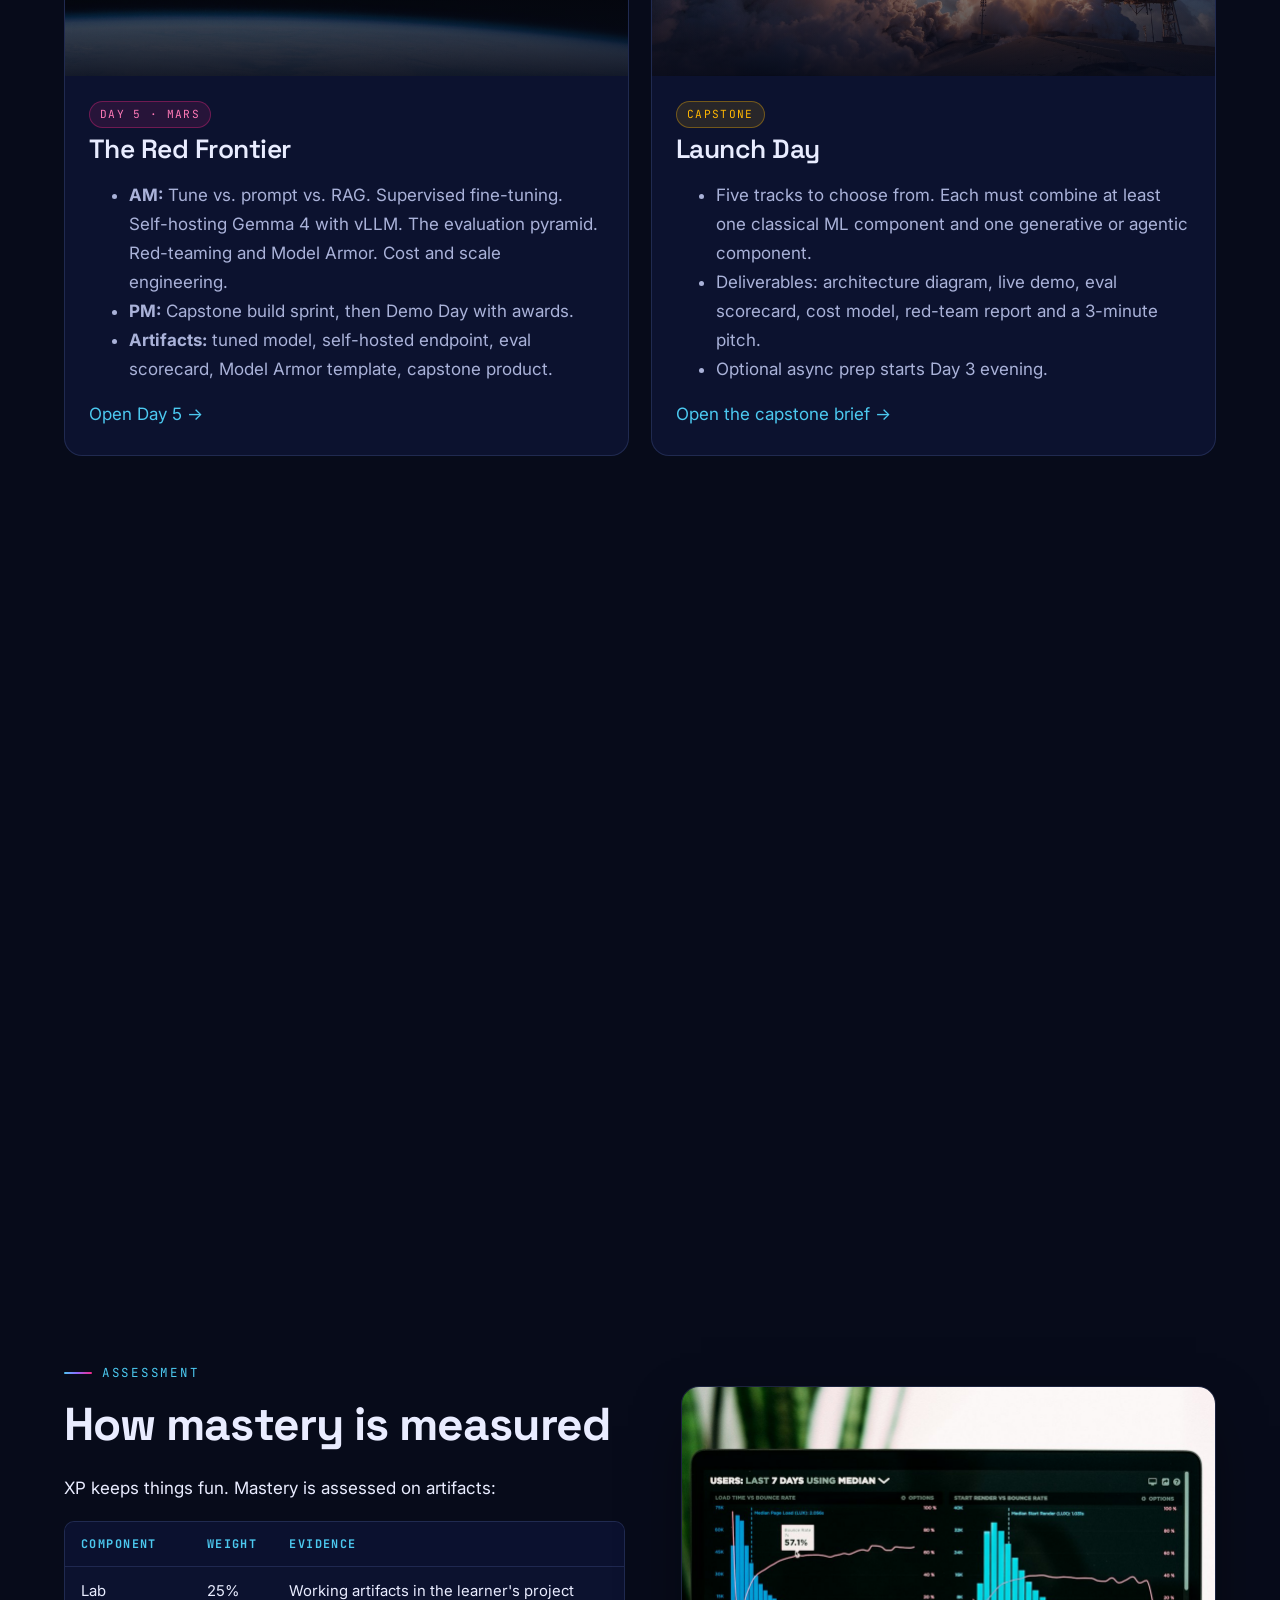
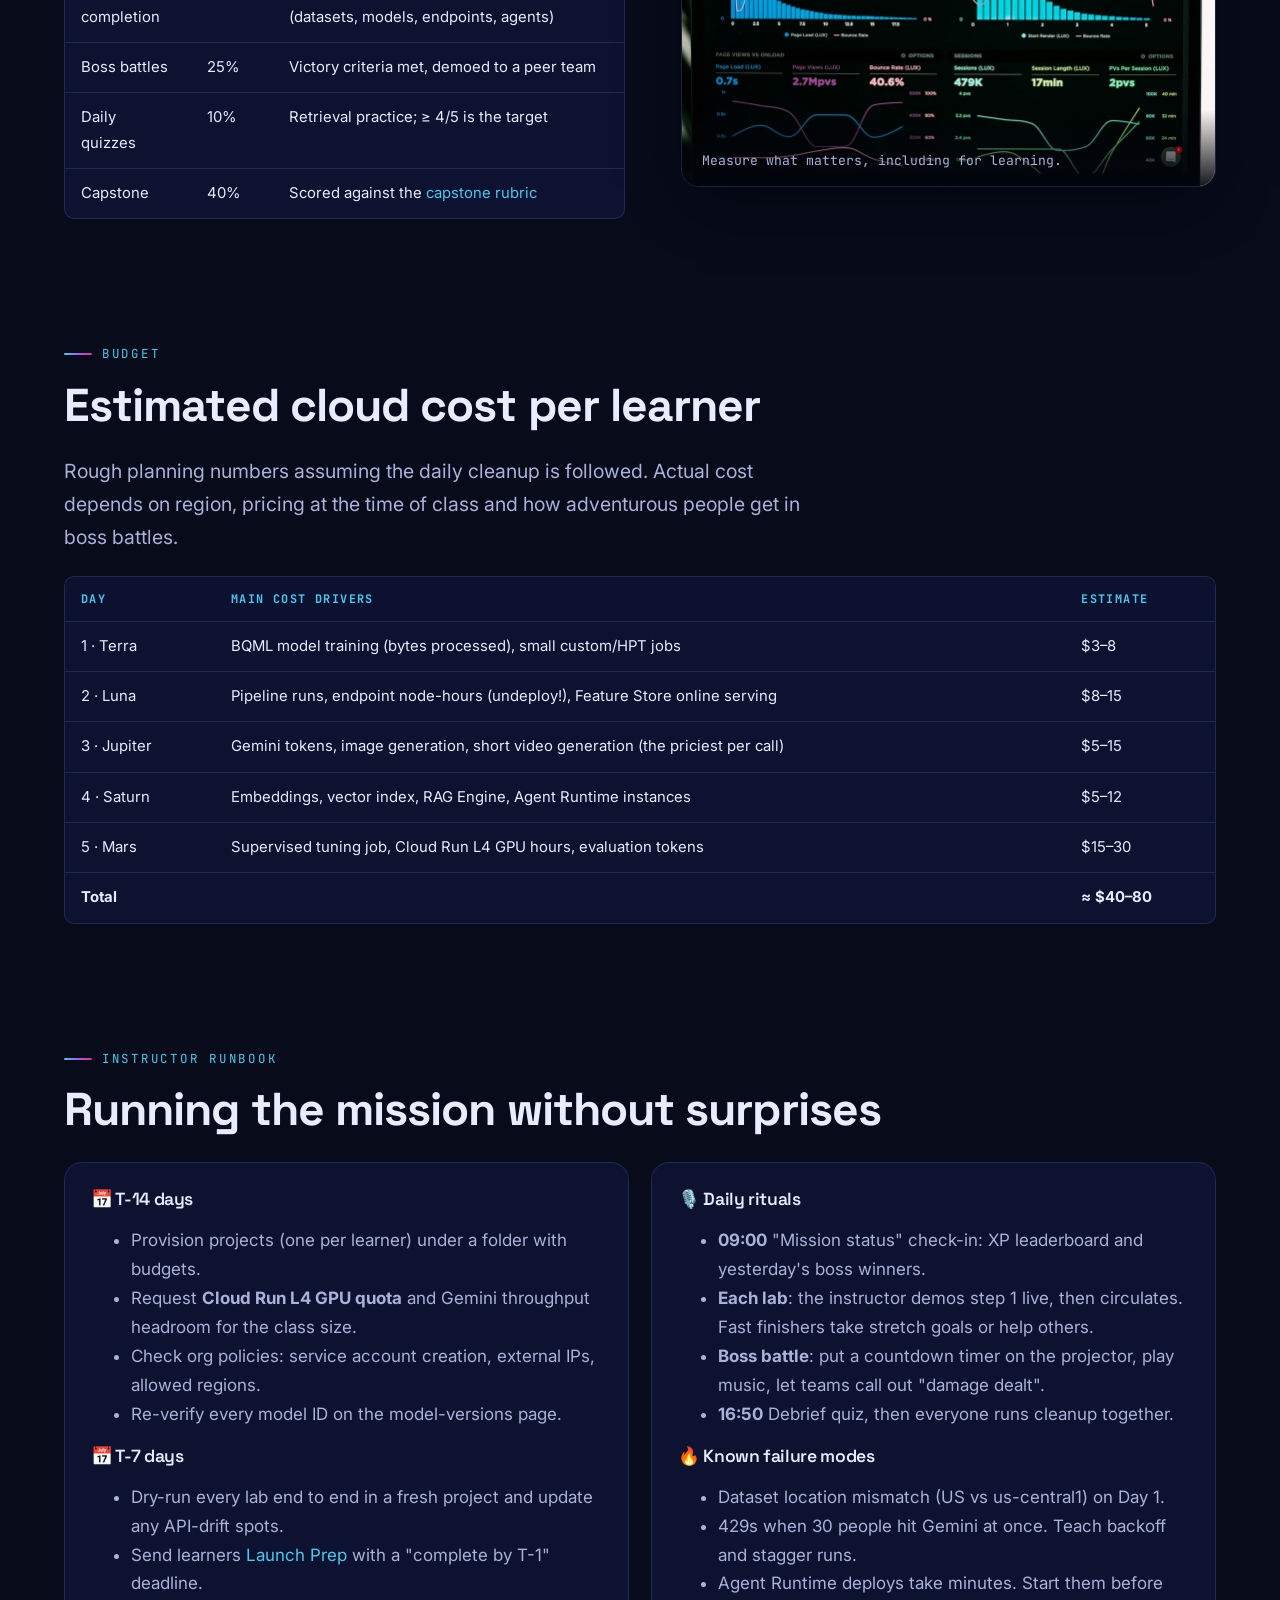
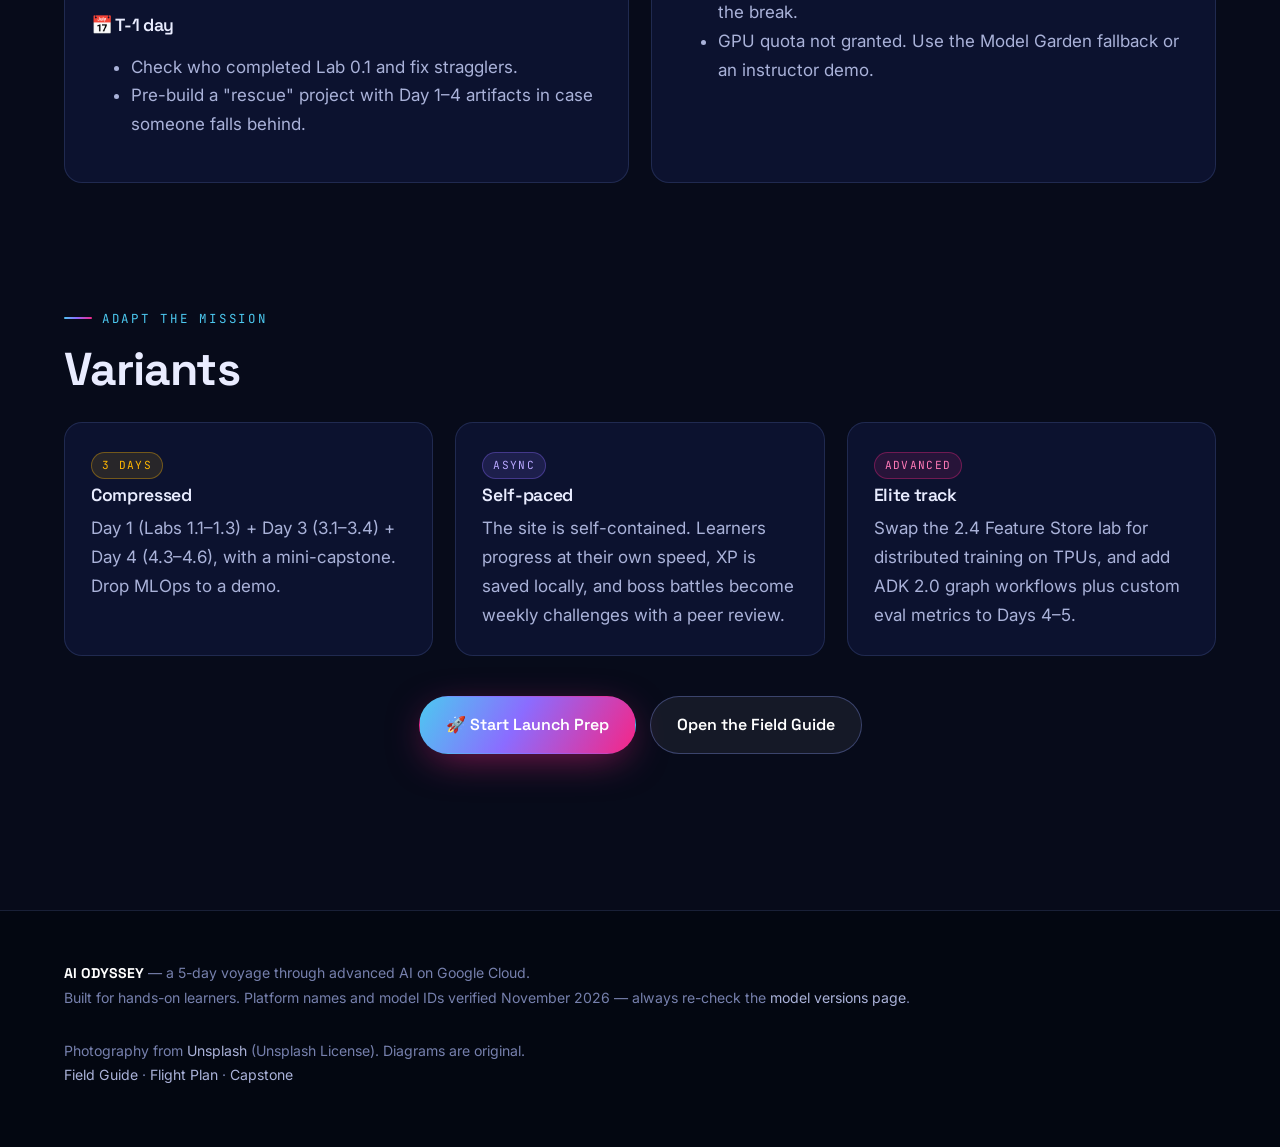
<file: syllabus.html>
<!doctype html>
<html lang="en">
<head>
<meta charset="utf-8">
<meta name="viewport" content="width=device-width, initial-scale=1">
<title>Flight Plan — Syllabus | AI Odyssey</title>
<meta name="description" content="The complete plan for AI Odyssey, a 5-day advanced AI on Google Cloud course: outcomes, daily schedule, labs, assessment, instructor runbook, cost model and adaptations.">
<link rel="icon" href="assets/img/favicon.svg" type="image/svg+xml">
<link rel="preconnect" href="https://fonts.googleapis.com">
<link rel="preconnect" href="https://fonts.gstatic.com" crossorigin>
<link href="https://fonts.googleapis.com/css2?family=Inter:wght@400;500;600;700&family=JetBrains+Mono:wght@400;500&family=Space+Grotesk:wght@500;600;700&display=swap" rel="stylesheet">
<link rel="stylesheet" href="assets/css/style.css?v=2">
</head>
<body data-page="syllabus">

<header class="hero day-hero" style="min-height:70vh">
  <div class="hero-bg" style="background-image:url('assets/img/sky-purple.jpg')"></div>
  <canvas class="starfield"></canvas>
  <div class="wrap">
    <div class="day-num">MISSION DOSSIER</div>
    <h1>The <span class="grad-text">Flight Plan</span></h1>
    <p class="lead">The full plan for a one-week advanced AI course on Google Cloud: what learners will be able to do, how every hour is spent, how progress is measured, and how to run it without surprises.</p>
  </div>
</header>

<!-- AT A GLANCE -->
<section class="section">
  <div class="wrap">
    <div class="grid g3">
      <div class="card reveal"><div class="icon">🗓️</div><h4>Format</h4><p class="dim">5 days × 8 hours (09:00–17:00), in person or live virtual. About 70% hands-on. Teams of 2–3 for boss battles and the capstone.</p></div>
      <div class="card reveal"><div class="icon">🎯</div><h4>Audience</h4><p class="dim">Data scientists, ML engineers and software engineers moving into AI. Comfortable with Python and SQL, and familiar with basic ML concepts.</p></div>
      <div class="card reveal"><div class="icon">🧰</div><h4>Platform</h4><p class="dim">Google Cloud, specifically BigQuery and Gemini Enterprise Agent Platform (formerly Vertex AI), with Cloud Run, Cloud Build and Model Armor.</p></div>
    </div>
  </div>
</section>

<!-- OUTCOMES -->
<section class="section" style="padding-top:20px">
  <div class="wrap split">
    <div class="reveal">
      <div class="eyebrow">Learning outcomes</div>
      <h2>By Friday, every learner can…</h2>
      <ol>
        <li><strong>Select</strong> the right technique for a problem (boosted trees, forecasting, clustering, LLM prompting, RAG, agents or fine-tuning) and justify it on cost, latency, accuracy and explainability.</li>
        <li><strong>Build and explain</strong> classical models in BigQuery ML, including leakage-free feature engineering and Shapley explanations.</li>
        <li><strong>Forecast</strong> with ARIMA_PLUS and the TimesFM foundation model, and decide between them with a backtest.</li>
        <li><strong>Operationalize</strong> models with pipelines, experiment tracking, a registry, endpoints, a feature store, monitoring and CI/CD.</li>
        <li><strong>Engineer</strong> Gemini applications with structured output, multimodal inputs, function calling, grounding and context caching.</li>
        <li><strong>Generate</strong> images and video responsibly with Nano Banana and Veo/Omni models.</li>
        <li><strong>Retrieve</strong> knowledge with embeddings, BigQuery vector search and RAG Engine.</li>
        <li><strong>Build multi-agent systems</strong> with ADK 2.0, connect them to tools over MCP and to each other over A2A, and deploy them to Agent Runtime with Memory Bank.</li>
        <li><strong>Tune</strong> Gemini with supervised fine-tuning and <strong>self-host</strong> Gemma 4 on Cloud Run GPUs with vLLM.</li>
        <li><strong>Evaluate</strong> generative and agentic systems with autoraters, rubrics and trajectory metrics.</li>
        <li><strong>Defend</strong> AI systems with Model Armor, least-privilege identities and red-teaming.</li>
        <li><strong>Engineer cost</strong> with model routing, caching, batch inference and budgets.</li>
      </ol>
    </div>
    <figure class="photo reveal" style="margin:0"><img src="assets/img/blueprint.jpg" alt="Engineer sketching blueprints" loading="lazy"><figcaption>Outcomes first, then labs designed backwards from them.</figcaption></figure>
  </div>
</section>

<!-- LEARNING ARC -->
<section class="section-tight">
  <div class="wrap">
    <div class="reveal"><div class="eyebrow">The learning arc</div><h2>One dataset, five layers of capability</h2>
    <p class="lead">The same e-commerce world (<code>thelook_ecommerce</code>) runs through the whole week, so each day builds on the last instead of starting from scratch.</p></div>
    <figure class="diagram reveal">
      <svg viewBox="0 0 1000 360" role="img" aria-label="Learning arc: five days ascending from classical ML to production AI, with the thelook dataset as a continuous thread">
        <defs>
          <linearGradient id="arc" x1="0" x2="1"><stop offset="0" stop-color="#2ee6a6"/><stop offset=".25" stop-color="#4cc9f0"/><stop offset=".5" stop-color="#ffb703"/><stop offset=".75" stop-color="#8b6cff"/><stop offset="1" stop-color="#ff4d6d"/></linearGradient>
          <filter id="arcglow"><feGaussianBlur stdDeviation="6"/></filter>
        </defs>
        <path d="M60 300 C 250 290, 330 220, 420 190 S 700 90, 940 50" stroke="url(#arc)" stroke-width="10" fill="none" filter="url(#arcglow)" opacity=".6"/>
        <path d="M60 300 C 250 290, 330 220, 420 190 S 700 90, 940 50" stroke="url(#arc)" stroke-width="4" fill="none"/>
        <g font-size="14" text-anchor="middle">
          <circle cx="100" cy="298" r="16" fill="#2ee6a6"/><text x="100" y="303" fill="#032" font-weight="700">1</text>
          <text x="100" y="336" fill="#fff" font-weight="700">Terra</text><text x="100" y="354" fill="#aab2d9" font-size="12">predict &amp; explain</text>
          <circle cx="300" cy="255" r="16" fill="#4cc9f0"/><text x="300" y="260" fill="#032" font-weight="700">2</text>
          <text x="300" y="293" fill="#fff" font-weight="700">Luna</text><text x="300" y="311" fill="#aab2d9" font-size="12">operationalize</text>
          <circle cx="500" cy="165" r="16" fill="#ffb703"/><text x="500" y="170" fill="#320" font-weight="700">3</text>
          <text x="500" y="203" fill="#fff" font-weight="700">Jupiter</text><text x="500" y="221" fill="#aab2d9" font-size="12">generate &amp; perceive</text>
          <circle cx="710" cy="105" r="16" fill="#8b6cff"/><text x="710" y="110" fill="#fff" font-weight="700">4</text>
          <text x="710" y="143" fill="#fff" font-weight="700">Saturn</text><text x="710" y="161" fill="#aab2d9" font-size="12">retrieve &amp; act</text>
          <circle cx="920" cy="54" r="16" fill="#ff4d6d"/><text x="920" y="59" fill="#fff" font-weight="700">5</text>
          <text x="900" y="92" fill="#fff" font-weight="700">Mars</text><text x="900" y="110" fill="#aab2d9" font-size="12">tune, evaluate, defend</text>
        </g>
        <g font-family="JetBrains Mono, monospace" font-size="11" fill="#7680ad">
          <text x="60" y="30">THREAD: thelook_ecommerce</text>
          <text x="60" y="50">churn scores → retention emails → support agent → evaluated &amp; armored agent</text>
        </g>
      </svg>
      <figcaption>Fig 0.1 · Each day adds a layer on top of the previous day's artifacts.</figcaption>
    </figure>
  </div>
</section>

<!-- WEEK AT A GLANCE -->
<section class="section">
  <div class="wrap">
    <div class="reveal"><div class="eyebrow">Week at a glance</div><h2>The itinerary</h2></div>
    <div class="table-wrap reveal" style="margin-top:20px"><table>
      <tr><th>Day</th><th>World · Theme</th><th>Labs</th><th>Boss battle</th><th>Key services</th></tr>
      <tr><td><b style="color:#2ee6a6">1</b></td><td><a href="day1.html"><b>Terra</b></a> · Classical ML at Planet Scale</td><td>1.1 BQML Blitz · 1.2 Churn Prophecy · 1.3 Time Travelers · 1.4 Constellations · 1.5 DataFrames at Scale · 1.6 Hyperdrive Tuning</td><td>🐙 Churn Kraken</td><td>BigQuery ML, TimesFM, bigframes, Colab Enterprise, Training, Vizier</td></tr>
      <tr><td><b style="color:#4cc9f0">2</b></td><td><a href="day2.html"><b>Luna</b></a> · Orbit Ops: MLOps &amp; Production</td><td>2.1 Experiments &amp; Registry · 2.2 Pipeline Forge · 2.3 Endpoint Launch · 2.4 Feature Store · 2.5 Model Monitoring · 2.6 CI/CD</td><td>🌊 Drift Leviathan</td><td>Pipelines (KFP v2), Experiments, Model Registry, Endpoints, Feature Store, Monitoring, Cloud Build</td></tr>
      <tr><td><b style="color:#ffb703">3</b></td><td><a href="day3.html"><b>Jupiter</b></a> · The Gemini Giant: Generative &amp; Multimodal AI</td><td>3.1 First Contact · 3.2 Structured Extraction · 3.3 Multimodal Eyes &amp; Ears · 3.4 Tools &amp; Grounding · 3.5 Creative Studio · 3.6 Gen AI in BigQuery</td><td>🐉 Hallucination Hydra</td><td>Gemini 4 Argon, 3.8 Flash, Flash-Lite, Nano Banana, Veo/Omni, context caching, grounding, AI.GENERATE</td></tr>
      <tr><td><b style="color:#8b6cff">4</b></td><td><a href="day4.html"><b>Saturn</b></a> · Rings of Agents: RAG, Agents &amp; Protocols</td><td>4.1 Vector Voyage · 4.2 RAG Engine · 4.3 Agent Ignition · 4.4 Agent Crew · 4.5 Plug into MCP · 4.6 Deploy, Remember &amp; Talk</td><td>🐝 The Swarm</td><td>Embeddings, Vector Search, RAG Engine, ADK 2.0, MCP Toolbox, Agent Runtime, Memory Bank, A2A</td></tr>
      <tr><td><b style="color:#ff4d6d">5</b></td><td><a href="day5.html"><b>Mars</b></a> · The Red Frontier: Tune, Evaluate, Defend, Scale</td><td>5.1 Tune a Gemini · 5.2 Open Model Ops · 5.3 Evaluation Arena · 5.4 Red Team &amp; Shields · 5.5 Cost &amp; Scale Optimizer</td><td>🔴 Red Frontier + 🚀 Capstone</td><td>Supervised tuning, Gemma 4, Cloud Run GPUs, vLLM, Gen AI Evaluation, Model Armor, Cloud Trace</td></tr>
    </table></div>
  </div>
</section>

<!-- DAILY RHYTHM -->
<section class="banner">
  <div class="bg" style="background-image:url('assets/img/orion.jpg')"></div>
  <div class="wrap">
    <div class="eyebrow">The daily rhythm</div>
    <blockquote>Briefing (20 min) → Lab (45–70 min) → repeat ×3 → Boss battle (30 min) → Debrief quiz (10 min)</blockquote>
    <cite>Attention resets every ~20 minutes, so concepts stay short and the build time stays long.</cite>
  </div>
</section>

<!-- DAILY DETAIL -->
<section class="section">
  <div class="wrap">
    <div class="reveal"><div class="eyebrow">Day by day</div><h2>Detailed module plan</h2></div>
    <div class="grid g2" style="margin-top:28px">
      <div class="card img-card reveal"><div class="img" style="background-image:url('assets/img/earth-iss.jpg')"></div><div class="body">
        <span class="tag green">Day 1 · Terra</span><h3>Classical ML at Planet Scale</h3>
        <ul class="dim">
          <li><b>AM:</b> Course kickoff and the 2026 landscape. The classical ML map (choosing model families). Where ML runs on GCP. BQML fundamentals. Metrics under imbalance and leakage.</li>
          <li><b>PM:</b> Forecasting theory (decomposition vs. foundation models). Unsupervised segmentation. Scaling with bigframes. Custom training and Bayesian HP tuning.</li>
          <li><b>Artifacts:</b> <code>churn_training</code>, <code>churn_xgb</code>, <code>churn_explained</code>, daily sales forecasts, segment table, tuned XGBoost model.</li>
        </ul><a href="day1.html">Open Day 1 →</a></div></div>
      <div class="card img-card reveal"><div class="img" style="background-image:url('assets/img/satellite.jpg')"></div><div class="body">
        <span class="tag">Day 2 · Luna</span><h3>Orbit Ops: MLOps &amp; Production</h3>
        <ul class="dim">
          <li><b>AM:</b> MLOps maturity levels. Experiment tracking. Model Registry with aliases. Pipeline anatomy (components, artifacts, lineage, caching). Build the KFP pipeline.</li>
          <li><b>PM:</b> Serving patterns (online, batch, canary, shadow). Feature Store and training/serving skew. Drift monitoring. CI/CD with Cloud Build. Accelerators in 2026 (TPU, GPU, flex-start).</li>
          <li><b>Artifacts:</b> compiled pipeline, deployed endpoint with canary, feature view, monitoring job, build trigger.</li>
        </ul><a href="day2.html">Open Day 2 →</a></div></div>
      <div class="card img-card reveal"><div class="img" style="background-image:url('assets/img/nebula-bubble.jpg')"></div><div class="body">
        <span class="tag amber">Day 3 · Jupiter</span><h3>The Gemini Giant</h3>
        <ul class="dim">
          <li><b>AM:</b> How LLMs work in 2026 (tokens, MoE, thinking levels). Model selection. The google-genai SDK. Structured output with schemas. Multimodal understanding. Long context and caching.</li>
          <li><b>PM:</b> Function calling, grounding with Search, URL context, code execution. Image and video generation with SynthID. Gemini inside BigQuery for row-wise generation at scale.</li>
          <li><b>Artifacts:</b> extraction pipeline, grounded assistant, product image set, win-back emails for at-risk customers.</li>
        </ul><a href="day3.html">Open Day 3 →</a></div></div>
      <div class="card img-card reveal"><div class="img" style="background-image:url('assets/img/galaxy-purple.jpg')"></div><div class="body">
        <span class="tag violet">Day 4 · Saturn</span><h3>Rings of Agents</h3>
        <ul class="dim">
          <li><b>AM:</b> Embeddings and vector geometry. BigQuery vector search. Hand-rolled RAG vs. RAG Engine. What an agent is. Your first ADK agent with tools and the dev UI.</li>
          <li><b>PM:</b> Multi-agent orchestration (sequential, parallel, loop, coordinator). MCP (tools) vs. A2A (peers). Deploy to Agent Runtime with Memory Bank. Agent identity and governance.</li>
          <li><b>Artifacts:</b> semantic product search, RAG corpus, multi-agent concierge deployed and reachable via A2A.</li>
        </ul><a href="day4.html">Open Day 4 →</a></div></div>
      <div class="card img-card reveal"><div class="img" style="background-image:url('assets/img/astronaut.jpg')"></div><div class="body">
        <span class="tag magenta">Day 5 · Mars</span><h3>The Red Frontier</h3>
        <ul class="dim">
          <li><b>AM:</b> Tune vs. prompt vs. RAG. Supervised fine-tuning. Self-hosting Gemma 4 with vLLM. The evaluation pyramid. Red-teaming and Model Armor. Cost and scale engineering.</li>
          <li><b>PM:</b> Capstone build sprint, then Demo Day with awards.</li>
          <li><b>Artifacts:</b> tuned model, self-hosted endpoint, eval scorecard, Model Armor template, capstone product.</li>
        </ul><a href="day5.html">Open Day 5 →</a></div></div>
      <div class="card img-card reveal"><div class="img" style="background-image:url('assets/img/rocket-launch.jpg')"></div><div class="body">
        <span class="tag amber">Capstone</span><h3>Launch Day</h3>
        <ul class="dim">
          <li>Five tracks to choose from. Each must combine at least one classical ML component and one generative or agentic component.</li>
          <li>Deliverables: architecture diagram, live demo, eval scorecard, cost model, red-team report and a 3-minute pitch.</li>
          <li>Optional async prep starts Day 3 evening.</li>
        </ul><a href="capstone.html">Open the capstone brief →</a></div></div>
    </div>
  </div>
</section>

<!-- PEDAGOGY -->
<section class="section" style="padding-top:20px">
  <div class="wrap">
    <div class="reveal"><div class="eyebrow">Design principles</div><h2>Why it's built this way</h2></div>
    <div class="grid g3" style="margin-top:26px">
      <div class="card lift reveal"><div class="icon">🔁</div><h4>One continuous story</h4><p class="dim">Artifacts from one day feed the next. Learners see a system grow instead of 30 disconnected demos.</p></div>
      <div class="card lift reveal"><div class="icon">⚖️</div><h4>Classical vs. generative judgment</h4><p class="dim">Every day asks "what's the cheapest thing that works?" Learners leave able to say <em>no</em> to an LLM when a tree is better.</p></div>
      <div class="card lift reveal"><div class="icon">🧪</div><h4>Show, then struggle</h4><p class="dim">Labs are scaffolded with code and expected outputs. Boss battles are open-ended so learners have to transfer the skill, not copy it.</p></div>
      <div class="card lift reveal"><div class="icon">🎮</div><h4>Gamified momentum</h4><p class="dim">XP, ranks, badges and boss HP bars turn a long week into a campaign. Retrieval-practice quizzes close every day.</p></div>
      <div class="card lift reveal"><div class="icon">🛡️</div><h4>Production realism</h4><p class="dim">Cost, IAM, evaluation and security are woven through every day, not saved for a single "best practices" slide.</p></div>
      <div class="card lift reveal"><div class="icon">🧭</div><h4>Drift-proof skills</h4><p class="dim">APIs change monthly. "API drift check" callouts teach learners to read schemas, check versions and adapt, which outlasts any single SDK release.</p></div>
    </div>
  </div>
</section>

<!-- ASSESSMENT -->
<section class="section" style="padding-top:20px">
  <div class="wrap split">
    <div class="reveal">
      <div class="eyebrow">Assessment</div>
      <h2>How mastery is measured</h2>
      <p>XP keeps things fun. Mastery is assessed on artifacts:</p>
      <div class="table-wrap"><table>
        <tr><th>Component</th><th>Weight</th><th>Evidence</th></tr>
        <tr><td>Lab completion</td><td>25%</td><td>Working artifacts in the learner's project (datasets, models, endpoints, agents)</td></tr>
        <tr><td>Boss battles</td><td>25%</td><td>Victory criteria met, demoed to a peer team</td></tr>
        <tr><td>Daily quizzes</td><td>10%</td><td>Retrieval practice; ≥ 4/5 is the target</td></tr>
        <tr><td>Capstone</td><td>40%</td><td>Scored against the <a href="capstone.html#rubric">capstone rubric</a></td></tr>
      </table></div>
    </div>
    <figure class="photo reveal" style="margin:0"><img src="assets/img/analytics.jpg" alt="Analytics dashboard on a screen" loading="lazy"><figcaption>Measure what matters, including for learning.</figcaption></figure>
  </div>
</section>

<!-- COST -->
<section class="section" style="padding-top:20px">
  <div class="wrap">
    <div class="reveal"><div class="eyebrow">Budget</div><h2>Estimated cloud cost per learner</h2>
    <p class="lead">Rough planning numbers assuming the daily cleanup is followed. Actual cost depends on region, pricing at the time of class and how adventurous people get in boss battles.</p></div>
    <div class="table-wrap reveal" style="margin-top:20px"><table>
      <tr><th>Day</th><th>Main cost drivers</th><th>Estimate</th></tr>
      <tr><td>1 · Terra</td><td>BQML model training (bytes processed), small custom/HPT jobs</td><td>$3–8</td></tr>
      <tr><td>2 · Luna</td><td>Pipeline runs, endpoint node-hours (undeploy!), Feature Store online serving</td><td>$8–15</td></tr>
      <tr><td>3 · Jupiter</td><td>Gemini tokens, image generation, short video generation (the priciest per call)</td><td>$5–15</td></tr>
      <tr><td>4 · Saturn</td><td>Embeddings, vector index, RAG Engine, Agent Runtime instances</td><td>$5–12</td></tr>
      <tr><td>5 · Mars</td><td>Supervised tuning job, Cloud Run L4 GPU hours, evaluation tokens</td><td>$15–30</td></tr>
      <tr><td><b>Total</b></td><td></td><td><b>≈ $40–80</b></td></tr>
    </table></div>
  </div>
</section>

<!-- INSTRUCTOR RUNBOOK -->
<section class="section" style="padding-top:20px">
  <div class="wrap">
    <div class="reveal"><div class="eyebrow">Instructor runbook</div><h2>Running the mission without surprises</h2></div>
    <div class="grid g2" style="margin-top:26px">
      <div class="card reveal">
        <h4>📅 T-14 days</h4>
        <ul class="dim"><li>Provision projects (one per learner) under a folder with budgets.</li><li>Request <b>Cloud Run L4 GPU quota</b> and Gemini throughput headroom for the class size.</li><li>Check org policies: service account creation, external IPs, allowed regions.</li><li>Re-verify every model ID on the model-versions page.</li></ul>
        <h4>📅 T-7 days</h4>
        <ul class="dim"><li>Dry-run every lab end to end in a fresh project and update any API-drift spots.</li><li>Send learners <a href="setup.html">Launch Prep</a> with a "complete by T-1" deadline.</li></ul>
        <h4>📅 T-1 day</h4>
        <ul class="dim"><li>Check who completed Lab 0.1 and fix stragglers.</li><li>Pre-build a "rescue" project with Day 1–4 artifacts in case someone falls behind.</li></ul>
      </div>
      <div class="card reveal">
        <h4>🎙️ Daily rituals</h4>
        <ul class="dim"><li><b>09:00</b> "Mission status" check-in: XP leaderboard and yesterday's boss winners.</li><li><b>Each lab</b>: the instructor demos step 1 live, then circulates. Fast finishers take stretch goals or help others.</li><li><b>Boss battle</b>: put a countdown timer on the projector, play music, let teams call out "damage dealt".</li><li><b>16:50</b> Debrief quiz, then everyone runs cleanup together.</li></ul>
        <h4>🔥 Known failure modes</h4>
        <ul class="dim"><li>Dataset location mismatch (US vs us-central1) on Day 1.</li><li>429s when 30 people hit Gemini at once. Teach backoff and stagger runs.</li><li>Agent Runtime deploys take minutes. Start them before the break.</li><li>GPU quota not granted. Use the Model Garden fallback or an instructor demo.</li></ul>
      </div>
    </div>
  </div>
</section>

<!-- ADAPTATIONS -->
<section class="section" style="padding-top:20px">
  <div class="wrap">
    <div class="reveal"><div class="eyebrow">Adapt the mission</div><h2>Variants</h2></div>
    <div class="grid g3" style="margin-top:26px">
      <div class="card lift reveal"><span class="tag amber">3 days</span><h4>Compressed</h4><p class="dim">Day 1 (Labs 1.1–1.3) + Day 3 (3.1–3.4) + Day 4 (4.3–4.6), with a mini-capstone. Drop MLOps to a demo.</p></div>
      <div class="card lift reveal"><span class="tag violet">Async</span><h4>Self-paced</h4><p class="dim">The site is self-contained. Learners progress at their own speed, XP is saved locally, and boss battles become weekly challenges with a peer review.</p></div>
      <div class="card lift reveal"><span class="tag magenta">Advanced</span><h4>Elite track</h4><p class="dim">Swap the 2.4 Feature Store lab for distributed training on TPUs, and add ADK 2.0 graph workflows plus custom eval metrics to Days 4–5.</p></div>
    </div>
    <div class="btn-row" style="margin-top:40px;justify-content:center">
      <a class="btn btn-primary" href="setup.html">🚀 Start Launch Prep</a>
      <a class="btn btn-ghost" href="field-guide.html">Open the Field Guide</a>
    </div>
  </div>
</section>

<script src="assets/js/main.js?v=2"></script>
</body>
</html>
</file>
<file: assets/css/style.css>
/* =========================================================
   AI ODYSSEY — Advanced AI on Google Cloud (2026 Edition)
   Deep-space design system
   ========================================================= */

:root {
  --space-0: #03050d;
  --space-1: #070b1a;
  --space-2: #0c1230;
  --space-3: #141b44;
  --glass: rgba(18, 26, 66, 0.55);
  --glass-strong: rgba(14, 20, 52, 0.82);
  --line: rgba(140, 160, 255, 0.16);
  --line-strong: rgba(140, 160, 255, 0.32);

  --text: #e9ecff;
  --text-dim: #aab2d9;
  --text-faint: #7680ad;

  --cyan: #4cc9f0;
  --blue: #4285f4;
  --violet: #8b6cff;
  --magenta: #f72585;
  --amber: #ffb703;
  --green: #2ee6a6;
  --red: #ff4d6d;

  --grad-aurora: linear-gradient(120deg, #4cc9f0 0%, #8b6cff 45%, #f72585 100%);
  --grad-sun: linear-gradient(120deg, #ffb703 0%, #fb5607 50%, #f72585 100%);
  --grad-mint: linear-gradient(120deg, #2ee6a6 0%, #4cc9f0 100%);

  --radius: 18px;
  --radius-sm: 10px;
  --shadow: 0 20px 60px -20px rgba(0, 0, 0, 0.7);
  --glow-cyan: 0 0 40px rgba(76, 201, 240, 0.35);
  --glow-violet: 0 0 50px rgba(139, 108, 255, 0.35);

  --font-display: "Space Grotesk", "Inter", system-ui, sans-serif;
  --font-body: "Inter", system-ui, -apple-system, Segoe UI, sans-serif;
  --font-mono: "JetBrains Mono", ui-monospace, SFMono-Regular, Menlo, monospace;

  --maxw: 1200px;
  --navh: 64px;
}

*, *::before, *::after { box-sizing: border-box; }
html, body { overflow-x: clip; }
html { scroll-behavior: smooth; scroll-padding-top: calc(var(--navh) + 20px); }
body {
  margin: 0;
  background: var(--space-1);
  background-image:
    radial-gradient(1200px 800px at 85% -10%, rgba(139, 108, 255, 0.16), transparent 60%),
    radial-gradient(900px 700px at -10% 30%, rgba(76, 201, 240, 0.10), transparent 60%),
    radial-gradient(900px 900px at 50% 120%, rgba(247, 37, 133, 0.10), transparent 60%);
  background-attachment: fixed;
  color: var(--text);
  font-family: var(--font-body);
  font-size: 17px;
  line-height: 1.7;
  -webkit-font-smoothing: antialiased;
  overflow-x: hidden;
}
img { max-width: 100%; display: block; }
a { color: var(--cyan); text-decoration: none; }
a:hover { text-decoration: underline; text-underline-offset: 3px; }
::selection { background: rgba(139, 108, 255, 0.5); }

h1, h2, h3, h4 { font-family: var(--font-display); line-height: 1.15; letter-spacing: -0.02em; margin: 0 0 0.5em; }
h1 { font-size: clamp(2.6rem, 6vw, 5.2rem); font-weight: 700; }
h2 { font-size: clamp(1.9rem, 3.6vw, 2.9rem); font-weight: 700; }
h3 { font-size: clamp(1.3rem, 2.2vw, 1.65rem); font-weight: 600; }
h4 { font-size: 1.1rem; font-weight: 600; }
p { margin: 0 0 1.1em; }
strong { color: #fff; }
code { font-family: var(--font-mono); font-size: 0.86em; background: rgba(139, 108, 255, 0.14); border: 1px solid var(--line); padding: 0.1em 0.4em; border-radius: 6px; color: #d8d0ff; }
:not(pre) > code { overflow-wrap: anywhere; }
hr { border: 0; height: 1px; background: var(--line); margin: 3rem 0; }

.grad-text { background: var(--grad-aurora); -webkit-background-clip: text; background-clip: text; color: transparent; }
.grad-sun { background: var(--grad-sun); -webkit-background-clip: text; background-clip: text; color: transparent; }
.grad-mint { background: var(--grad-mint); -webkit-background-clip: text; background-clip: text; color: transparent; }

.wrap { max-width: var(--maxw); margin: 0 auto; padding: 0 24px; }
.section { padding: 96px 0; position: relative; }
.section-tight { padding: 56px 0; }
.eyebrow { font-family: var(--font-mono); font-size: 0.78rem; letter-spacing: 0.22em; text-transform: uppercase; color: var(--cyan); display: inline-flex; align-items: center; gap: 10px; margin-bottom: 14px; }
.eyebrow::before { content: ""; width: 28px; height: 2px; background: var(--grad-aurora); border-radius: 2px; }
.lead { font-size: 1.22rem; color: var(--text-dim); max-width: 760px; }
.center { text-align: center; }
.center .lead { margin-left: auto; margin-right: auto; }
.dim { color: var(--text-dim); }
.faint { color: var(--text-faint); }
.mt-0 { margin-top: 0; } .mb-0 { margin-bottom: 0; }

/* ---------- NAV ---------- */
.nav {
  position: sticky; top: 0; z-index: 100; height: var(--navh);
  background: rgba(5, 8, 22, 0.72); backdrop-filter: blur(16px) saturate(140%);
  -webkit-backdrop-filter: blur(16px) saturate(140%);
  border-bottom: 1px solid var(--line);
}
.nav .wrap { display: flex; align-items: center; height: 100%; gap: 20px; max-width: 1400px; }
.brand { display: flex; align-items: center; gap: 10px; font-family: var(--font-display); font-weight: 700; color: #fff; letter-spacing: 0.04em; white-space: nowrap; }
.brand:hover { text-decoration: none; }
.brand-mark { width: 30px; height: 30px; }
.brand small { font-family: var(--font-mono); font-weight: 400; color: var(--text-faint); font-size: 0.68rem; letter-spacing: 0.15em; }
.nav-links { display: flex; gap: 4px; margin-left: auto; align-items: center; }
.nav-links a { color: var(--text-dim); font-size: 0.88rem; padding: 6px 11px; border-radius: 999px; transition: all .2s; white-space: nowrap; }
.nav-links a:hover, .nav-links a.active { color: #fff; background: rgba(139, 108, 255, 0.18); text-decoration: none; }
.nav-links a .dot { display: inline-block; width: 7px; height: 7px; border-radius: 50%; margin-right: 6px; vertical-align: middle; }
.hud { display: flex; align-items: center; gap: 10px; padding: 5px 12px 5px 6px; border: 1px solid var(--line-strong); border-radius: 999px; background: rgba(12, 18, 48, 0.8); font-family: var(--font-mono); font-size: 0.74rem; white-space: nowrap; cursor: pointer; }
.hud-rank { width: 26px; height: 26px; border-radius: 50%; display: grid; place-items: center; background: var(--grad-aurora); font-size: 0.85rem; }
.hud-bar { width: 70px; height: 5px; border-radius: 3px; background: rgba(255,255,255,0.1); overflow: hidden; }
.hud-bar span { display: block; height: 100%; background: var(--grad-mint); width: 0; transition: width .6s ease; }
.nav-toggle { display: none; background: none; border: 1px solid var(--line-strong); color: #fff; border-radius: 10px; padding: 6px 10px; font-size: 1.1rem; cursor: pointer; }

@media (max-width: 1180px) {
  .nav-toggle { display: block; margin-left: auto; }
  .nav-links { display: none; position: absolute; top: var(--navh); left: 0; right: 0; flex-direction: column; align-items: stretch; background: rgba(5, 8, 22, 0.97); padding: 12px 16px 20px; border-bottom: 1px solid var(--line); }
  .nav-links.open { display: flex; }
  .nav-links a { padding: 10px 14px; }
  .hud { align-self: flex-start; margin-top: 8px; }
}

/* ---------- HERO ---------- */
.hero { position: relative; min-height: 92vh; display: flex; align-items: center; overflow: hidden; isolation: isolate; }
.hero-bg { position: absolute; inset: 0; z-index: -3; background-size: cover; background-position: center; transform: scale(1.06); animation: slowzoom 30s ease-in-out infinite alternate; }
@keyframes slowzoom { to { transform: scale(1.16) translateY(-1%); } }
.hero::after { content: ""; position: absolute; inset: 0; z-index: -2; background:
  linear-gradient(180deg, rgba(3,5,13,0.35) 0%, rgba(3,5,13,0.25) 40%, var(--space-1) 100%),
  radial-gradient(900px 500px at 20% 60%, rgba(7,11,26,0.75), transparent 70%); }
.starfield { position: absolute; inset: 0; z-index: -1; width: 100%; height: 100%; pointer-events: none; }
.hero h1 { text-shadow: 0 6px 40px rgba(0,0,0,0.5); max-width: 980px; }
.hero .lead { color: #d5dbff; font-size: 1.3rem; text-shadow: 0 2px 20px rgba(0,0,0,0.6); }
.hero-badges { display: flex; flex-wrap: wrap; gap: 10px; margin: 26px 0 34px; }
.pill { display: inline-flex; align-items: center; gap: 8px; padding: 6px 14px; border-radius: 999px; background: rgba(12, 18, 48, 0.6); border: 1px solid var(--line-strong); font-size: 0.85rem; color: var(--text); backdrop-filter: blur(6px); }
.pill b { color: var(--cyan); font-family: var(--font-mono); font-weight: 500; }
.btn-row { display: flex; gap: 14px; flex-wrap: wrap; }
.btn { display: inline-flex; align-items: center; gap: 10px; padding: 14px 26px; border-radius: 999px; font-weight: 600; font-family: var(--font-display); font-size: 1rem; border: 1px solid transparent; transition: transform .2s, box-shadow .2s, background .2s; cursor: pointer; color: #fff; }
.btn:hover { text-decoration: none; transform: translateY(-2px); }
.btn-primary { background: var(--grad-aurora); box-shadow: 0 10px 40px -10px rgba(247, 37, 133, 0.6); }
.btn-primary:hover { box-shadow: 0 16px 50px -10px rgba(247, 37, 133, 0.8); }
.btn-ghost { background: rgba(255,255,255,0.06); border-color: var(--line-strong); }
.btn-ghost:hover { background: rgba(255,255,255,0.12); }
.scroll-cue { position: absolute; bottom: 28px; left: 50%; transform: translateX(-50%); font-family: var(--font-mono); font-size: 0.7rem; letter-spacing: 0.3em; color: var(--text-dim); text-align: center; animation: bob 2.4s ease-in-out infinite; }
@keyframes bob { 50% { transform: translate(-50%, 8px); } }

/* Day hero (shorter) */
.day-hero { min-height: 78vh; }
.day-hero .day-num { font-family: var(--font-mono); font-size: 0.9rem; letter-spacing: 0.35em; color: var(--amber); }
.mission-strip { display: grid; grid-template-columns: repeat(4, minmax(0,1fr)); gap: 14px; margin-top: 34px; max-width: 900px; }
.mission-strip div { background: rgba(8, 12, 32, 0.6); border: 1px solid var(--line-strong); border-radius: 14px; padding: 12px 16px; backdrop-filter: blur(8px); }
.mission-strip b { display: block; font-family: var(--font-display); font-size: 1.5rem; color: #fff; }
.mission-strip span { font-size: 0.78rem; color: var(--text-dim); font-family: var(--font-mono); letter-spacing: 0.08em; text-transform: uppercase; }
@media (max-width: 700px) { .mission-strip { grid-template-columns: repeat(2, minmax(0,1fr)); } }

/* ---------- CARDS & GRIDS ---------- */
.grid { display: grid; gap: 22px; }
.g2 { grid-template-columns: repeat(2, minmax(0, 1fr)); }
.g3 { grid-template-columns: repeat(3, minmax(0, 1fr)); }
.g4 { grid-template-columns: repeat(4, minmax(0, 1fr)); }
.g5 { grid-template-columns: repeat(5, minmax(0, 1fr)); }
@media (max-width: 1000px) { .g4, .g5 { grid-template-columns: repeat(2, minmax(0, 1fr)); } .g3 { grid-template-columns: repeat(2, minmax(0, 1fr)); } }
@media (max-width: 680px) { .g2, .g3, .g4, .g5 { grid-template-columns: minmax(0, 1fr); } }

.card { background: var(--glass); border: 1px solid var(--line); border-radius: var(--radius); padding: 26px; backdrop-filter: blur(10px); position: relative; transition: transform .25s, border-color .25s, box-shadow .25s; }
.card:hover { border-color: var(--line-strong); }
.card.lift:hover { transform: translateY(-4px); box-shadow: var(--shadow); }
.card h3, .card h4 { margin-top: 0; }
.card p:last-child { margin-bottom: 0; }
.card .icon { font-size: 1.8rem; margin-bottom: 10px; display: inline-grid; place-items: center; width: 52px; height: 52px; border-radius: 14px; background: rgba(139, 108, 255, 0.15); border: 1px solid var(--line-strong); }

.img-card { padding: 0; overflow: hidden; }
.img-card .img { aspect-ratio: 16/9; background-size: cover; background-position: center; position: relative; }
.img-card .img::after { content: ""; position: absolute; inset: 0; background: linear-gradient(180deg, transparent 40%, rgba(7,11,26,0.9)); }
.img-card .body { padding: 22px 24px 26px; }
.tag { display: inline-block; font-family: var(--font-mono); font-size: 0.7rem; letter-spacing: 0.12em; text-transform: uppercase; padding: 3px 10px; border-radius: 999px; background: rgba(76, 201, 240, 0.12); color: var(--cyan); border: 1px solid rgba(76, 201, 240, 0.3); margin: 0 6px 6px 0; }
.tag.violet { background: rgba(139,108,255,0.14); color: #b9a8ff; border-color: rgba(139,108,255,0.35); }
.tag.magenta { background: rgba(247,37,133,0.12); color: #ff7ab8; border-color: rgba(247,37,133,0.35); }
.tag.amber { background: rgba(255,183,3,0.12); color: var(--amber); border-color: rgba(255,183,3,0.35); }
.tag.green { background: rgba(46,230,166,0.12); color: var(--green); border-color: rgba(46,230,166,0.35); }

/* Planet day cards */
.planets { display: grid; grid-template-columns: repeat(5, minmax(0, 1fr)); gap: 20px; }
@media (max-width: 1100px) { .planets { grid-template-columns: repeat(2, minmax(0, 1fr)); } }
@media (max-width: 600px) { .planets { grid-template-columns: minmax(0, 1fr); } }
.planet-card { text-align: center; padding: 30px 20px 26px; color: var(--text); display: block; }
.planet-card:hover { text-decoration: none; }
.planet { width: 150px; height: 150px; margin: 0 auto 20px; border-radius: 50%; background-size: cover; background-position: center; position: relative; box-shadow: inset -24px -18px 50px rgba(0,0,0,0.75), 0 0 60px var(--pglow, rgba(76,201,240,0.35)); transition: transform .6s cubic-bezier(.2,.8,.2,1); }
.planet-card:hover .planet { transform: scale(1.08) rotate(8deg); }
.planet::before { content: ""; position: absolute; inset: -16px; border-radius: 50%; border: 1px dashed rgba(255,255,255,0.18); animation: spin 40s linear infinite; }
.planet::after { content: ""; position: absolute; width: 10px; height: 10px; border-radius: 50%; background: var(--pcolor, var(--cyan)); top: -21px; left: 50%; box-shadow: 0 0 12px var(--pcolor, var(--cyan)); transform-origin: 0 96px; animation: orbit 9s linear infinite; }
@keyframes spin { to { transform: rotate(360deg); } }
@keyframes orbit { to { transform: rotate(360deg); } }
.planet-card .dayno { font-family: var(--font-mono); color: var(--pcolor, var(--cyan)); font-size: 0.75rem; letter-spacing: 0.25em; }
.planet-card h3 { margin: 6px 0 8px; font-size: 1.3rem; }
.planet-card p { font-size: 0.9rem; color: var(--text-dim); margin: 0; }

/* Split feature */
.split { display: grid; grid-template-columns: 1.05fr 1fr; gap: 56px; align-items: center; }
.split.rev > :first-child { order: 2; }
@media (max-width: 900px) { .split { grid-template-columns: minmax(0,1fr); gap: 30px; } .split.rev > :first-child { order: 0; } }
.photo { border-radius: var(--radius); overflow: hidden; position: relative; box-shadow: var(--shadow); border: 1px solid var(--line); }
.photo img { width: 100%; height: 100%; object-fit: cover; aspect-ratio: 4/3; transition: transform 1.2s ease; }
.photo:hover img { transform: scale(1.04); }
.photo figcaption { position: absolute; left: 0; right: 0; bottom: 0; padding: 40px 20px 14px; font-size: 0.82rem; color: var(--text-dim); background: linear-gradient(transparent, rgba(3,5,13,0.92)); font-family: var(--font-mono); }
.photo.wide img { aspect-ratio: 21/9; }

/* Full-bleed banner */
.banner { position: relative; min-height: 380px; display: flex; align-items: center; overflow: hidden; isolation: isolate; margin: 40px 0; }
.banner .bg { position: absolute; inset: 0; z-index: -2; background-size: cover; background-position: center; background-attachment: fixed; }
@supports (-webkit-touch-callout: none) { .banner .bg { background-attachment: scroll; } }
.banner::after { content: ""; position: absolute; inset: 0; z-index: -1; background: linear-gradient(90deg, rgba(3,5,13,0.92) 0%, rgba(3,5,13,0.55) 60%, rgba(3,5,13,0.3) 100%); }
.banner blockquote { margin: 0; font-family: var(--font-display); font-size: clamp(1.5rem, 3vw, 2.4rem); line-height: 1.3; max-width: 760px; }
.banner cite { display: block; margin-top: 16px; font-style: normal; font-family: var(--font-mono); font-size: 0.85rem; color: var(--amber); }

/* ---------- TIMELINE / SCHEDULE ---------- */
.timeline { position: relative; padding-left: 34px; }
.timeline::before { content: ""; position: absolute; left: 10px; top: 6px; bottom: 6px; width: 2px; background: linear-gradient(var(--cyan), var(--violet), var(--magenta)); border-radius: 2px; }
.tl-item { position: relative; padding: 0 0 26px; }
.tl-item::before { content: ""; position: absolute; left: -30px; top: 8px; width: 14px; height: 14px; border-radius: 50%; background: var(--space-1); border: 3px solid var(--cyan); box-shadow: 0 0 14px var(--cyan); }
.tl-item.t-lab::before { border-color: var(--green); box-shadow: 0 0 14px var(--green); }
.tl-item.t-boss::before { border-color: var(--magenta); box-shadow: 0 0 14px var(--magenta); }
.tl-item.t-break::before { border-color: var(--text-faint); box-shadow: none; }
.tl-time { font-family: var(--font-mono); font-size: 0.78rem; color: var(--text-faint); letter-spacing: 0.08em; }
.tl-title { font-weight: 600; color: #fff; }
.tl-item p { margin: 4px 0 0; color: var(--text-dim); font-size: 0.94rem; }

table { width: 100%; border-collapse: collapse; font-size: 0.93rem; }
.table-wrap { overflow-x: auto; border: 1px solid var(--line); border-radius: var(--radius-sm); background: var(--glass); }
th, td { padding: 12px 16px; text-align: left; border-bottom: 1px solid var(--line); vertical-align: top; }
th { font-family: var(--font-mono); font-size: 0.74rem; letter-spacing: 0.12em; text-transform: uppercase; color: var(--cyan); background: rgba(12, 18, 48, 0.7); }
tr:last-child td { border-bottom: 0; }
td code { white-space: nowrap; }

/* ---------- DAY LAYOUT (TOC + content) ---------- */
.day-layout { display: grid; grid-template-columns: 250px minmax(0, 1fr); gap: 48px; max-width: 1340px; margin: 0 auto; padding: 60px 24px 40px; }
.toc { position: sticky; top: calc(var(--navh) + 24px); align-self: start; max-height: calc(100vh - var(--navh) - 48px); overflow-y: auto; font-size: 0.86rem; padding-right: 8px; }
.toc h5 { font-family: var(--font-mono); letter-spacing: 0.2em; font-size: 0.7rem; color: var(--text-faint); margin: 0 0 12px; text-transform: uppercase; }
.toc a { display: block; color: var(--text-dim); padding: 6px 12px; border-left: 2px solid var(--line); line-height: 1.4; }
.toc a:hover { color: #fff; text-decoration: none; border-left-color: var(--violet); }
.toc a.active { color: #fff; border-left-color: var(--cyan); background: linear-gradient(90deg, rgba(76,201,240,0.12), transparent); }
.toc a.sub { padding-left: 24px; font-size: 0.82rem; }
.toc .toc-progress { margin-top: 18px; padding: 14px; border: 1px solid var(--line); border-radius: 12px; background: var(--glass); }
.toc .toc-progress .bar { height: 6px; background: rgba(255,255,255,0.08); border-radius: 3px; overflow: hidden; margin-top: 8px; }
.toc .toc-progress .bar span { display: block; height: 100%; width: 0; background: var(--grad-mint); transition: width .5s; }
@media (max-width: 1000px) { .day-layout { grid-template-columns: minmax(0,1fr); } .toc { display: none; } }
.content > section { margin-bottom: 72px; }
.content h2 { margin-top: 0.2em; }
.content h3 { margin-top: 1.8em; }
.content ul, .content ol { padding-left: 1.3em; }
.content li { margin-bottom: 0.4em; }
.content li::marker { color: var(--cyan); }

/* ---------- CALLOUTS ---------- */
.callout { border-radius: var(--radius-sm); padding: 18px 22px 18px 58px; margin: 24px 0; position: relative; border: 1px solid var(--line-strong); background: rgba(76, 201, 240, 0.07); }
.callout::before { position: absolute; left: 18px; top: 16px; font-size: 1.3rem; }
.callout p:last-child { margin-bottom: 0; }
.callout .ttl { font-family: var(--font-display); font-weight: 600; display: block; margin-bottom: 4px; color: #fff; }
.callout.tip { background: rgba(46, 230, 166, 0.07); border-color: rgba(46, 230, 166, 0.3); } .callout.tip::before { content: "💡"; }
.callout.warn { background: rgba(255, 183, 3, 0.07); border-color: rgba(255, 183, 3, 0.35); } .callout.warn::before { content: "⚠️"; }
.callout.info::before { content: "🛰️"; }
.callout.new { background: rgba(247, 37, 133, 0.07); border-color: rgba(247, 37, 133, 0.35); } .callout.new::before { content: "✨"; }
.callout.cost { background: rgba(139,108,255,0.08); border-color: rgba(139,108,255,0.35); } .callout.cost::before { content: "💸"; }

.transmission { margin: 30px 0; border-radius: var(--radius); padding: 22px 26px; background: repeating-linear-gradient(0deg, rgba(46,230,166,0.035) 0 2px, transparent 2px 4px), rgba(4, 20, 18, 0.65); border: 1px solid rgba(46,230,166,0.35); font-family: var(--font-mono); font-size: 0.92rem; color: #b7ffe6; position: relative; }
.transmission::before { content: "◉ INCOMING TRANSMISSION — MISSION CONTROL"; display: block; color: var(--green); letter-spacing: 0.18em; font-size: 0.7rem; margin-bottom: 10px; animation: blink 1.6s steps(2) infinite; }
@keyframes blink { 50% { opacity: 0.35; } }
.transmission p:last-child { margin-bottom: 0; }

/* ---------- CONCEPT BLOCKS ---------- */
.concept { display: grid; grid-template-columns: minmax(0, 1.2fr) minmax(0, 1fr); gap: 34px; align-items: start; margin: 30px 0; }
@media (max-width: 900px) { .concept { grid-template-columns: minmax(0, 1fr); } }
.diagram { background: radial-gradient(circle at 30% 20%, rgba(139,108,255,0.12), transparent 60%), var(--glass-strong); border: 1px solid var(--line); border-radius: var(--radius); padding: 22px; margin: 26px 0; overflow-x: auto; }
.diagram svg { width: 100%; height: auto; display: block; min-width: 560px; }
.diagram figcaption { font-family: var(--font-mono); font-size: 0.78rem; color: var(--text-faint); margin-top: 12px; text-align: center; }
.diagram svg text { font-family: var(--font-body); }

.keyterms { display: grid; grid-template-columns: repeat(auto-fit, minmax(230px, 1fr)); gap: 14px; margin: 20px 0; }
.keyterm { padding: 16px 18px; border-radius: 12px; border: 1px solid var(--line); background: rgba(12,18,48,0.55); }
.keyterm b { display: block; font-family: var(--font-display); color: #fff; margin-bottom: 4px; }
.keyterm span { font-size: 0.9rem; color: var(--text-dim); line-height: 1.5; display: block; }

/* ---------- LABS ---------- */
.lab { border-radius: 22px; border: 1px solid var(--line-strong); background: linear-gradient(180deg, rgba(20, 27, 68, 0.75), rgba(10, 14, 36, 0.75)); margin: 40px 0; overflow: hidden; box-shadow: var(--shadow); position: relative; }
.lab::before { content: ""; position: absolute; inset: 0 0 auto 0; height: 3px; background: var(--grad-mint); }
.lab-head { display: grid; grid-template-columns: 180px minmax(0, 1fr); gap: 0; border-bottom: 1px solid var(--line); }
.lab-head .lab-img { background-size: cover; background-position: center; min-height: 100%; position: relative; }
.lab-head .lab-img::after { content: ""; position: absolute; inset: 0; background: linear-gradient(90deg, transparent 40%, rgba(16, 22, 56, 1)); }
.lab-head .lab-meta { padding: 24px 28px; }
@media (max-width: 680px) { .lab-head { grid-template-columns: minmax(0, 1fr); } .lab-head .lab-img { min-height: 140px; } .lab-head .lab-img::after { background: linear-gradient(180deg, transparent 40%, rgba(16,22,56,1)); } }
.lab-id { font-family: var(--font-mono); font-size: 0.75rem; letter-spacing: 0.2em; color: var(--green); }
.lab h3 { margin: 6px 0 10px; font-size: 1.6rem; }
.lab-stats { display: flex; flex-wrap: wrap; gap: 8px 18px; font-family: var(--font-mono); font-size: 0.78rem; color: var(--text-dim); }
.lab-stats .stars { color: var(--amber); letter-spacing: 2px; }
.lab-stats .xp { color: var(--green); }
.lab-body { padding: 26px 30px 30px; }
@media (max-width: 680px) { .lab-body { padding: 20px 18px 24px; } }
.lab-goal { font-size: 1.02rem; color: var(--text-dim); }
.lab-complete { display: none; margin-top: 20px; padding: 14px 18px; border-radius: 12px; background: rgba(46,230,166,0.12); border: 1px solid rgba(46,230,166,0.4); color: var(--green); font-family: var(--font-display); font-weight: 600; }
.lab.done .lab-complete { display: block; animation: pop .5s cubic-bezier(.2,1.6,.4,1); }
.lab.done::before { background: var(--grad-sun); }
@keyframes pop { from { transform: scale(0.9); opacity: 0; } }

.steps { list-style: none; padding: 0 !important; margin: 20px 0 0; counter-reset: step; }
.step { counter-increment: step; position: relative; padding: 4px 0 26px 62px; margin: 0 !important; }
.step::before { content: counter(step); position: absolute; left: 0; top: 0; width: 40px; height: 40px; border-radius: 12px; display: grid; place-items: center; font-family: var(--font-display); font-weight: 700; background: rgba(139,108,255,0.18); border: 1px solid var(--line-strong); color: #fff; transition: all .3s; }
.step::after { content: ""; position: absolute; left: 20px; top: 46px; bottom: 6px; width: 1px; background: var(--line); }
.step:last-child::after { display: none; }
.step.checked::before { content: "✓"; background: var(--grad-mint); color: #032; border-color: transparent; box-shadow: 0 0 20px rgba(46,230,166,0.5); }
.step h4 { margin: 6px 0 8px; display: flex; align-items: center; gap: 10px; flex-wrap: wrap; }
.step-check { margin-left: auto; display: inline-flex; align-items: center; gap: 8px; font-family: var(--font-mono); font-size: 0.72rem; color: var(--text-faint); cursor: pointer; user-select: none; padding: 4px 10px; border-radius: 999px; border: 1px solid var(--line); transition: all .2s; font-weight: 400; }
.step-check:hover { border-color: var(--green); color: var(--green); }
.step.checked .step-check { color: var(--green); border-color: rgba(46,230,166,0.5); background: rgba(46,230,166,0.08); }
.step-check input { accent-color: var(--green); margin: 0; }

/* Code */
pre { position: relative; margin: 16px 0 20px; padding: 18px 20px; border-radius: 12px; background: #060915 !important; border: 1px solid var(--line); overflow-x: auto; font-size: 0.84rem; line-height: 1.6; }
pre code { background: none; border: 0; padding: 0; color: #dfe4ff; font-size: inherit; }
pre[data-lang]::before { content: attr(data-lang); position: absolute; top: 0; right: 0; font-family: var(--font-mono); font-size: 0.65rem; letter-spacing: 0.15em; text-transform: uppercase; color: var(--text-faint); padding: 4px 10px; border-bottom-left-radius: 8px; background: rgba(139,108,255,0.12); }
pre[data-lang] { padding-top: 30px; }
.copy-btn { position: absolute; top: 6px; right: 70px; font-family: var(--font-mono); font-size: 0.7rem; background: rgba(255,255,255,0.06); color: var(--text-dim); border: 1px solid var(--line); border-radius: 6px; padding: 3px 9px; cursor: pointer; opacity: 0; transition: opacity .2s; }
pre:hover .copy-btn, .copy-btn:focus { opacity: 1; }
.copy-btn.ok { color: var(--green); border-color: var(--green); opacity: 1; }
/* Prism tokens */
.token.comment, .token.prolog, .token.doctype, .token.cdata { color: #6b75a8; font-style: italic; }
.token.punctuation { color: #9aa3d0; }
.token.property, .token.tag, .token.constant, .token.symbol, .token.deleted { color: #ff7ab8; }
.token.boolean, .token.number { color: #ffb86b; }
.token.selector, .token.attr-name, .token.string, .token.char, .token.builtin, .token.inserted { color: #7ef0c4; }
.token.operator, .token.entity, .token.url { color: #8be9fd; }
.token.atrule, .token.attr-value, .token.keyword { color: #b39dff; }
.token.function, .token.class-name { color: #6cd4ff; }
.token.regex, .token.important, .token.variable { color: #ffd479; }
.token.decorator { color: #ffb703; }

/* details (hints/solutions) */
details { border: 1px solid var(--line); border-radius: 12px; background: rgba(12,18,48,0.5); margin: 14px 0; overflow: hidden; }
details summary { cursor: pointer; padding: 12px 18px; font-weight: 600; font-family: var(--font-display); list-style: none; display: flex; align-items: center; gap: 10px; color: var(--text); }
details summary::-webkit-details-marker { display: none; }
details summary::before { content: "▸"; color: var(--cyan); transition: transform .2s; }
details[open] summary::before { transform: rotate(90deg); }
details > div { padding: 0 20px 16px; }
details.hint summary::after { content: "HINT"; margin-left: auto; font-family: var(--font-mono); font-size: 0.65rem; color: var(--amber); letter-spacing: 0.15em; }
details.solution summary::after { content: "SOLUTION"; margin-left: auto; font-family: var(--font-mono); font-size: 0.65rem; color: var(--magenta); letter-spacing: 0.15em; }
details.deep summary::after { content: "DEEP DIVE"; margin-left: auto; font-family: var(--font-mono); font-size: 0.65rem; color: var(--violet); letter-spacing: 0.15em; }

/* Tabs */
.tabs { margin: 18px 0; }
.tab-btns { display: flex; gap: 6px; flex-wrap: wrap; border-bottom: 1px solid var(--line); }
.tab-btns button { background: none; border: 0; color: var(--text-dim); padding: 10px 16px; font-family: var(--font-mono); font-size: 0.8rem; cursor: pointer; border-bottom: 2px solid transparent; margin-bottom: -1px; }
.tab-btns button.active { color: #fff; border-bottom-color: var(--cyan); }
.tab-panel { display: none; }
.tab-panel.active { display: block; }

/* Checkpoint / expected output */
.expect { border-left: 3px solid var(--green); padding: 10px 16px; background: rgba(46,230,166,0.05); border-radius: 0 10px 10px 0; font-size: 0.92rem; margin: 12px 0 18px; }
.expect::before { content: "✅ EXPECTED"; display: block; font-family: var(--font-mono); font-size: 0.66rem; letter-spacing: 0.18em; color: var(--green); margin-bottom: 4px; }

/* ---------- BOSS BATTLE ---------- */
.boss { position: relative; border-radius: 24px; overflow: hidden; margin: 50px 0; border: 1px solid rgba(247, 37, 133, 0.5); box-shadow: 0 0 80px -20px rgba(247,37,133,0.5); isolation: isolate; }
.boss .bg { position: absolute; inset: 0; z-index: -2; background-size: cover; background-position: center; }
.boss::after { content: ""; position: absolute; inset: 0; z-index: -1; background: linear-gradient(135deg, rgba(40, 4, 30, 0.93), rgba(10, 6, 40, 0.88)); }
.boss-inner { padding: 38px 40px; }
@media (max-width: 680px) { .boss-inner { padding: 26px 20px; } }
.boss .boss-label { font-family: var(--font-mono); font-size: 0.78rem; letter-spacing: 0.3em; color: #ff7ab8; display: flex; align-items: center; gap: 10px; }
.boss .boss-label::before { content: "☠"; font-size: 1.1rem; animation: pulse 1.4s ease-in-out infinite; }
@keyframes pulse { 50% { transform: scale(1.3); text-shadow: 0 0 20px var(--magenta); } }
.boss h3 { font-size: 2rem; margin: 10px 0 12px; }
.hp { height: 14px; border-radius: 8px; background: rgba(255,255,255,0.08); overflow: hidden; margin: 16px 0 22px; border: 1px solid rgba(247,37,133,0.4); }
.hp span { display: block; height: 100%; width: 100%; background: linear-gradient(90deg, #ff4d6d, #f72585, #b5179e); transition: width .8s cubic-bezier(.2,.8,.2,1); }
.boss.defeated .hp span { width: 0 !important; }
.boss .criteria { list-style: none; padding: 0 !important; }
.boss .criteria li { padding-left: 30px; position: relative; }
.boss .criteria li::before { content: "◇"; position: absolute; left: 4px; color: var(--magenta); }

/* ---------- QUIZ ---------- */
.quiz { border-radius: var(--radius); border: 1px solid var(--line-strong); background: var(--glass); padding: 26px 28px; margin: 36px 0; }
.quiz-head { display: flex; align-items: center; gap: 12px; margin-bottom: 16px; }
.quiz-head h3 { margin: 0; }
.quiz-score { margin-left: auto; font-family: var(--font-mono); font-size: 0.8rem; color: var(--amber); }
.q { margin-bottom: 22px; }
.q p { font-weight: 600; margin-bottom: 10px; color: #fff; }
.q .opts { display: grid; gap: 8px; }
.q button { text-align: left; padding: 11px 16px; border-radius: 10px; border: 1px solid var(--line); background: rgba(12,18,48,0.6); color: var(--text); font-family: var(--font-body); font-size: 0.95rem; cursor: pointer; transition: all .2s; }
.q button:hover:not(:disabled) { border-color: var(--cyan); background: rgba(76,201,240,0.08); }
.q button.right { border-color: var(--green); background: rgba(46,230,166,0.15); }
.q button.wrong { border-color: var(--red); background: rgba(255,77,109,0.12); }
.q button:disabled { cursor: default; }
.q .why { display: none; font-size: 0.9rem; color: var(--text-dim); margin-top: 10px; padding: 10px 14px; border-left: 3px solid var(--violet); background: rgba(139,108,255,0.08); border-radius: 0 8px 8px 0; }
.q.answered .why { display: block; }

/* ---------- BADGES ---------- */
.badges { display: grid; grid-template-columns: repeat(auto-fill, minmax(150px, 1fr)); gap: 18px; }
.badge { text-align: center; padding: 20px 12px; border-radius: 16px; border: 1px solid var(--line); background: var(--glass); filter: grayscale(1) brightness(0.6); transition: all .5s; }
.badge.earned { filter: none; border-color: var(--line-strong); box-shadow: var(--glow-violet); }
.badge .medal { font-size: 2.6rem; width: 76px; height: 76px; margin: 0 auto 10px; border-radius: 50%; display: grid; place-items: center; background: radial-gradient(circle at 30% 30%, rgba(255,255,255,0.25), transparent 60%), var(--grad-aurora); box-shadow: inset 0 -6px 14px rgba(0,0,0,0.35); }
.badge b { display: block; font-family: var(--font-display); font-size: 0.95rem; }
.badge span { font-size: 0.75rem; color: var(--text-faint); }

/* Stat counters */
.stats { display: grid; grid-template-columns: repeat(4, minmax(0,1fr)); gap: 18px; }
@media (max-width: 800px) { .stats { grid-template-columns: repeat(2, minmax(0,1fr)); } }
.stat { text-align: center; padding: 26px 10px; border-radius: var(--radius); background: var(--glass); border: 1px solid var(--line); }
.stat b { display: block; font-family: var(--font-display); font-size: clamp(2.2rem, 4vw, 3.2rem); line-height: 1; margin-bottom: 8px; }
.stat span { font-family: var(--font-mono); font-size: 0.75rem; letter-spacing: 0.15em; text-transform: uppercase; color: var(--text-dim); }

/* Stack strip (logos as text chips) */
.stack { display: flex; flex-wrap: wrap; gap: 10px; justify-content: center; }
.stack span { padding: 8px 16px; border-radius: 999px; border: 1px solid var(--line); background: rgba(12,18,48,0.6); font-size: 0.88rem; color: var(--text-dim); transition: all .25s; }
.stack span:hover { color: #fff; border-color: var(--violet); box-shadow: var(--glow-violet); }

/* Day pager */
.pager { display: grid; grid-template-columns: 1fr 1fr; gap: 18px; margin-top: 40px; }
.pager a { display: block; padding: 22px 24px; border-radius: var(--radius); border: 1px solid var(--line); background: var(--glass); color: var(--text); transition: all .25s; }
.pager a:hover { text-decoration: none; border-color: var(--cyan); transform: translateY(-3px); }
.pager small { display: block; font-family: var(--font-mono); font-size: 0.72rem; letter-spacing: 0.15em; color: var(--text-faint); text-transform: uppercase; }
.pager b { font-family: var(--font-display); font-size: 1.2rem; }
.pager .next { text-align: right; }

/* Footer */
footer { border-top: 1px solid var(--line); padding: 50px 0 60px; margin-top: 60px; color: var(--text-faint); font-size: 0.88rem; background: rgba(3,5,13,0.6); }
footer .wrap { display: flex; gap: 30px; flex-wrap: wrap; justify-content: space-between; }
footer a { color: var(--text-dim); }

/* Reveal on scroll */
.reveal { opacity: 0; transform: translateY(28px); transition: opacity .9s ease, transform .9s cubic-bezier(.2,.8,.2,1); }
.reveal.in { opacity: 1; transform: none; }
@media (prefers-reduced-motion: reduce) {
  .reveal { opacity: 1; transform: none; transition: none; }
  .hero-bg, .planet::before, .planet::after, .scroll-cue { animation: none; }
  html { scroll-behavior: auto; }
}

/* Toast */
.toast { position: fixed; bottom: 26px; right: 26px; z-index: 300; padding: 14px 20px; border-radius: 14px; background: rgba(10, 16, 40, 0.95); border: 1px solid rgba(46,230,166,0.5); box-shadow: 0 0 40px rgba(46,230,166,0.3); font-family: var(--font-display); transform: translateY(140%); transition: transform .4s cubic-bezier(.2,1.4,.4,1); max-width: calc(100vw - 52px); }
.toast.show { transform: none; }
.toast small { display: block; font-family: var(--font-mono); color: var(--green); font-size: 0.72rem; letter-spacing: 0.12em; }
#confetti { position: fixed; inset: 0; pointer-events: none; z-index: 250; }

/* Rank modal */
.modal { position: fixed; inset: 0; z-index: 400; display: none; place-items: center; background: rgba(3,5,13,0.75); backdrop-filter: blur(6px); padding: 20px; }
.modal.open { display: grid; }
.modal-card { max-width: 720px; width: 100%; max-height: 86vh; overflow-y: auto; background: var(--space-2); border: 1px solid var(--line-strong); border-radius: 22px; padding: 30px; box-shadow: var(--shadow); }
.modal-card .close { float: right; background: none; border: 1px solid var(--line); color: var(--text-dim); border-radius: 10px; padding: 4px 10px; cursor: pointer; }
.ranks { display: grid; gap: 10px; margin: 18px 0; }
.rank-row { display: flex; align-items: center; gap: 14px; padding: 10px 14px; border-radius: 12px; border: 1px solid var(--line); opacity: 0.5; }
.rank-row.on { opacity: 1; border-color: var(--green); background: rgba(46,230,166,0.06); }
.rank-row .r-ico { font-size: 1.5rem; }
.rank-row small { margin-left: auto; font-family: var(--font-mono); color: var(--text-faint); }

.kbd { font-family: var(--font-mono); font-size: 0.8em; padding: 1px 7px; border-radius: 6px; border: 1px solid var(--line-strong); border-bottom-width: 3px; background: rgba(255,255,255,0.04); }

/* Floating ambient orbs for sections */
.orb { position: absolute; border-radius: 50%; filter: blur(80px); opacity: 0.45; pointer-events: none; z-index: -1; }

/* =========================================================
   v2 — polish & engagement components
   ========================================================= */
body { animation: pagefade .7s ease both; }
@keyframes pagefade { from { opacity: 0; } }

/* Big floating planet in day heroes */
.hero-planet { position: absolute; right: -11vw; top: 52%; width: min(42vw, 600px); aspect-ratio: 1; border-radius: 50%; transform: translateY(-50%); background-size: cover; background-position: center; z-index: -1; box-shadow: inset -70px -50px 140px rgba(0,0,0,.9), inset 20px 10px 60px rgba(255,255,255,.08), 0 0 140px var(--pglow, rgba(76,201,240,.35)); animation: planetfloat 14s ease-in-out infinite; pointer-events: none; }
.hero-planet.screen { border-radius: 0; box-shadow: none; mix-blend-mode: screen; filter: contrast(1.25) brightness(.95) saturate(1.15); }
.hero-planet.screen::before { content: ""; position: absolute; inset: 22%; border-radius: 50%; background: radial-gradient(circle, var(--pglow, rgba(76,201,240,.35)) 0%, transparent 70%); filter: blur(40px); z-index: -1; }
.hero-planet::after { content: ""; position: absolute; inset: -9%; border-radius: 50%; border: 1px dashed rgba(255,255,255,.14); animation: spin 90s linear infinite; }
.hero-planet.screen::after { display: none; }
@keyframes planetfloat { 50% { transform: translateY(calc(-50% - 14px)) rotate(2deg); } }
@media (max-width: 900px) { .hero-planet { width: 80vw; right: -32vw; top: auto; bottom: -18vw; transform: none; opacity: .45; animation: none; } }

/* Flight bar: scroll progress with a rocket */
.flightbar { position: fixed; top: var(--navh); left: 0; right: 0; height: 3px; z-index: 99; pointer-events: none; }
.flightbar .fill { height: 100%; width: 0; background: var(--grad-aurora); box-shadow: 0 0 12px rgba(247,37,133,.6); position: relative; }
.flightbar .fill::after { content: "🚀"; position: absolute; right: -12px; top: -9px; font-size: 15px; transform: rotate(45deg); filter: drop-shadow(0 0 6px rgba(255,183,3,.9)); }

/* Screenshot / output windows */
.shot { margin: 22px 0 26px; border-radius: 14px; overflow: hidden; border: 1px solid var(--line-strong); background: #05070f; box-shadow: 0 30px 70px -30px rgba(0,0,0,.9), 0 0 0 1px rgba(255,255,255,.02); }
.shot-bar { display: flex; align-items: center; gap: 7px; padding: 10px 14px; background: linear-gradient(180deg, #161c3a, #0f1430); border-bottom: 1px solid var(--line); font-family: var(--font-mono); font-size: .72rem; color: var(--text-faint); }
.shot-bar i { width: 11px; height: 11px; border-radius: 50%; background: #ff5f57; display: inline-block; }
.shot-bar i:nth-child(2) { background: #febc2e; } .shot-bar i:nth-child(3) { background: #28c840; margin-right: 8px; }
.shot-bar span { margin-left: 4px; white-space: nowrap; overflow: hidden; text-overflow: ellipsis; }
.shot-bar .live { margin-left: auto; color: var(--green); font-size: .64rem; letter-spacing: .15em; }
.shot img { width: 100%; display: block; }
.shot .term { padding: 16px 18px; font-family: var(--font-mono); font-size: .82rem; line-height: 1.65; color: #cfe0ff; white-space: pre-wrap; overflow-x: auto; }
.shot .term .p { color: var(--green); } .shot .term .c { color: var(--text-faint); } .shot .term .y { color: var(--amber); } .shot .term .m { color: #ff7ab8; } .shot .term .b { color: var(--cyan); } .shot .term .w { color: #fff; font-weight: 600; }
.shot .grid-out { overflow-x: auto; }
.shot .grid-out table { font-family: var(--font-mono); font-size: .78rem; }
.shot .grid-out th { background: #0d1330; color: #9fb0ff; font-size: .68rem; letter-spacing: .06em; text-transform: none; }
.shot .grid-out td { color: #dfe6ff; border-bottom-color: rgba(140,160,255,.1); white-space: nowrap; }
.shot .grid-out tr:nth-child(even) td { background: rgba(255,255,255,.015); }
.shot figcaption { padding: 10px 16px; font-family: var(--font-mono); font-size: .72rem; color: var(--text-faint); border-top: 1px solid var(--line); background: rgba(12,18,48,.6); }
.shot figcaption b { color: var(--cyan); font-weight: 500; }
.shot .chat { padding: 18px; display: grid; gap: 12px; font-size: .9rem; }
.shot .chat .u, .shot .chat .a { max-width: 85%; padding: 10px 14px; border-radius: 14px; line-height: 1.5; }
.shot .chat .u { justify-self: end; background: rgba(76,201,240,.15); border: 1px solid rgba(76,201,240,.35); }
.shot .chat .a { background: rgba(139,108,255,.12); border: 1px solid rgba(139,108,255,.3); }
.shot .chat .t { font-family: var(--font-mono); font-size: .72rem; color: var(--amber); padding: 6px 10px; border: 1px dashed rgba(255,183,3,.4); border-radius: 8px; justify-self: start; }

/* Predict-before-you-run */
details.predict { border-color: rgba(255,183,3,.4); background: linear-gradient(90deg, rgba(255,183,3,.08), rgba(12,18,48,.5)); }
details.predict summary::before { content: "🧠"; transform: none !important; }
details.predict summary::after { content: "PREDICT FIRST"; margin-left: auto; font-family: var(--font-mono); font-size: .65rem; color: var(--amber); letter-spacing: .15em; }
details.predict[open] summary::after { content: "REVEALED"; }

/* Side quests */
.sidequest { display: grid; grid-template-columns: 54px minmax(0,1fr) auto; gap: 16px; align-items: center; margin: 22px 0; padding: 16px 18px; border-radius: 16px; border: 1px dashed rgba(139,108,255,.55); background: radial-gradient(circle at 0 50%, rgba(139,108,255,.16), transparent 55%), rgba(12,18,48,.55); transition: all .3s; }
.sidequest .sq-ico { width: 54px; height: 54px; border-radius: 14px; display: grid; place-items: center; font-size: 1.6rem; background: rgba(139,108,255,.18); border: 1px solid var(--line-strong); }
.sidequest b { font-family: var(--font-display); color: #fff; display: block; }
.sidequest .sq-tag { font-family: var(--font-mono); font-size: .66rem; letter-spacing: .2em; color: #b9a8ff; }
.sidequest p { margin: 4px 0 0; font-size: .92rem; color: var(--text-dim); }
.sidequest button { font-family: var(--font-mono); font-size: .75rem; padding: 9px 14px; border-radius: 999px; border: 1px solid rgba(139,108,255,.6); background: rgba(139,108,255,.15); color: #fff; cursor: pointer; white-space: nowrap; transition: all .2s; }
.sidequest button:hover { background: rgba(139,108,255,.35); }
.sidequest.claimed { border-style: solid; border-color: rgba(46,230,166,.5); }
.sidequest.claimed button { background: rgba(46,230,166,.15); border-color: var(--green); color: var(--green); }
@media (max-width: 680px) { .sidequest { grid-template-columns: 44px minmax(0,1fr); } .sidequest .sq-ico { width: 44px; height: 44px; } .sidequest button { grid-column: 1 / -1; } }

/* Lab mission clock */
.lab-clock { display: inline-flex; align-items: center; gap: 8px; margin-top: 12px; font-family: var(--font-mono); font-size: .72rem; }
.lab-clock button { font: inherit; padding: 5px 12px; border-radius: 999px; border: 1px solid var(--line-strong); background: rgba(255,255,255,.04); color: var(--text-dim); cursor: pointer; }
.lab-clock button.running { color: var(--amber); border-color: rgba(255,183,3,.5); }
.lab-clock .best { color: var(--green); }
.lab:hover { box-shadow: 0 0 0 1px rgba(46,230,166,.22), 0 30px 80px -30px rgba(0,0,0,.8); }
.lab-head .lab-img { transition: filter .6s; filter: saturate(.85); }
.lab:hover .lab-head .lab-img { filter: saturate(1.2); }

/* Recap + next-mission */
.recap { display: grid; grid-template-columns: repeat(auto-fit, minmax(200px, 1fr)); gap: 12px; margin: 18px 0 6px; }
.recap a, .recap div { display: block; padding: 14px 16px; border-radius: 12px; border: 1px solid var(--line); background: rgba(12,18,48,.55); color: var(--text); font-size: .9rem; line-height: 1.45; }
.recap a:hover { text-decoration: none; border-color: var(--cyan); }
.recap small { display: block; font-family: var(--font-mono); font-size: .66rem; letter-spacing: .15em; color: var(--text-faint); margin-bottom: 4px; }
.next-mission { position: relative; display: grid; grid-template-columns: 220px minmax(0,1fr); gap: 30px; align-items: center; padding: 30px 34px; border-radius: 24px; border: 1px solid var(--line-strong); background: radial-gradient(circle at 10% 50%, var(--pglow, rgba(76,201,240,.25)), transparent 55%), var(--glass-strong); overflow: hidden; margin: 40px 0 10px; color: var(--text); }
.next-mission:hover { text-decoration: none; }
.next-mission .planet { margin: 0; width: 190px; height: 190px; }
.next-mission .eyebrow { margin-bottom: 6px; }
.next-mission h3 { font-size: 1.9rem; margin-bottom: 8px; }
.next-mission p { color: var(--text-dim); margin: 0 0 14px; }
@media (max-width: 700px) { .next-mission { grid-template-columns: minmax(0,1fr); text-align: center; } .next-mission .planet { margin: 0 auto; width: 150px; height: 150px; } }

/* Orbital voyage map on home */
.voyage-map { position: relative; margin-top: 30px; }
.voyage-map svg { width: 100%; height: auto; display: block; overflow: visible; }
.voyage-map .rocket { offset-path: path("M 70 250 C 240 60, 400 330, 560 170 S 860 40, 1030 140"); offset-rotate: auto; animation: voyage 14s ease-in-out infinite; position: absolute; left: 0; top: 0; font-size: 26px; filter: drop-shadow(0 0 10px rgba(255,183,3,.9)); }
@keyframes voyage { 0% { offset-distance: 0%; } 85%, 100% { offset-distance: 100%; } }
@media (prefers-reduced-motion: reduce) { .voyage-map .rocket, .hero-planet, body { animation: none; } }

/* Showcase strip (screenshots on home) */
.showcase { display: grid; grid-template-columns: 1.3fr 1fr; gap: 22px; align-items: start; }
@media (max-width: 900px) { .showcase { grid-template-columns: minmax(0,1fr); } }
.tilt { transform: perspective(1400px) rotateY(-6deg) rotateX(2deg); transition: transform .6s; }
.tilt:hover { transform: none; }

.hero .wrap { position: relative; z-index: 1; }
.hero-planet.screen { right: -6vw; }
.voyage-map image.blend { mix-blend-mode: screen; }
</file>
